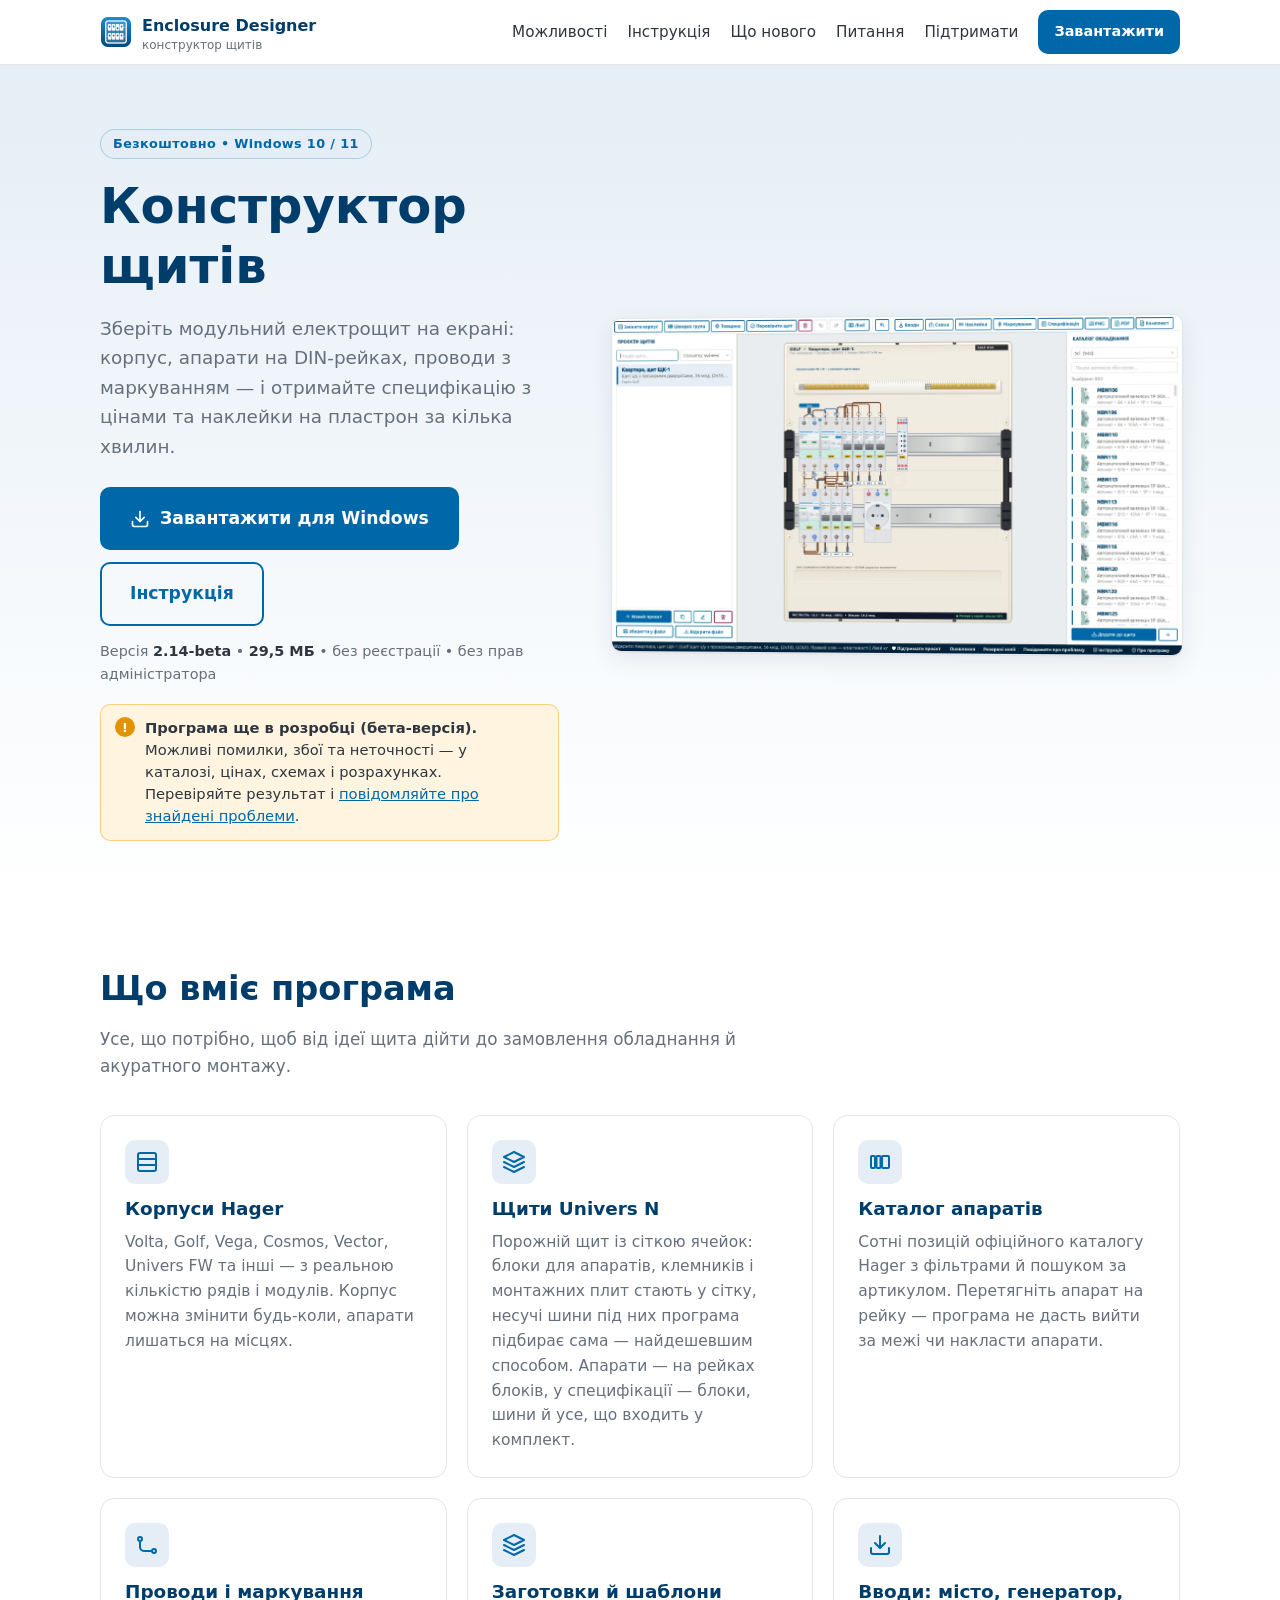
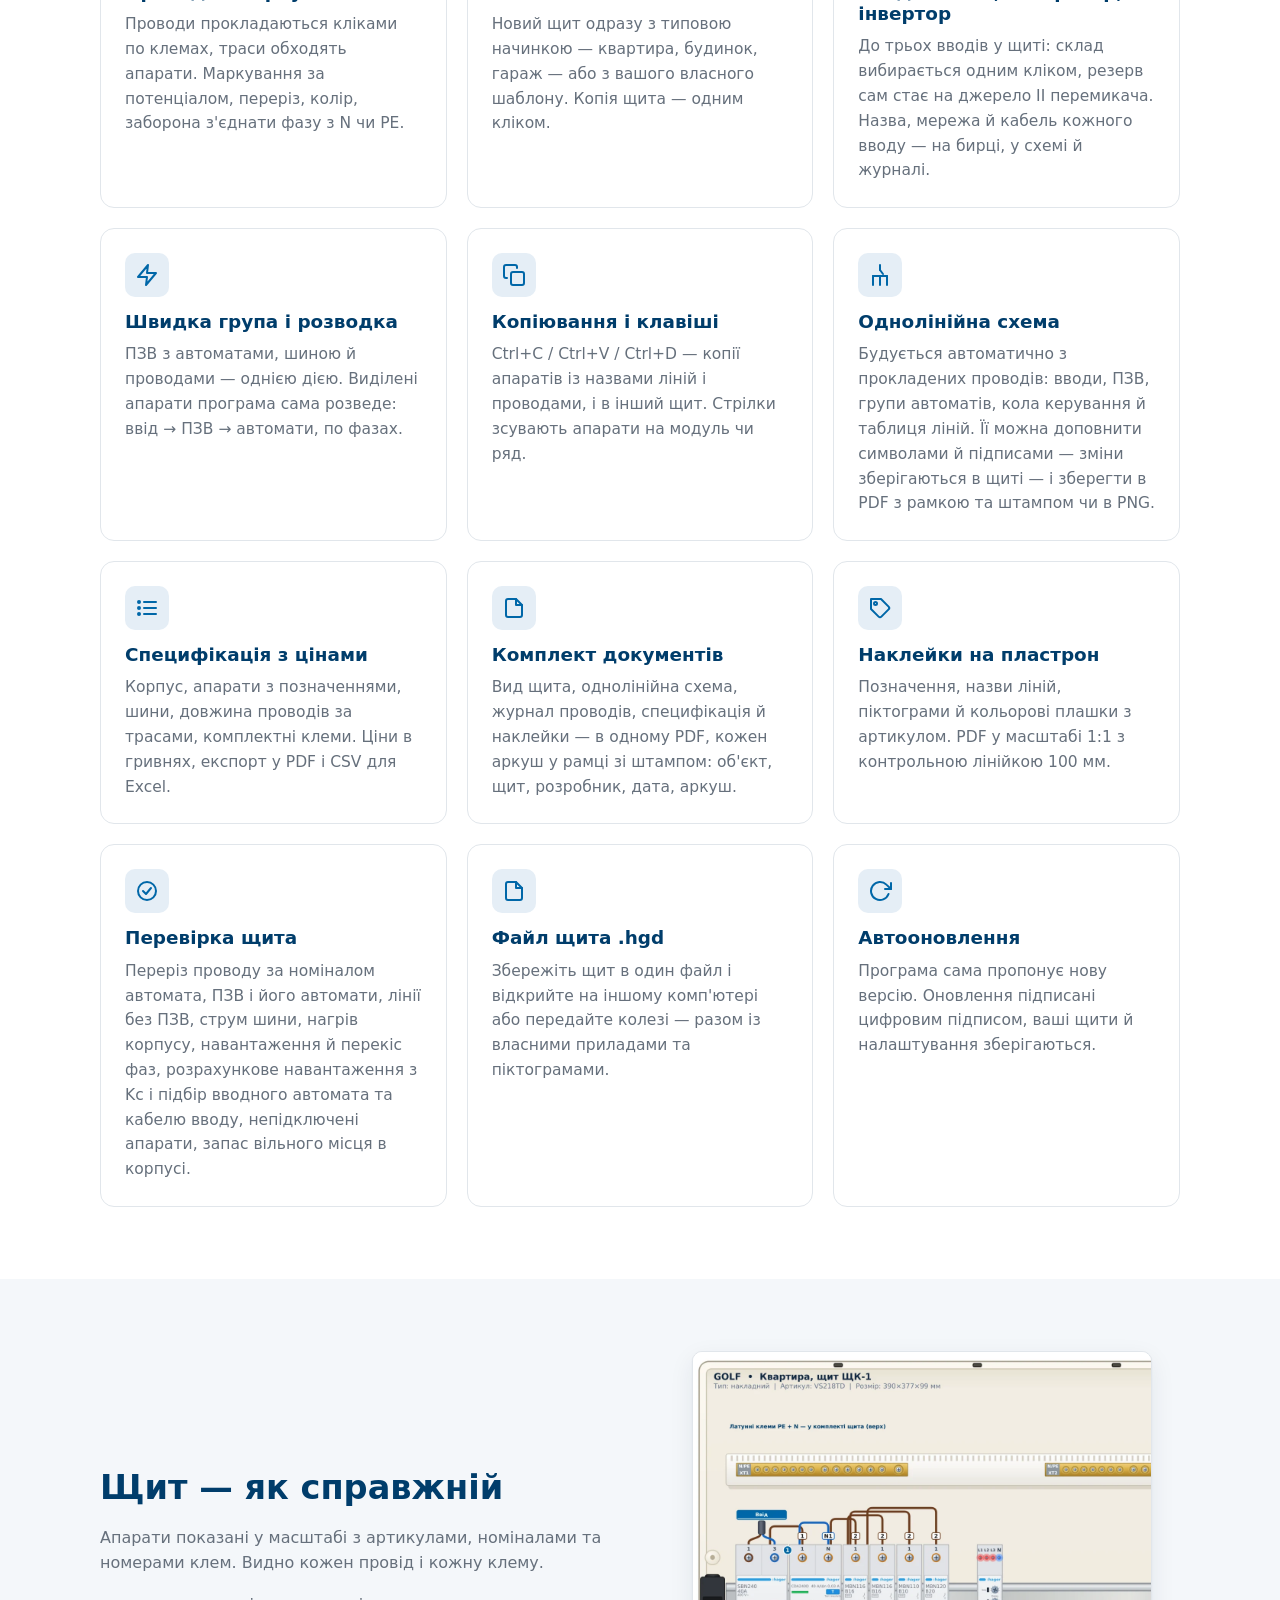
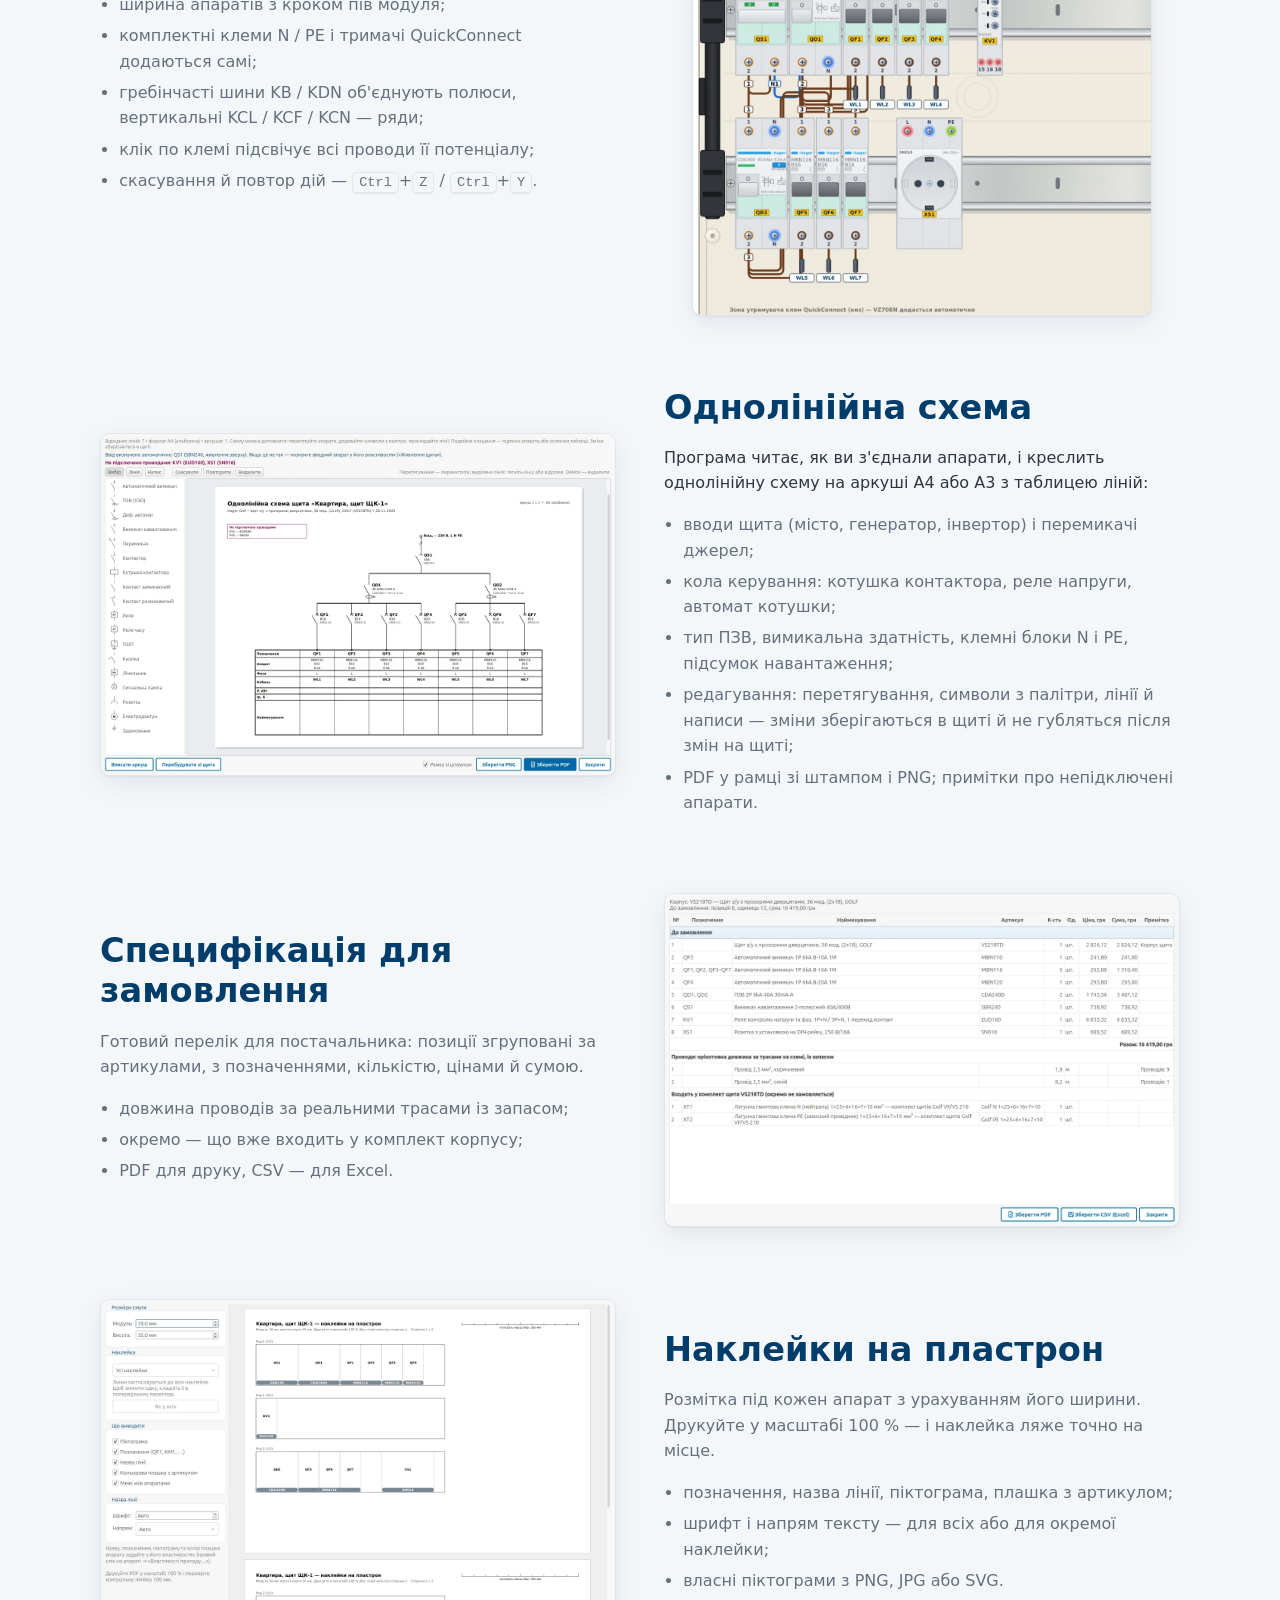
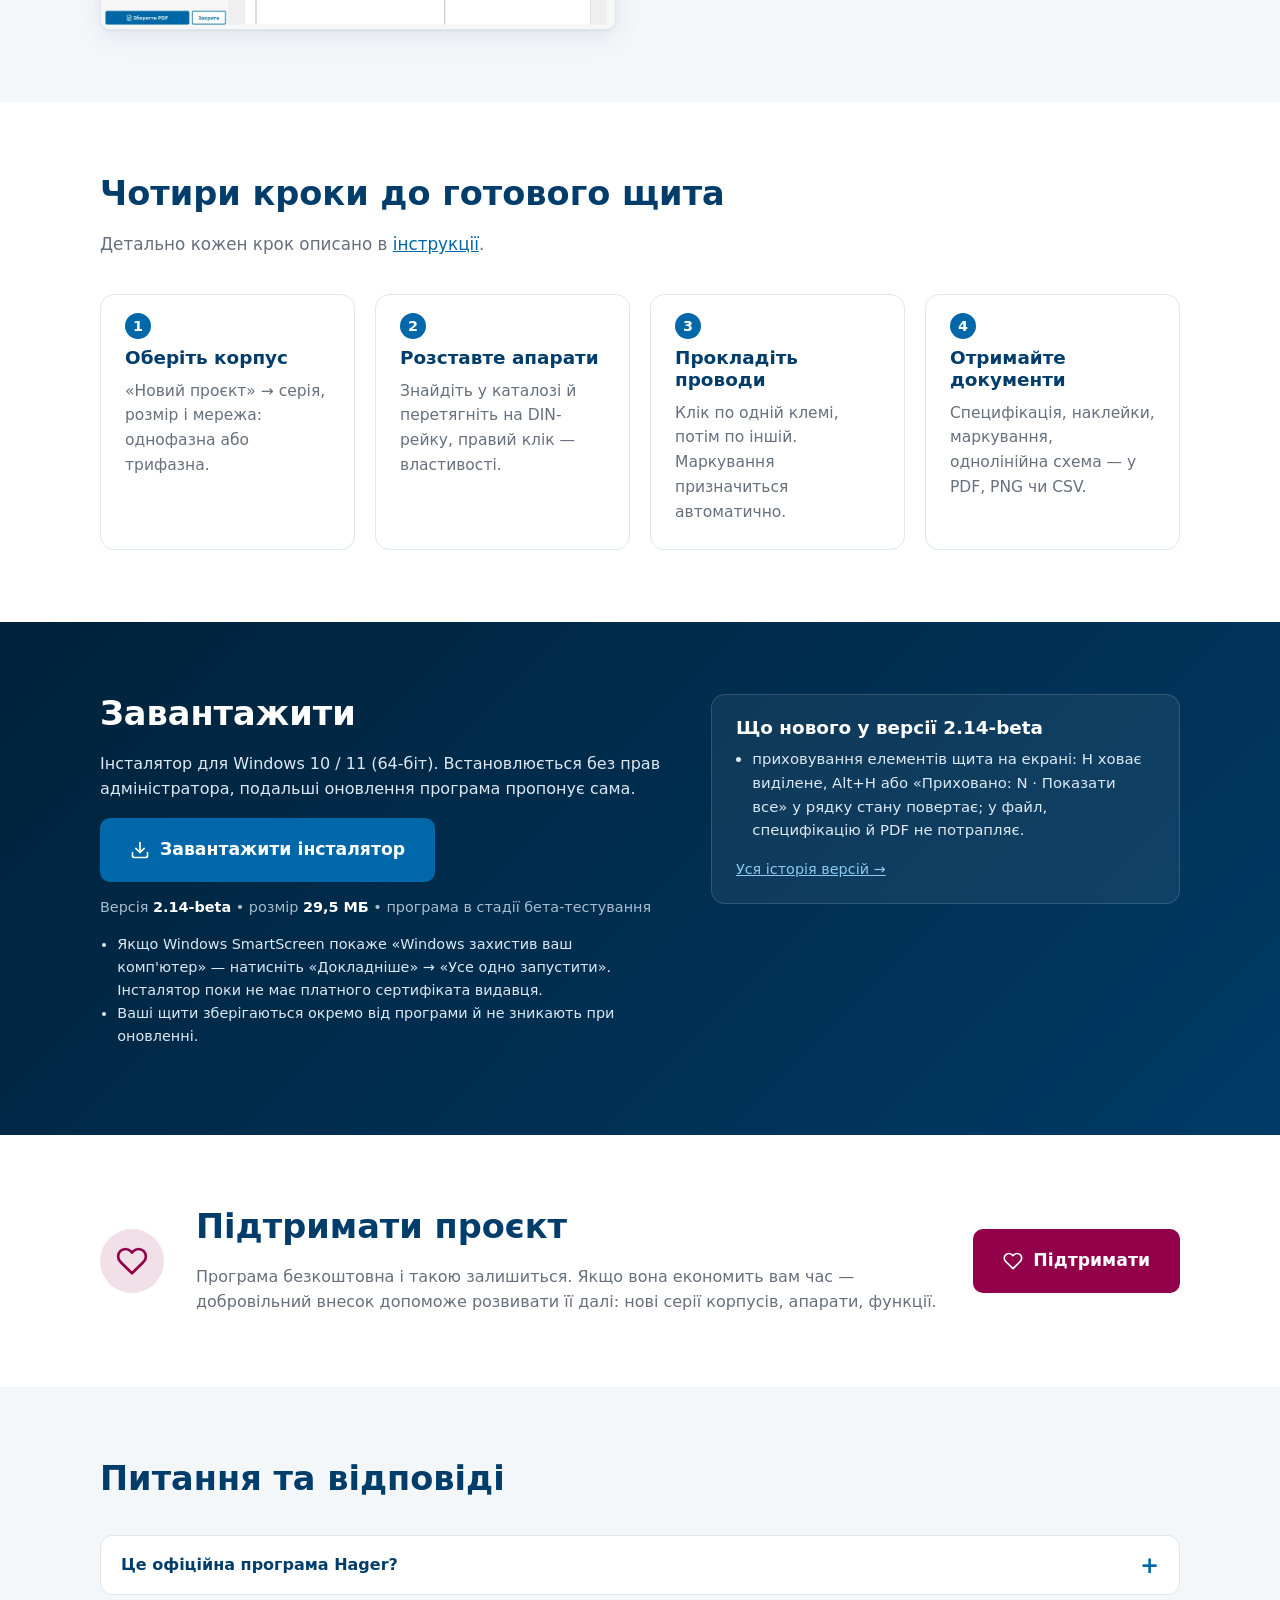
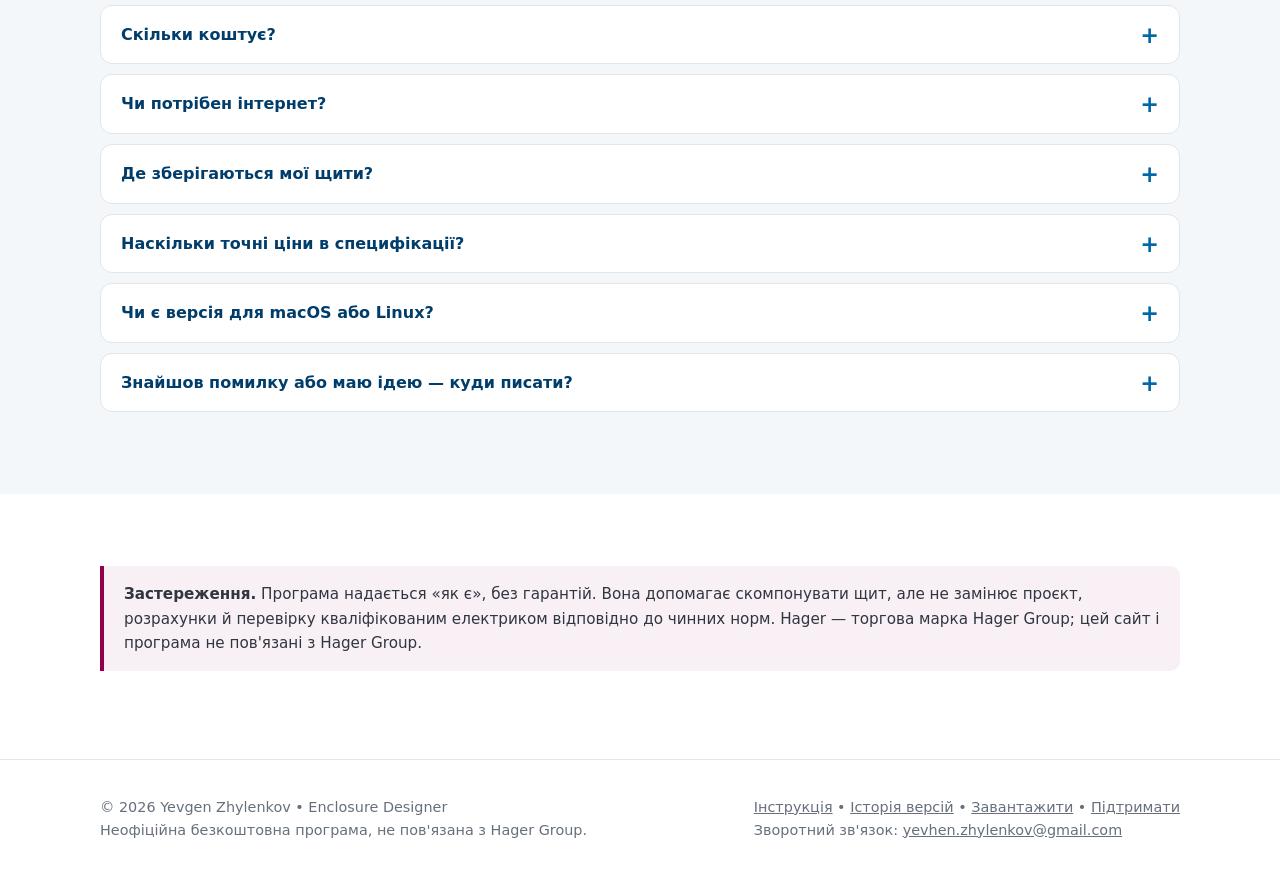
<file: index.html>
<!DOCTYPE html>
<html lang="uk">
<head>
<meta charset="UTF-8">
<meta name="viewport" content="width=device-width, initial-scale=1">
<title>Enclosure Designer — безкоштовний конструктор електрощитів</title>
<meta name="description" content="Безкоштовна програма для Windows: компонування модульних щитів Hager, проводи з маркуванням, специфікація з цінами, наклейки на пластрон, однолінійна схема. Неофіційна, від інженера для інженерів.">
<link rel="canonical" href="https://yevgenzhylenkov.github.io/enclosure-designer-releases/">
<link rel="icon" href="favicon.ico" sizes="any">
<link rel="icon" type="image/png" href="assets/img/icon-64.png">
<link rel="apple-touch-icon" href="assets/img/icon-256.png">
<meta property="og:type" content="website">
<meta property="og:locale" content="uk_UA">
<meta property="og:title" content="Enclosure Designer — безкоштовний конструктор електрощитів">
<meta property="og:description" content="Безкоштовна програма для Windows: компонування модульних щитів Hager, проводи з маркуванням, специфікація з цінами, наклейки на пластрон, однолінійна схема. Неофіційна, від інженера для інженерів.">
<meta property="og:url" content="https://yevgenzhylenkov.github.io/enclosure-designer-releases/">
<meta property="og:image" content="https://yevgenzhylenkov.github.io/enclosure-designer-releases/assets/img/og.png">
<meta name="theme-color" content="#0067a8">
<meta name="google-site-verification" content="0Ppe25AtgiL7wlejbKgXQ68NfMv2QieCdfnxO4yxT3c">
<script type="application/ld+json">{"@context":"https://schema.org","@type":"SoftwareApplication","name":"Enclosure Designer (Конструктор щитів)","description":"Безкоштовна програма для Windows: компонування модульних щитів Hager, проводи з маркуванням, специфікація з цінами, наклейки на пластрон, однолінійна схема. Неофіційна, від інженера для інженерів.","applicationCategory":"DesignApplication","operatingSystem":"Windows 10, Windows 11","inLanguage":"uk","url":"https://yevgenzhylenkov.github.io/enclosure-designer-releases/","image":"https://yevgenzhylenkov.github.io/enclosure-designer-releases/assets/img/og.png","downloadUrl":"https://github.com/YevgenZhylenkov/enclosure-designer-releases/releases/download/v2.14-beta/EnclosureDesigner-Setup-2.14-beta.exe","offers":{"@type":"Offer","price":"0","priceCurrency":"UAH"},"author":{"@type":"Person","name":"Yevgen Zhylenkov"},"softwareVersion":"2.14-beta"}</script>
<link rel="stylesheet" href="assets/style.css?v=74186f28">
</head>
<body>
<header class="topbar">
  <div class="wrap">
    <a class="brand" href="./"><img src="assets/img/icon-64.png" width="32" height="32" alt="">
      <span>Enclosure Designer<small>конструктор щитів</small></span></a>
    <button class="menu-toggle" type="button" aria-label="Меню" aria-expanded="false"
      onclick="var n=document.getElementById('nav');n.classList.toggle('open');this.setAttribute('aria-expanded',n.classList.contains('open'))">☰</button>
    <nav class="nav" id="nav">
      <a href="#features">Можливості</a>
      <a href="guide/">Інструкція</a>
      <a href="changelog/">Що нового</a>
      <a href="#faq">Питання</a>
      <a href="#donate">Підтримати</a>
      <a class="btn small" href="#download">Завантажити</a>
    </nav>
  </div>
</header>
<main>
<section class="hero">
  <div class="wrap">
    <div>
      <div class="badge">Безкоштовно • Windows 10 / 11</div>
      <h1>Конструктор щитів</h1>
      <p class="lead">Зберіть модульний електрощит на екрані: корпус, апарати на DIN-рейках, проводи з маркуванням —
        і отримайте специфікацію з цінами та наклейки на пластрон за кілька хвилин.</p>
      <div class="cta">
        <a class="btn big" href="https://github.com/YevgenZhylenkov/enclosure-designer-releases/releases/download/v2.14-beta/EnclosureDesigner-Setup-2.14-beta.exe"><svg viewBox="0 0 24 24" fill="none" stroke="currentColor" stroke-width="2" stroke-linecap="round" stroke-linejoin="round" aria-hidden="true"><path d="M21 15v4a2 2 0 0 1-2 2H5a2 2 0 0 1-2-2v-4"/><polyline points="7 10 12 15 17 10"/><line x1="12" y1="15" x2="12" y2="3"/></svg>Завантажити для Windows</a>
        <a class="btn big ghost" href="guide/">Інструкція</a>
      </div>
      <p class="meta">
        Версія <b>2.14-beta</b>         • <b>29,5 МБ</b>        • без реєстрації • без прав адміністратора
      </p>
      <p class="beta"><b>Програма ще в розробці (бета-версія).</b> Можливі помилки, збої та неточності — у каталозі,
        цінах, схемах і розрахунках. Перевіряйте результат і <a href="mailto:yevhen.zhylenkov@gmail.com">повідомляйте про
        знайдені проблеми</a>.</p>
    </div>
    <div class="shot"><img src="assets/img/main.webp" width="1600" height="940"
      alt="Головне вікно програми: список щитів, щит Golf з апаратами та проводами, каталог Hager"></div>
  </div>
</section>

<section id="features">
  <div class="wrap">
    <div class="section-head">
      <h2>Що вміє програма</h2>
      <p>Усе, що потрібно, щоб від ідеї щита дійти до замовлення обладнання й акуратного монтажу.</p>
    </div>
    <div class="grid c3">
      <div class="card"><div class="ico"><svg viewBox="0 0 24 24" fill="none" stroke="currentColor" stroke-width="2" stroke-linecap="round" stroke-linejoin="round" aria-hidden="true"><rect x="3" y="3" width="18" height="18" rx="2"/><line x1="3" y1="9" x2="21" y2="9"/><line x1="3" y1="15" x2="21" y2="15"/></svg></div><h3>Корпуси Hager</h3>
        <p>Volta, Golf, Vega, Cosmos, Vector, Univers FW та інші — з реальною кількістю рядів і модулів. Корпус можна змінити будь-коли, апарати лишаться на місцях.</p></div>
      <div class="card"><div class="ico"><svg viewBox="0 0 24 24" fill="none" stroke="currentColor" stroke-width="2" stroke-linecap="round" stroke-linejoin="round" aria-hidden="true"><polygon points="12 2 2 7 12 12 22 7 12 2"/><polyline points="2 17 12 22 22 17"/><polyline points="2 12 12 17 22 12"/></svg></div><h3>Щити Univers N</h3>
        <p>Порожній щит із сіткою ячейок: блоки для апаратів, клемників і монтажних плит стають у сітку, несучі шини під них програма підбирає сама — найдешевшим способом. Апарати — на рейках блоків, у специфікації — блоки, шини й усе, що входить у комплект.</p></div>
      <div class="card"><div class="ico"><svg viewBox="0 0 24 24" fill="none" stroke="currentColor" stroke-width="2" stroke-linecap="round" stroke-linejoin="round" aria-hidden="true"><rect x="3" y="6" width="4" height="12" rx="1"/><rect x="8.5" y="6" width="4" height="12" rx="1"/><rect x="14" y="6" width="7" height="12" rx="1"/></svg></div><h3>Каталог апаратів</h3>
        <p>Сотні позицій офіційного каталогу Hager з фільтрами й пошуком за артикулом. Перетягніть апарат на рейку — програма не дасть вийти за межі чи накласти апарати.</p></div>
      <div class="card"><div class="ico"><svg viewBox="0 0 24 24" fill="none" stroke="currentColor" stroke-width="2" stroke-linecap="round" stroke-linejoin="round" aria-hidden="true"><circle cx="5" cy="6" r="2"/><circle cx="19" cy="18" r="2"/><path d="M5 8v6a4 4 0 0 0 4 4h8"/></svg></div><h3>Проводи і маркування</h3>
        <p>Проводи прокладаються кліками по клемах, траси обходять апарати. Маркування за потенціалом, переріз, колір, заборона з'єднати фазу з N чи PE.</p></div>
      <div class="card"><div class="ico"><svg viewBox="0 0 24 24" fill="none" stroke="currentColor" stroke-width="2" stroke-linecap="round" stroke-linejoin="round" aria-hidden="true"><polygon points="12 2 2 7 12 12 22 7 12 2"/><polyline points="2 17 12 22 22 17"/><polyline points="2 12 12 17 22 12"/></svg></div><h3>Заготовки й шаблони</h3>
        <p>Новий щит одразу з типовою начинкою — квартира, будинок, гараж — або з вашого власного шаблону. Копія щита — одним кліком.</p></div>
      <div class="card"><div class="ico"><svg viewBox="0 0 24 24" fill="none" stroke="currentColor" stroke-width="2" stroke-linecap="round" stroke-linejoin="round" aria-hidden="true"><path d="M21 15v4a2 2 0 0 1-2 2H5a2 2 0 0 1-2-2v-4"/><polyline points="7 10 12 15 17 10"/><line x1="12" y1="15" x2="12" y2="3"/></svg></div><h3>Вводи: місто, генератор, інвертор</h3>
        <p>До трьох вводів у щиті: склад вибирається одним кліком, резерв сам стає на джерело II перемикача. Назва, мережа й кабель кожного вводу — на бирці, у схемі й журналі.</p></div>
      <div class="card"><div class="ico"><svg viewBox="0 0 24 24" fill="none" stroke="currentColor" stroke-width="2" stroke-linecap="round" stroke-linejoin="round" aria-hidden="true"><polygon points="13 2 3 14 12 14 11 22 21 10 12 10 13 2"/></svg></div><h3>Швидка група і розводка</h3>
        <p>ПЗВ з автоматами, шиною й проводами — однією дією. Виділені апарати програма сама розведе: ввід → ПЗВ → автомати, по фазах.</p></div>
      <div class="card"><div class="ico"><svg viewBox="0 0 24 24" fill="none" stroke="currentColor" stroke-width="2" stroke-linecap="round" stroke-linejoin="round" aria-hidden="true"><rect x="9" y="9" width="13" height="13" rx="2"/><path d="M5 15H4a2 2 0 0 1-2-2V4a2 2 0 0 1 2-2h9a2 2 0 0 1 2 2v1"/></svg></div><h3>Копіювання і клавіші</h3>
        <p>Ctrl+C / Ctrl+V / Ctrl+D — копії апаратів із назвами ліній і проводами, і в інший щит. Стрілки зсувають апарати на модуль чи ряд.</p></div>
      <div class="card"><div class="ico"><svg viewBox="0 0 24 24" fill="none" stroke="currentColor" stroke-width="2" stroke-linecap="round" stroke-linejoin="round" aria-hidden="true"><line x1="12" y1="2" x2="12" y2="7"/><line x1="12" y1="7" x2="15" y2="11"/><path d="M5 13h14"/><line x1="5" y1="13" x2="5" y2="22"/><line x1="12" y1="13" x2="12" y2="22"/><line x1="19" y1="13" x2="19" y2="22"/></svg></div><h3>Однолінійна схема</h3>
        <p>Будується автоматично з прокладених проводів: вводи, ПЗВ, групи автоматів, кола керування й таблиця ліній. Її можна доповнити символами й підписами — зміни зберігаються в щиті — і зберегти в PDF з рамкою та штампом чи в PNG.</p></div>
      <div class="card"><div class="ico"><svg viewBox="0 0 24 24" fill="none" stroke="currentColor" stroke-width="2" stroke-linecap="round" stroke-linejoin="round" aria-hidden="true"><line x1="9" y1="6" x2="21" y2="6"/><line x1="9" y1="12" x2="21" y2="12"/><line x1="9" y1="18" x2="21" y2="18"/><circle cx="4" cy="6" r="1"/><circle cx="4" cy="12" r="1"/><circle cx="4" cy="18" r="1"/></svg></div><h3>Специфікація з цінами</h3>
        <p>Корпус, апарати з позначеннями, шини, довжина проводів за трасами, комплектні клеми. Ціни в гривнях, експорт у PDF і CSV для Excel.</p></div>
      <div class="card"><div class="ico"><svg viewBox="0 0 24 24" fill="none" stroke="currentColor" stroke-width="2" stroke-linecap="round" stroke-linejoin="round" aria-hidden="true"><path d="M14 3H6a2 2 0 0 0-2 2v14a2 2 0 0 0 2 2h12a2 2 0 0 0 2-2V9z"/><polyline points="14 3 14 9 20 9"/></svg></div><h3>Комплект документів</h3>
        <p>Вид щита, однолінійна схема, журнал проводів, специфікація й наклейки — в одному PDF, кожен аркуш у рамці зі штампом: об'єкт, щит, розробник, дата, аркуш.</p></div>
      <div class="card"><div class="ico"><svg viewBox="0 0 24 24" fill="none" stroke="currentColor" stroke-width="2" stroke-linecap="round" stroke-linejoin="round" aria-hidden="true"><path d="M20.6 13.4 13.4 20.6a2 2 0 0 1-2.8 0L3 13V3h10l7.6 7.6a2 2 0 0 1 0 2.8z"/><circle cx="7.5" cy="7.5" r="1.5"/></svg></div><h3>Наклейки на пластрон</h3>
        <p>Позначення, назви ліній, піктограми й кольорові плашки з артикулом. PDF у масштабі 1:1 з контрольною лінійкою 100 мм.</p></div>
      <div class="card"><div class="ico"><svg viewBox="0 0 24 24" fill="none" stroke="currentColor" stroke-width="2" stroke-linecap="round" stroke-linejoin="round" aria-hidden="true"><circle cx="12" cy="12" r="9"/><polyline points="8 12 11 15 16 9"/></svg></div><h3>Перевірка щита</h3>
        <p>Переріз проводу за номіналом автомата, ПЗВ і його автомати, лінії без ПЗВ, струм шини, нагрів корпусу, навантаження й перекіс фаз, розрахункове навантаження з Kс і підбір вводного автомата та кабелю вводу, непідключені апарати, запас вільного місця в корпусі.</p></div>
      <div class="card"><div class="ico"><svg viewBox="0 0 24 24" fill="none" stroke="currentColor" stroke-width="2" stroke-linecap="round" stroke-linejoin="round" aria-hidden="true"><path d="M14 3H6a2 2 0 0 0-2 2v14a2 2 0 0 0 2 2h12a2 2 0 0 0 2-2V9z"/><polyline points="14 3 14 9 20 9"/></svg></div><h3>Файл щита .hgd</h3>
        <p>Збережіть щит в один файл і відкрийте на іншому комп'ютері або передайте колезі — разом із власними приладами та піктограмами.</p></div>
      <div class="card"><div class="ico"><svg viewBox="0 0 24 24" fill="none" stroke="currentColor" stroke-width="2" stroke-linecap="round" stroke-linejoin="round" aria-hidden="true"><polyline points="23 4 23 10 17 10"/><path d="M20.5 15a9 9 0 1 1-2.1-9.4L23 10"/></svg></div><h3>Автооновлення</h3>
        <p>Програма сама пропонує нову версію. Оновлення підписані цифровим підписом, ваші щити й налаштування зберігаються.</p></div>
    </div>
  </div>
</section>

<section class="soft" id="screens">
  <div class="wrap">
    <div class="feature">
      <div class="text">
        <h2>Щит — як справжній</h2>
        <p class="muted">Апарати показані у масштабі з артикулами, номіналами та номерами клем. Видно кожен провід і кожну клему.</p>
        <ul>
          <li>ширина апаратів з кроком пів модуля;</li>
          <li>комплектні клеми N / PE і тримачі QuickConnect додаються самі;</li>
          <li>гребінчасті шини KB / KDN об'єднують полюси, вертикальні KCL / KCF / KCN — ряди;</li>
          <li>клік по клемі підсвічує всі проводи її потенціалу;</li>
          <li>скасування й повтор дій — <kbd>Ctrl</kbd>+<kbd>Z</kbd> / <kbd>Ctrl</kbd>+<kbd>Y</kbd>.</li>
        </ul>
      </div>
      <div class="shot tall"><img src="assets/img/board.webp" width="1200" height="1474" loading="lazy"
        alt="Щит Golf на два ряди: вимикач навантаження, ПЗВ, автомати, реле напруги, розетка, проводи з маркуванням"></div>
    </div>
    <div class="feature flip">
      <div class="text">
        <h2>Однолінійна схема</h2>
        <p>Програма читає, як ви з'єднали апарати, і креслить однолінійну схему на аркуші A4 або A3 з таблицею ліній:</p>
        <ul>
          <li>вводи щита (місто, генератор, інвертор) і перемикачі джерел;</li>
          <li>кола керування: котушка контактора, реле напруги, автомат котушки;</li>
          <li>тип ПЗВ, вимикальна здатність, клемні блоки N і PE, підсумок навантаження;</li>
          <li>редагування: перетягування, символи з палітри, лінії й написи — зміни зберігаються в щиті й не губляться після змін на щиті;</li>
          <li>PDF у рамці зі штампом і PNG; примітки про непідключені апарати.</li>
        </ul>
      </div>
      <div class="shot"><img src="assets/img/scheme.webp" width="1360" height="900" loading="lazy"
        alt="Вікно однолінійної схеми з палітрою символів і таблицею відхідних ліній"></div>
    </div>
    <div class="feature">
      <div class="text">
        <h2>Специфікація для замовлення</h2>
        <p class="muted">Готовий перелік для постачальника: позиції згруповані за артикулами, з позначеннями, кількістю, цінами й сумою.</p>
        <ul>
          <li>довжина проводів за реальними трасами із запасом;</li>
          <li>окремо — що вже входить у комплект корпусу;</li>
          <li>PDF для друку, CSV — для Excel.</li>
        </ul>
      </div>
      <div class="shot"><img src="assets/img/spec.webp" width="1240" height="800" loading="lazy"
        alt="Специфікація щита: корпус, автомати, ПЗВ, реле, розетка, проводи, сума в гривнях"></div>
    </div>
    <div class="feature flip">
      <div class="text">
        <h2>Наклейки на пластрон</h2>
        <p class="muted">Розмітка під кожен апарат з урахуванням його ширини. Друкуйте у масштабі 100 % — і наклейка ляже точно на місце.</p>
        <ul>
          <li>позначення, назва лінії, піктограма, плашка з артикулом;</li>
          <li>шрифт і напрям тексту — для всіх або для окремої наклейки;</li>
          <li>власні піктограми з PNG, JPG або SVG.</li>
        </ul>
      </div>
      <div class="shot"><img src="assets/img/labels.webp" width="1280" height="820" loading="lazy"
        alt="Налаштування наклейок і попередній перегляд аркуша з наклейками для кожного ряду"></div>
    </div>
  </div>
</section>

<section id="how">
  <div class="wrap">
    <div class="section-head">
      <h2>Чотири кроки до готового щита</h2>
      <p>Детально кожен крок описано в <a href="guide/">інструкції</a>.</p>
    </div>
    <div class="steps">
      <div class="card"><h3>Оберіть корпус</h3><p>«Новий проєкт» → серія, розмір і мережа: однофазна або трифазна.</p></div>
      <div class="card"><h3>Розставте апарати</h3><p>Знайдіть у каталозі й перетягніть на DIN-рейку, правий клік — властивості.</p></div>
      <div class="card"><h3>Прокладіть проводи</h3><p>Клік по одній клемі, потім по іншій. Маркування призначиться автоматично.</p></div>
      <div class="card"><h3>Отримайте документи</h3><p>Специфікація, наклейки, маркування, однолінійна схема — у PDF, PNG чи CSV.</p></div>
    </div>
  </div>
</section>

<section class="download" id="download">
  <div class="wrap">
    <div>
      <h2>Завантажити</h2>
      <p>Інсталятор для Windows 10 / 11 (64-біт). Встановлюється без прав адміністратора, подальші оновлення програма
        пропонує сама.</p>
      <div class="cta">
        <a class="btn big" href="https://github.com/YevgenZhylenkov/enclosure-designer-releases/releases/download/v2.14-beta/EnclosureDesigner-Setup-2.14-beta.exe"><svg viewBox="0 0 24 24" fill="none" stroke="currentColor" stroke-width="2" stroke-linecap="round" stroke-linejoin="round" aria-hidden="true"><path d="M21 15v4a2 2 0 0 1-2 2H5a2 2 0 0 1-2-2v-4"/><polyline points="7 10 12 15 17 10"/><line x1="12" y1="15" x2="12" y2="3"/></svg>Завантажити інсталятор</a>
      </div>
      <p class="meta">
        Версія <b>2.14-beta</b>         • розмір <b>29,5 МБ</b>        • програма в стадії бета-тестування
      </p>
      <ul class="small">
        <li>Якщо Windows SmartScreen покаже «Windows захистив ваш комп'ютер» — натисніть «Докладніше» → «Усе одно запустити».
          Інсталятор поки не має платного сертифіката видавця.</li>
        <li>Ваші щити зберігаються окремо від програми й не зникають при оновленні.</li>
      </ul>
    </div>
        <div class="notes">
      <h3>Що нового у версії 2.14-beta</h3>
      <ul><li>приховування елементів щита на екрані: H ховає виділене, Alt+H або «Приховано: N · Показати все» у рядку стану повертає; у файл, специфікацію й PDF не потрапляє.</li></ul>      <p class="small" style="margin:1em 0 0"><a href="changelog/" style="color:#8cc8f0">Уся історія версій →</a></p>
    </div>
      </div>
</section>

<section class="donate" id="donate">
  <div class="wrap">
    <div class="heart"><svg viewBox="0 0 24 24" fill="none" stroke="currentColor" stroke-width="2" stroke-linecap="round" stroke-linejoin="round" aria-hidden="true"><path d="M20.8 4.6a5.5 5.5 0 0 0-7.8 0L12 5.7l-1-1.1a5.5 5.5 0 0 0-7.8 7.8l1 1.1L12 21.2l7.8-7.7 1-1.1a5.5 5.5 0 0 0 0-7.8z"/></svg></div>
    <div>
      <h2>Підтримати проєкт</h2>
      <p class="muted" style="margin:0">Програма безкоштовна і такою залишиться. Якщо вона економить вам час — добровільний
        внесок допоможе розвивати її далі: нові серії корпусів, апарати, функції.</p>
    </div>
    <a class="btn big berry" href="https://donatello.to/enclosure_designer" target="_blank" rel="noopener"><svg viewBox="0 0 24 24" fill="none" stroke="currentColor" stroke-width="2" stroke-linecap="round" stroke-linejoin="round" aria-hidden="true"><path d="M20.8 4.6a5.5 5.5 0 0 0-7.8 0L12 5.7l-1-1.1a5.5 5.5 0 0 0-7.8 7.8l1 1.1L12 21.2l7.8-7.7 1-1.1a5.5 5.5 0 0 0 0-7.8z"/></svg>Підтримати</a>
  </div>
</section>

<section class="soft" id="faq">
  <div class="wrap">
    <div class="section-head"><h2>Питання та відповіді</h2></div>
    <details><summary>Це офіційна програма Hager?</summary><div>Ні. Програму створив незалежний розробник; вона не є продуктом
      Hager Group і не підтримується нею. Назви й артикули обладнання використано лише для зручності підбору.</div></details>
    <details><summary>Скільки коштує?</summary><div>Нічого. Програма безкоштовна, без реклами й обмежень. За бажанням можна
      <a href="https://donatello.to/enclosure_designer" target="_blank" rel="noopener">підтримати розробку</a>.</div></details>
    <details><summary>Чи потрібен інтернет?</summary><div>Ні, програма працює повністю офлайн. Інтернет потрібен лише для
      перевірки оновлень і надсилання анонімної статистики запусків (версія програми, версія Windows, мова системи;
      без проєктів і особистих даних) — якщо інтернету немає, програма просто пропустить це.</div></details>
    <details><summary>Де зберігаються мої щити?</summary><div>У базі на вашому комп'ютері: папка
      <code>%USERPROFILE%\.enclosure_designer</code>. Програма щодня й перед кожним оновленням робить резервну копію бази,
      повернутися до неї — кнопка «Резервні копії» → «Відновити базу з копії…». Щоб перенести щит на інший комп'ютер — «Зберегти у файл» (.hgd).</div></details>
    <details><summary>Наскільки точні ціни в специфікації?</summary><div>Ціни взято з каталогу на момент виходу версії —
      це орієнтир. Перед замовленням уточнюйте актуальні ціни в постачальника.</div></details>
    <details><summary>Чи є версія для macOS або Linux?</summary><div>Поки лише Windows 10 / 11.</div></details>
    <details><summary>Знайшов помилку або маю ідею — куди писати?</summary><div>На
      <a href="mailto:yevhen.zhylenkov@gmail.com">yevhen.zhylenkov@gmail.com</a>. Добре, якщо до листа додасте файл щита .hgd і знімок
      екрана. При збоях програма сама пише журнал <code>crash.log</code> у папку «Документи\Enclosure Designer» — його теж варто додати.</div></details>
  </div>
</section>

<section>
  <div class="wrap">
    <p class="notice"><b>Застереження.</b> Програма надається «як є», без гарантій. Вона допомагає скомпонувати щит, але не
      замінює проєкт, розрахунки й перевірку кваліфікованим електриком відповідно до чинних норм. Hager — торгова марка
      Hager Group; цей сайт і програма не пов'язані з Hager Group.</p>
  </div>
</section>
</main>
<footer>
  <div class="wrap">
    <div>© 2026 Yevgen Zhylenkov • Enclosure Designer<br>
      Неофіційна безкоштовна програма, не пов'язана з Hager Group.</div>
    <div>
      <a href="guide/">Інструкція</a> •
      <a href="changelog/">Історія версій</a> •
      <a href="https://github.com/YevgenZhylenkov/enclosure-designer-releases/releases/download/v2.14-beta/EnclosureDesigner-Setup-2.14-beta.exe">Завантажити</a> •
      <a href="https://donatello.to/enclosure_designer" target="_blank" rel="noopener">Підтримати</a><br>
      Зворотний зв'язок: <a href="mailto:yevhen.zhylenkov@gmail.com">yevhen.zhylenkov@gmail.com</a>
    </div>
  </div>
</footer>
</body>
</html>
</file>
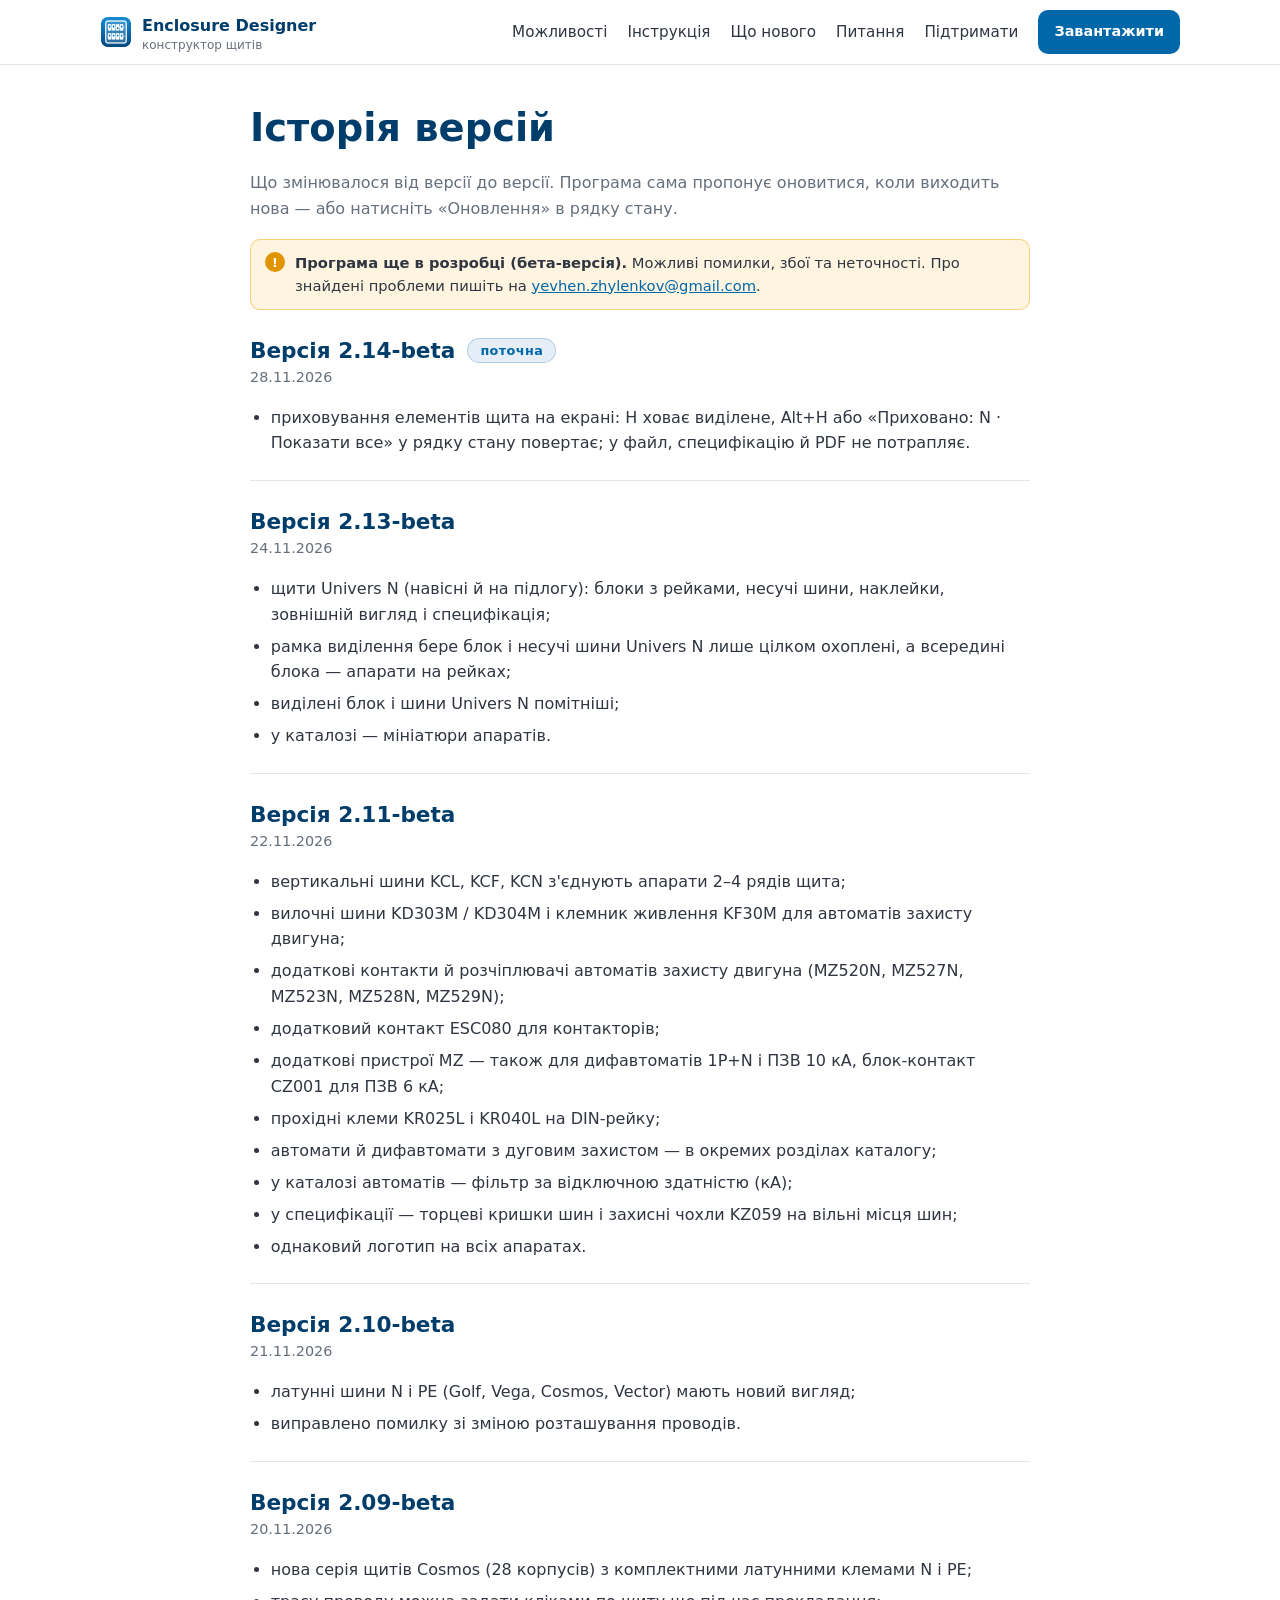
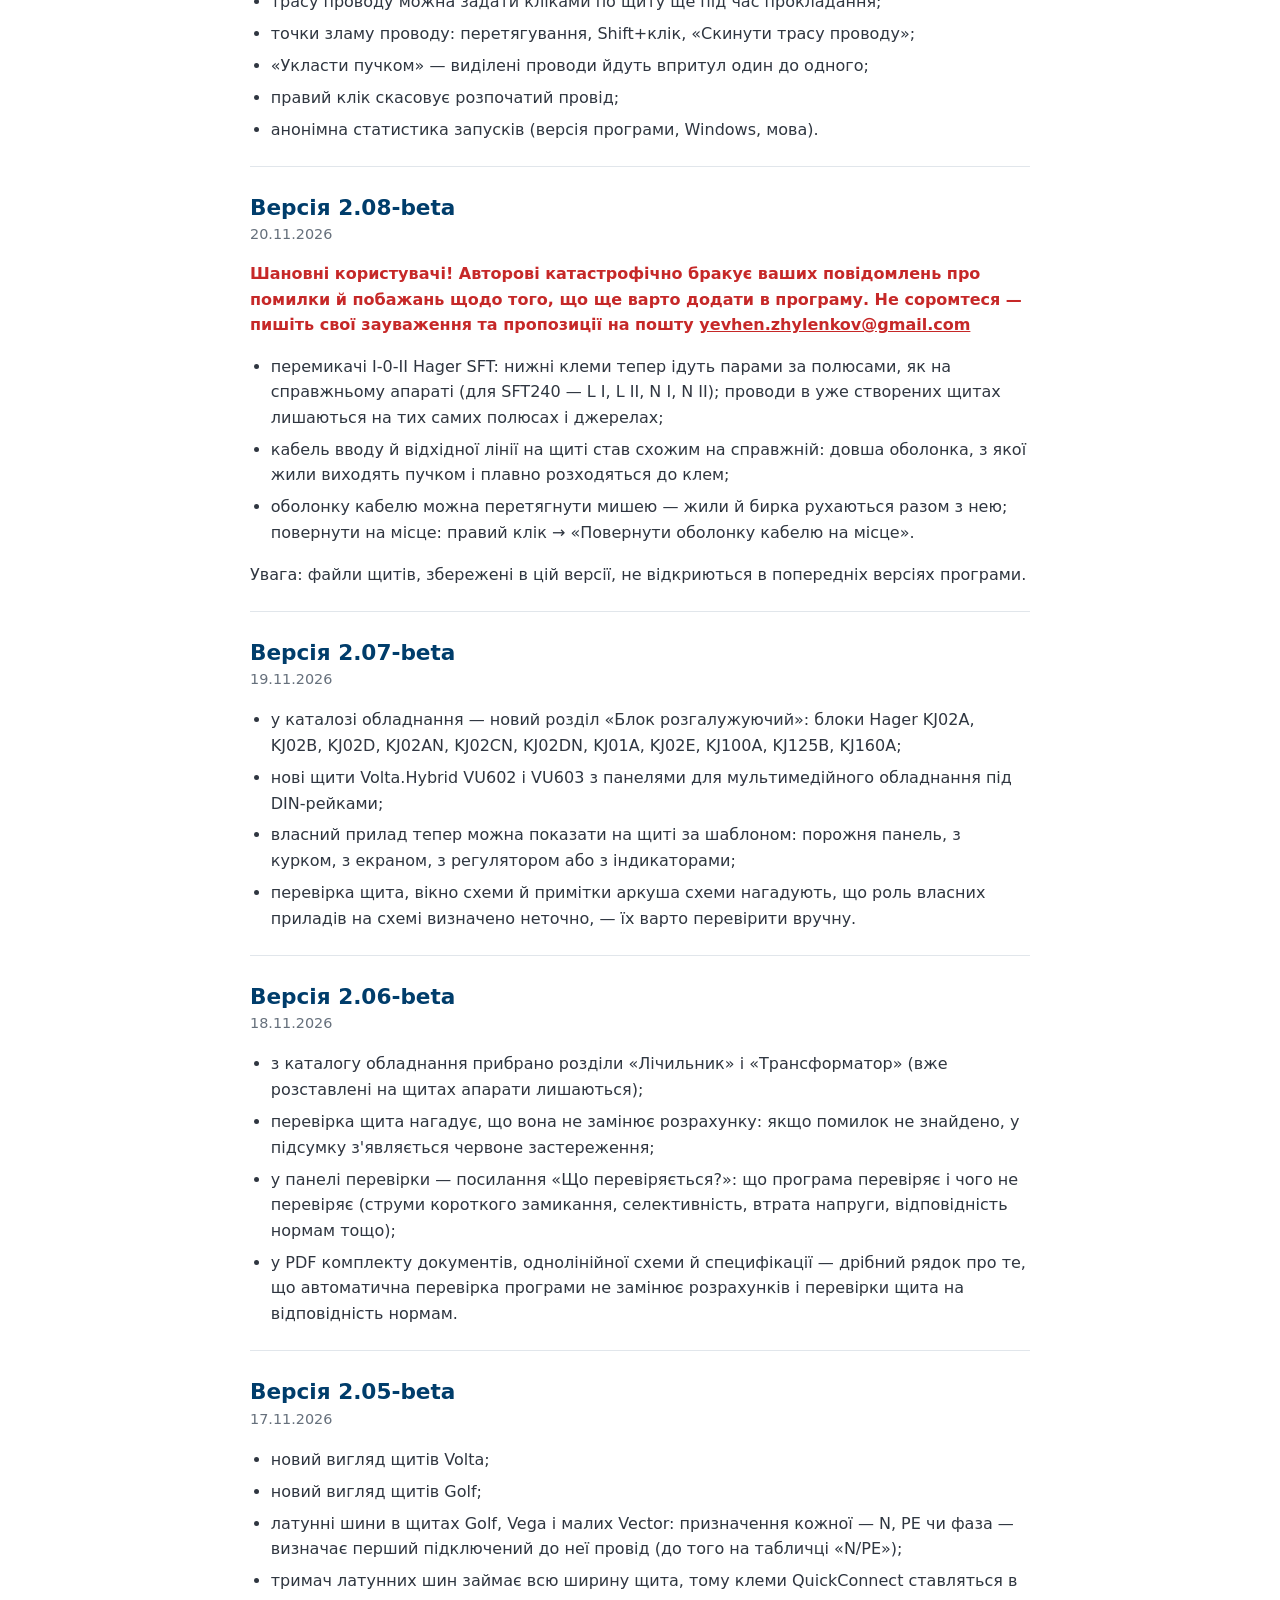
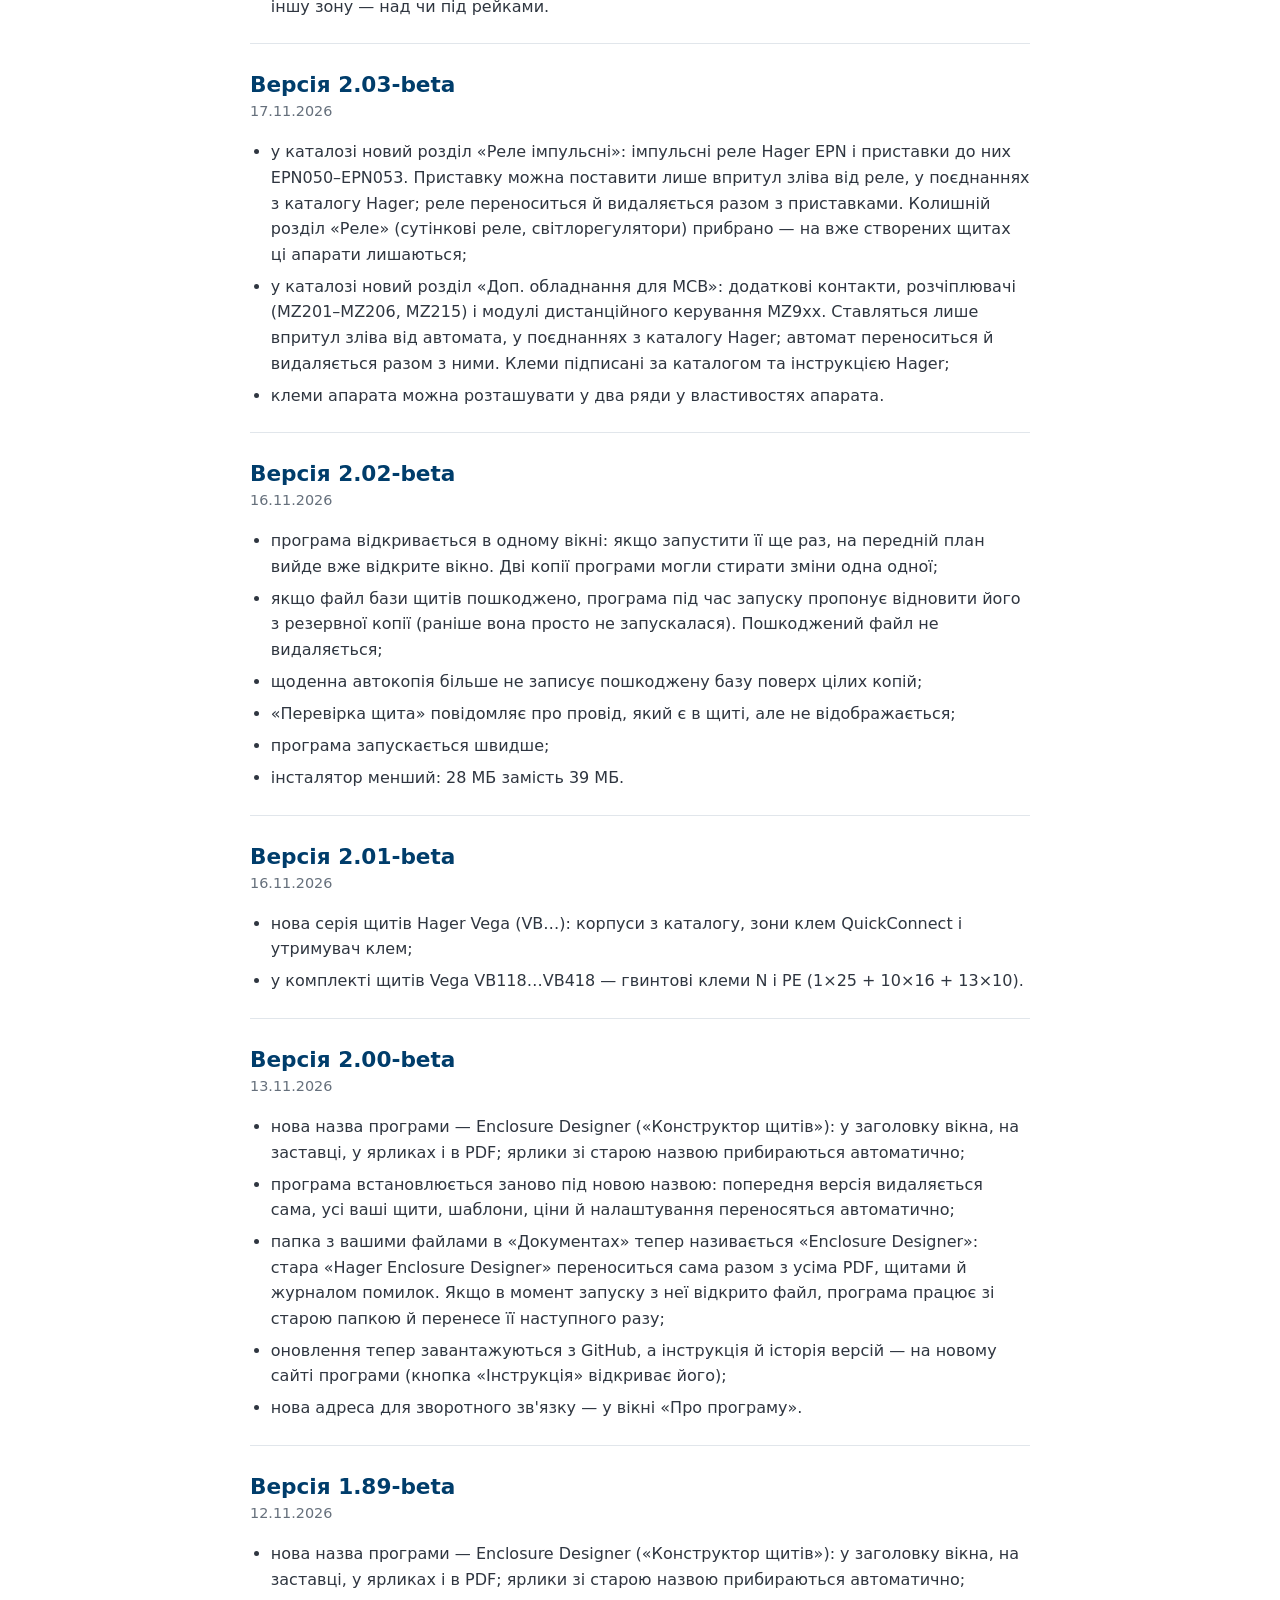
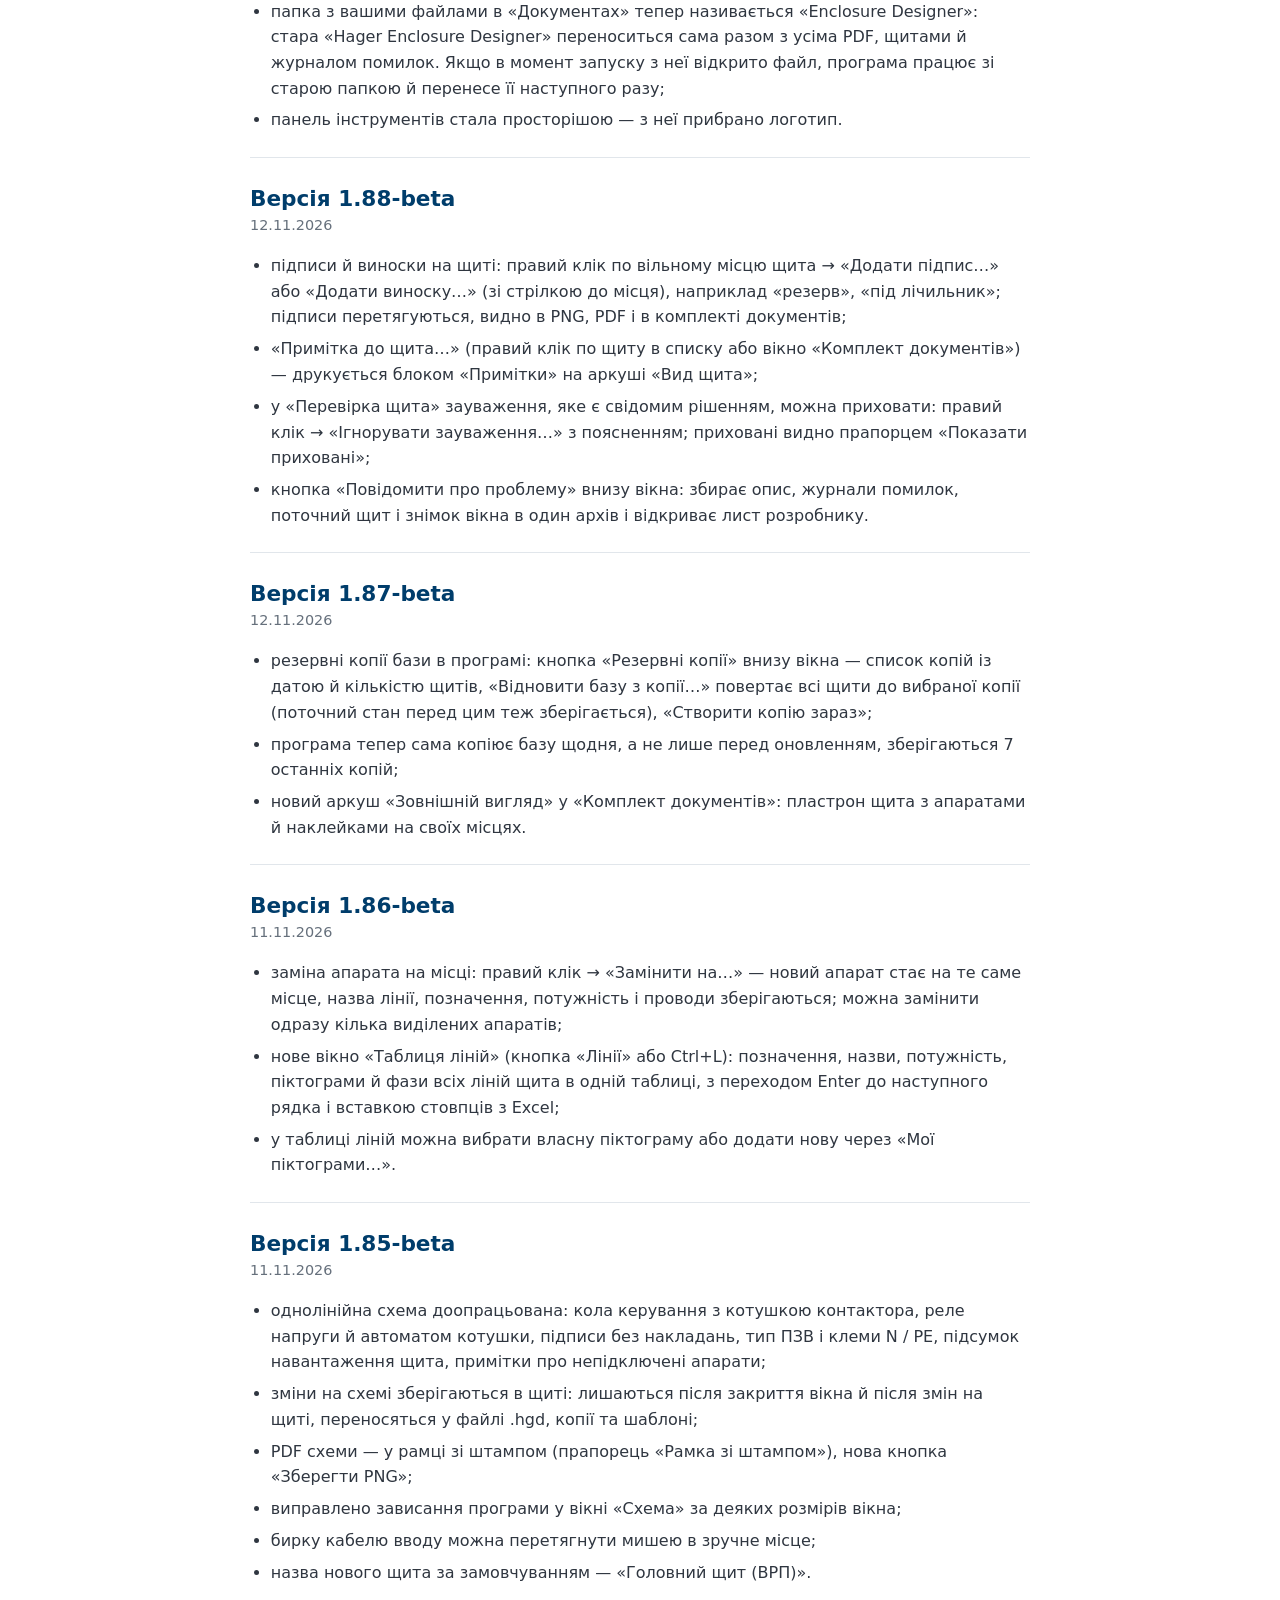
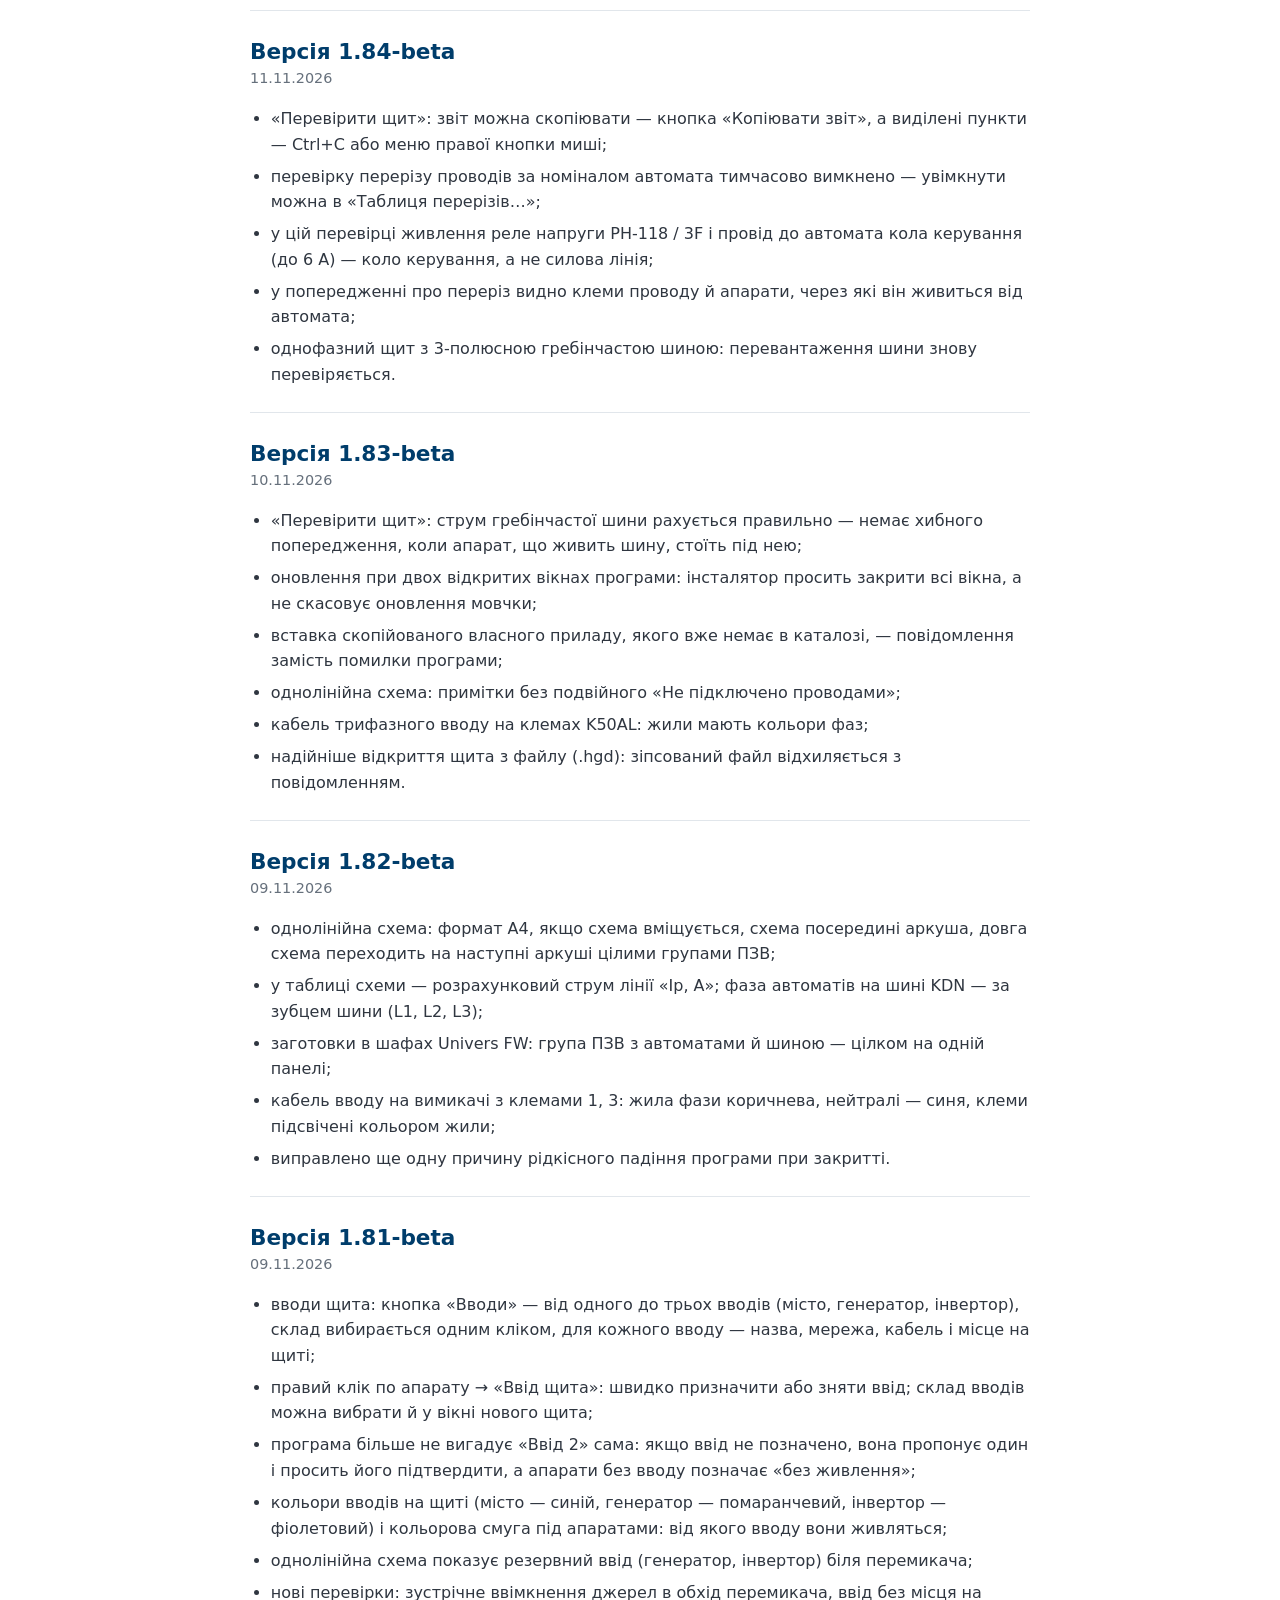
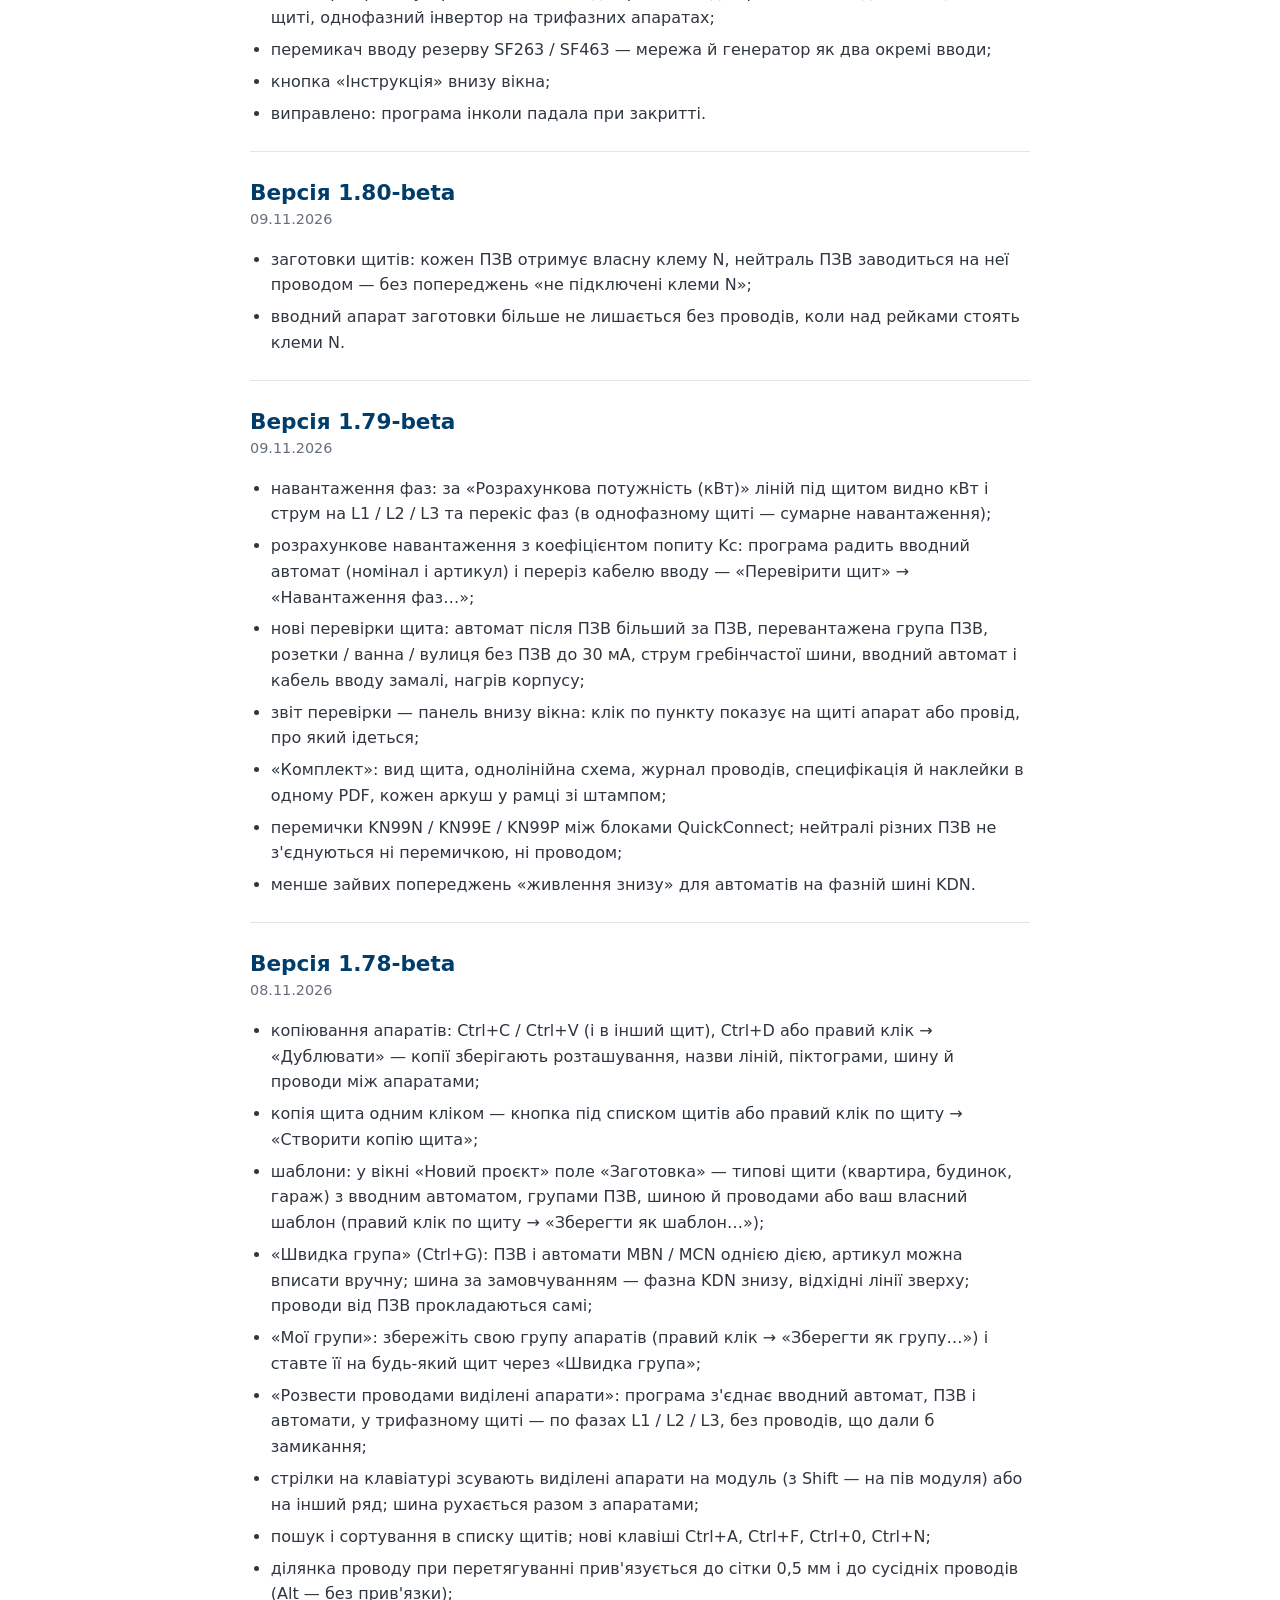
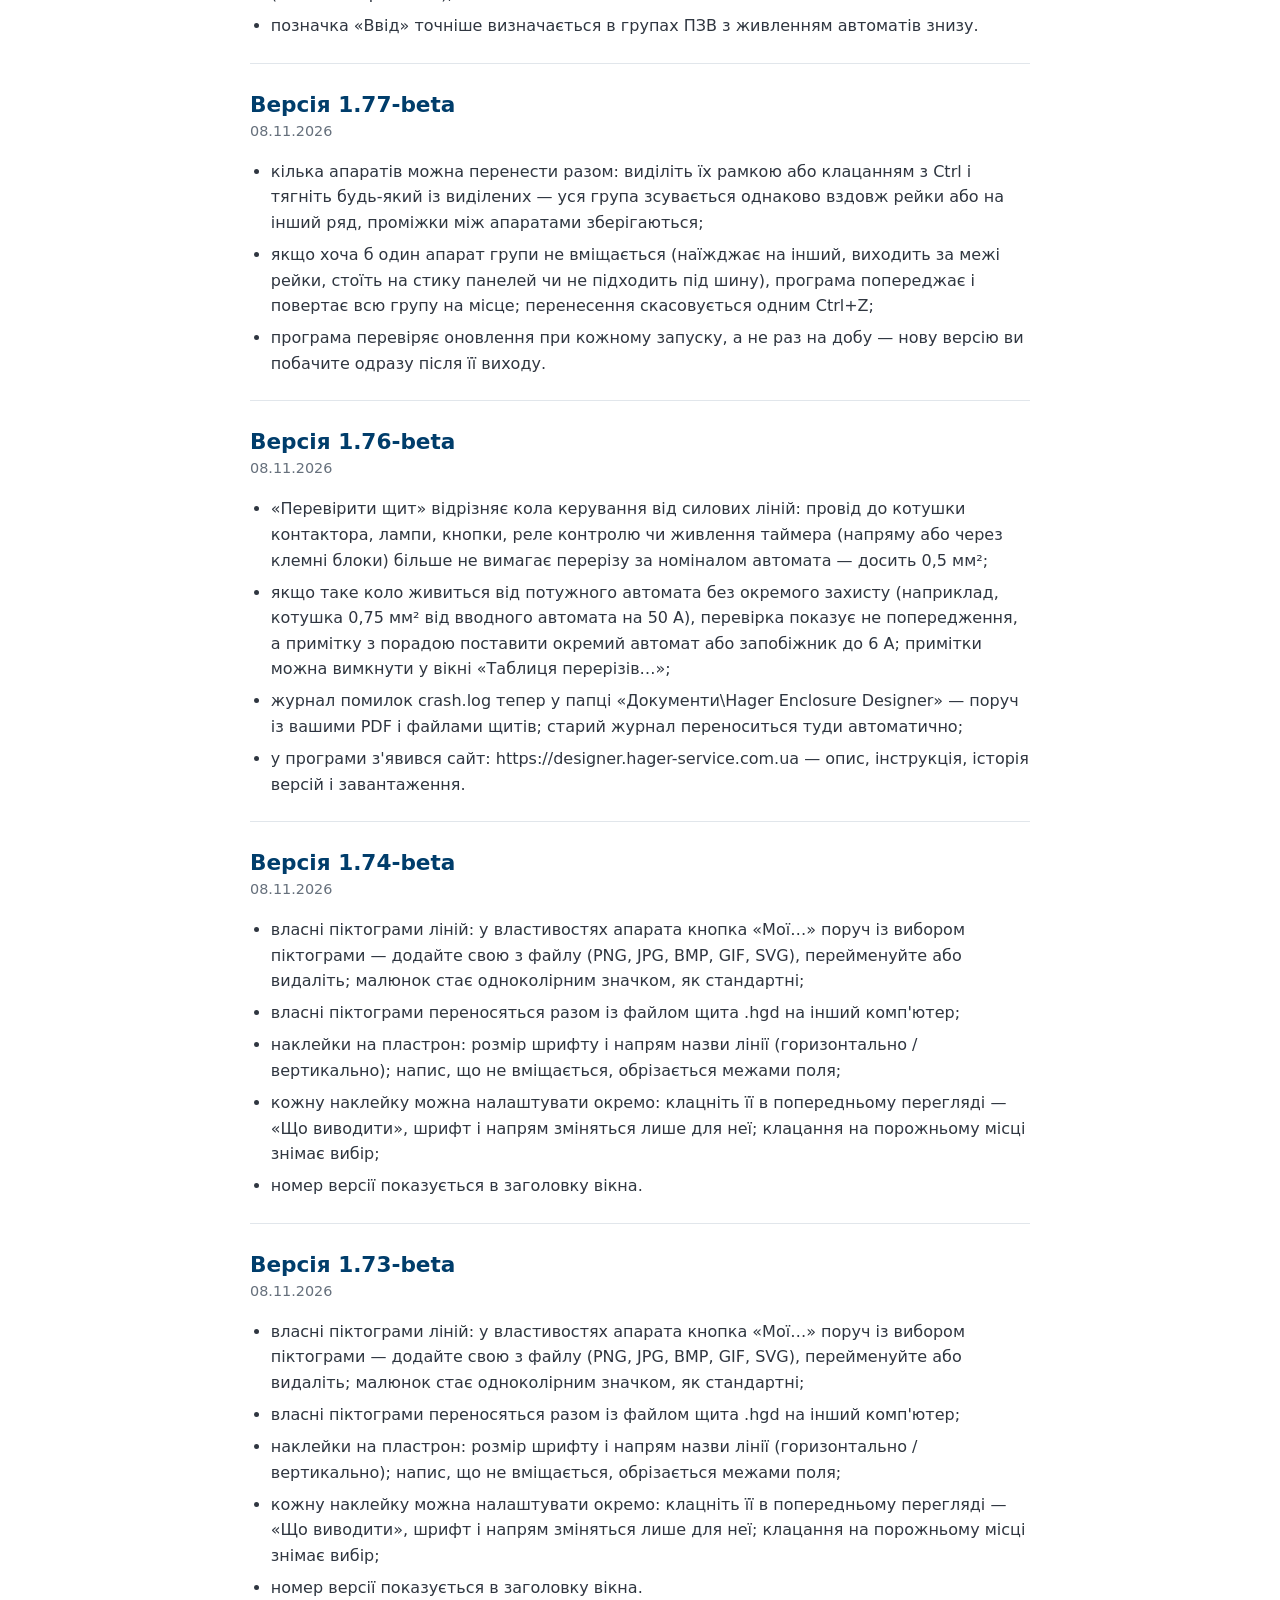
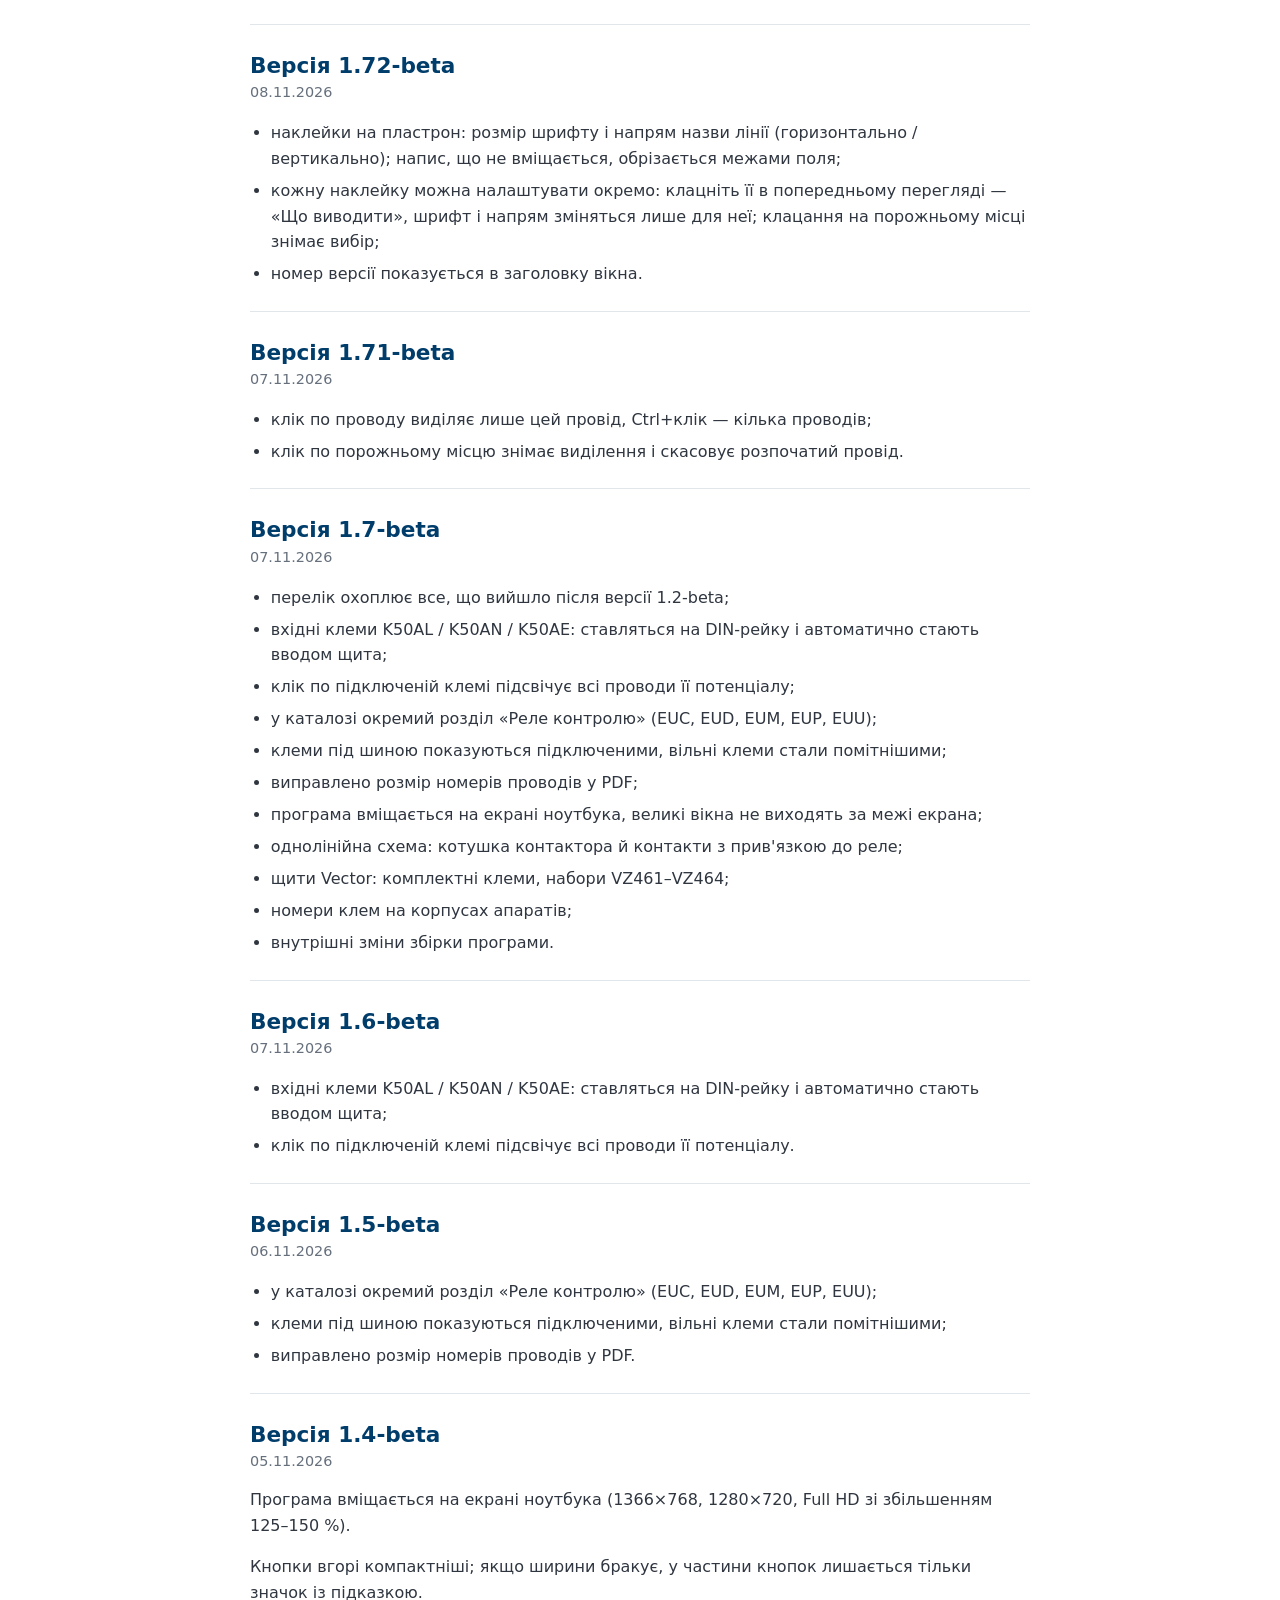
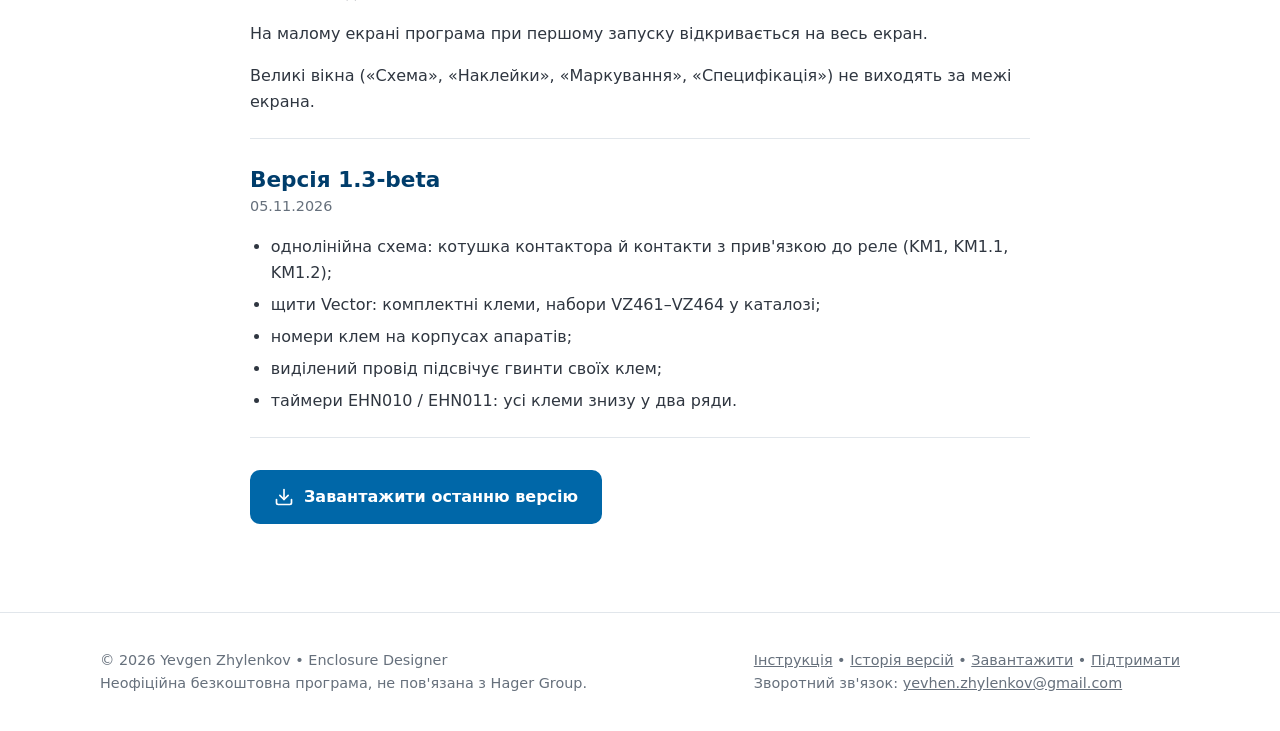
<file: changelog/index.html>
<!DOCTYPE html>
<html lang="uk">
<head>
<meta charset="UTF-8">
<meta name="viewport" content="width=device-width, initial-scale=1">
<title>Історія версій — Enclosure Designer</title>
<meta name="description" content="Що змінювалося в програмі «Конструктор щитів» (Enclosure Designer) від версії до версії.">
<link rel="canonical" href="https://yevgenzhylenkov.github.io/enclosure-designer-releases/changelog/">
<link rel="icon" href="../favicon.ico" sizes="any">
<link rel="icon" type="image/png" href="../assets/img/icon-64.png">
<link rel="apple-touch-icon" href="../assets/img/icon-256.png">
<meta property="og:type" content="website">
<meta property="og:locale" content="uk_UA">
<meta property="og:title" content="Історія версій — Enclosure Designer">
<meta property="og:description" content="Що змінювалося в програмі «Конструктор щитів» (Enclosure Designer) від версії до версії.">
<meta property="og:url" content="https://yevgenzhylenkov.github.io/enclosure-designer-releases/changelog/">
<meta property="og:image" content="https://yevgenzhylenkov.github.io/enclosure-designer-releases/assets/img/og.png">
<meta name="theme-color" content="#0067a8">
<meta name="google-site-verification" content="0Ppe25AtgiL7wlejbKgXQ68NfMv2QieCdfnxO4yxT3c">
<link rel="stylesheet" href="../assets/style.css?v=74186f28">
</head>
<body>
<header class="topbar">
  <div class="wrap">
    <a class="brand" href="../"><img src="../assets/img/icon-64.png" width="32" height="32" alt="">
      <span>Enclosure Designer<small>конструктор щитів</small></span></a>
    <button class="menu-toggle" type="button" aria-label="Меню" aria-expanded="false"
      onclick="var n=document.getElementById('nav');n.classList.toggle('open');this.setAttribute('aria-expanded',n.classList.contains('open'))">☰</button>
    <nav class="nav" id="nav">
      <a href="../#features">Можливості</a>
      <a href="../guide/">Інструкція</a>
      <a href="../changelog/" aria-current="page">Що нового</a>
      <a href="../#faq">Питання</a>
      <a href="../#donate">Підтримати</a>
      <a class="btn small" href="../#download">Завантажити</a>
    </nav>
  </div>
</header>
<main class="wrap changelog">
  <h1>Історія версій</h1>
  <p class="muted">Що змінювалося від версії до версії. Програма сама пропонує оновитися, коли виходить нова —
    або натисніть «Оновлення» в рядку стану.</p>
  <p class="beta"><b>Програма ще в розробці (бета-версія).</b> Можливі помилки, збої та неточності.
    Про знайдені проблеми пишіть на <a href="mailto:yevhen.zhylenkov@gmail.com">yevhen.zhylenkov@gmail.com</a>.</p>
    <section class="release" id="v2.14-beta">
    <h2>Версія 2.14-beta <span class="badge">поточна</span></h2>
    <p class="muted small">28.11.2026</p>
    <ul><li>приховування елементів щита на екрані: H ховає виділене, Alt+H або «Приховано: N · Показати все» у рядку стану повертає; у файл, специфікацію й PDF не потрапляє.</li></ul>  </section>
    <section class="release" id="v2.13-beta">
    <h2>Версія 2.13-beta</h2>
    <p class="muted small">24.11.2026</p>
    <ul><li>щити Univers N (навісні й на підлогу): блоки з рейками, несучі шини, наклейки, зовнішній вигляд і специфікація;</li><li>рамка виділення бере блок і несучі шини Univers N лише цілком охоплені, а всередині блока — апарати на рейках;</li><li>виділені блок і шини Univers N помітніші;</li><li>у каталозі — мініатюри апаратів.</li></ul>  </section>
    <section class="release" id="v2.11-beta">
    <h2>Версія 2.11-beta</h2>
    <p class="muted small">22.11.2026</p>
    <ul><li>вертикальні шини KCL, KCF, KCN з&#039;єднують апарати 2–4 рядів щита;</li><li>вилочні шини KD303M / KD304M і клемник живлення KF30M для автоматів захисту двигуна;</li><li>додаткові контакти й розчіплювачі автоматів захисту двигуна (MZ520N, MZ527N, MZ523N, MZ528N, MZ529N);</li><li>додатковий контакт ESC080 для контакторів;</li><li>додаткові пристрої MZ — також для дифавтоматів 1P+N і ПЗВ 10 кА, блок-контакт CZ001 для ПЗВ 6 кА;</li><li>прохідні клеми KR025L і KR040L на DIN-рейку;</li><li>автомати й дифавтомати з дуговим захистом — в окремих розділах каталогу;</li><li>у каталозі автоматів — фільтр за відключною здатністю (кА);</li><li>у специфікації — торцеві кришки шин і захисні чохли KZ059 на вільні місця шин;</li><li>однаковий логотип на всіх апаратах.</li></ul>  </section>
    <section class="release" id="v2.10-beta">
    <h2>Версія 2.10-beta</h2>
    <p class="muted small">21.11.2026</p>
    <ul><li>латунні шини N і PE (Golf, Vega, Cosmos, Vector) мають новий вигляд;</li><li>виправлено помилку зі зміною розташування проводів.</li></ul>  </section>
    <section class="release" id="v2.09-beta">
    <h2>Версія 2.09-beta</h2>
    <p class="muted small">20.11.2026</p>
    <ul><li>нова серія щитів Cosmos (28 корпусів) з комплектними латунними клемами N і PE;</li><li>трасу проводу можна задати кліками по щиту ще під час прокладання;</li><li>точки зламу проводу: перетягування, Shift+клік, «Скинути трасу проводу»;</li><li>«Укласти пучком» — виділені проводи йдуть впритул один до одного;</li><li>правий клік скасовує розпочатий провід;</li><li>анонімна статистика запусків (версія програми, Windows, мова).</li></ul>  </section>
    <section class="release" id="v2.08-beta">
    <h2>Версія 2.08-beta</h2>
    <p class="muted small">20.11.2026</p>
    <p class="appeal">Шановні користувачі! Авторові катастрофічно бракує ваших повідомлень про помилки й побажань щодо того, що ще варто додати в програму. Не соромтеся — пишіть свої зауваження та пропозиції на пошту <a href="mailto:yevhen.zhylenkov@gmail.com">yevhen.zhylenkov@gmail.com</a></p><ul><li>перемикачі I-0-II Hager SFT: нижні клеми тепер ідуть парами за полюсами, як на справжньому апараті (для SFT240 — L I, L II, N I, N II); проводи в уже створених щитах лишаються на тих самих полюсах і джерелах;</li><li>кабель вводу й відхідної лінії на щиті став схожим на справжній: довша оболонка, з якої жили виходять пучком і плавно розходяться до клем;</li><li>оболонку кабелю можна перетягнути мишею — жили й бирка рухаються разом з нею; повернути на місце: правий клік → «Повернути оболонку кабелю на місце».</li></ul><p>Увага: файли щитів, збережені в цій версії, не відкриються в попередніх версіях програми.</p>  </section>
    <section class="release" id="v2.07-beta">
    <h2>Версія 2.07-beta</h2>
    <p class="muted small">19.11.2026</p>
    <ul><li>у каталозі обладнання — новий розділ «Блок розгалужуючий»: блоки Hager KJ02A, KJ02B, KJ02D, KJ02AN, KJ02CN, KJ02DN, KJ01A, KJ02E, KJ100A, KJ125B, KJ160A;</li><li>нові щити Volta.Hybrid VU602 і VU603 з панелями для мультимедійного обладнання під DIN-рейками;</li><li>власний прилад тепер можна показати на щиті за шаблоном: порожня панель, з курком, з екраном, з регулятором або з індикаторами;</li><li>перевірка щита, вікно схеми й примітки аркуша схеми нагадують, що роль власних приладів на схемі визначено неточно, — їх варто перевірити вручну.</li></ul>  </section>
    <section class="release" id="v2.06-beta">
    <h2>Версія 2.06-beta</h2>
    <p class="muted small">18.11.2026</p>
    <ul><li>з каталогу обладнання прибрано розділи «Лічильник» і «Трансформатор» (вже розставлені на щитах апарати лишаються);</li><li>перевірка щита нагадує, що вона не замінює розрахунку: якщо помилок не знайдено, у підсумку з&#039;являється червоне застереження;</li><li>у панелі перевірки — посилання «Що перевіряється?»: що програма перевіряє і чого не перевіряє (струми короткого замикання, селективність, втрата напруги, відповідність нормам тощо);</li><li>у PDF комплекту документів, однолінійної схеми й специфікації — дрібний рядок про те, що автоматична перевірка програми не замінює розрахунків і перевірки щита на відповідність нормам.</li></ul>  </section>
    <section class="release" id="v2.05-beta">
    <h2>Версія 2.05-beta</h2>
    <p class="muted small">17.11.2026</p>
    <ul><li>новий вигляд щитів Volta;</li><li>новий вигляд щитів Golf;</li><li>латунні шини в щитах Golf, Vega і малих Vector: призначення кожної — N, PE чи фаза — визначає перший підключений до неї провід (до того на табличці «N/PE»);</li><li>тримач латунних шин займає всю ширину щита, тому клеми QuickConnect ставляться в іншу зону — над чи під рейками.</li></ul>  </section>
    <section class="release" id="v2.03-beta">
    <h2>Версія 2.03-beta</h2>
    <p class="muted small">17.11.2026</p>
    <ul><li>у каталозі новий розділ «Реле імпульсні»: імпульсні реле Hager EPN і приставки до них EPN050–EPN053. Приставку можна поставити лише впритул зліва від реле, у поєднаннях з каталогу Hager; реле переноситься й видаляється разом з приставками. Колишній розділ «Реле» (сутінкові реле, світлорегулятори) прибрано — на вже створених щитах ці апарати лишаються;</li><li>у каталозі новий розділ «Доп. обладнання для MCB»: додаткові контакти, розчіплювачі (MZ201–MZ206, MZ215) і модулі дистанційного керування MZ9xx. Ставляться лише впритул зліва від автомата, у поєднаннях з каталогу Hager; автомат переноситься й видаляється разом з ними. Клеми підписані за каталогом та інструкцією Hager;</li><li>клеми апарата можна розташувати у два ряди у властивостях апарата.</li></ul>  </section>
    <section class="release" id="v2.02-beta">
    <h2>Версія 2.02-beta</h2>
    <p class="muted small">16.11.2026</p>
    <ul><li>програма відкривається в одному вікні: якщо запустити її ще раз, на передній план вийде вже відкрите вікно. Дві копії програми могли стирати зміни одна одної;</li><li>якщо файл бази щитів пошкоджено, програма під час запуску пропонує відновити його з резервної копії (раніше вона просто не запускалася). Пошкоджений файл не видаляється;</li><li>щоденна автокопія більше не записує пошкоджену базу поверх цілих копій;</li><li>«Перевірка щита» повідомляє про провід, який є в щиті, але не відображається;</li><li>програма запускається швидше;</li><li>інсталятор менший: 28 МБ замість 39 МБ.</li></ul>  </section>
    <section class="release" id="v2.01-beta">
    <h2>Версія 2.01-beta</h2>
    <p class="muted small">16.11.2026</p>
    <ul><li>нова серія щитів Hager Vega (VB…): корпуси з каталогу, зони клем QuickConnect і утримувач клем;</li><li>у комплекті щитів Vega VB118…VB418 — гвинтові клеми N і PE (1×25 + 10×16 + 13×10).</li></ul>  </section>
    <section class="release" id="v2.00-beta">
    <h2>Версія 2.00-beta</h2>
    <p class="muted small">13.11.2026</p>
    <ul><li>нова назва програми — Enclosure Designer («Конструктор щитів»): у заголовку вікна, на заставці, у ярликах і в PDF; ярлики зі старою назвою прибираються автоматично;</li><li>програма встановлюється заново під новою назвою: попередня версія видаляється сама, усі ваші щити, шаблони, ціни й налаштування переносяться автоматично;</li><li>папка з вашими файлами в «Документах» тепер називається «Enclosure Designer»: стара «Hager Enclosure Designer» переноситься сама разом з усіма PDF, щитами й журналом помилок. Якщо в момент запуску з неї відкрито файл, програма працює зі старою папкою й перенесе її наступного разу;</li><li>оновлення тепер завантажуються з GitHub, а інструкція й історія версій — на новому сайті програми (кнопка «Інструкція» відкриває його);</li><li>нова адреса для зворотного зв&#039;язку — у вікні «Про програму».</li></ul>  </section>
    <section class="release" id="v1.89-beta">
    <h2>Версія 1.89-beta</h2>
    <p class="muted small">12.11.2026</p>
    <ul><li>нова назва програми — Enclosure Designer («Конструктор щитів»): у заголовку вікна, на заставці, у ярликах і в PDF; ярлики зі старою назвою прибираються автоматично;</li><li>папка з вашими файлами в «Документах» тепер називається «Enclosure Designer»: стара «Hager Enclosure Designer» переноситься сама разом з усіма PDF, щитами й журналом помилок. Якщо в момент запуску з неї відкрито файл, програма працює зі старою папкою й перенесе її наступного разу;</li><li>панель інструментів стала просторішою — з неї прибрано логотип.</li></ul>  </section>
    <section class="release" id="v1.88-beta">
    <h2>Версія 1.88-beta</h2>
    <p class="muted small">12.11.2026</p>
    <ul><li>підписи й виноски на щиті: правий клік по вільному місцю щита → «Додати підпис…» або «Додати виноску…» (зі стрілкою до місця), наприклад «резерв», «під лічильник»; підписи перетягуються, видно в PNG, PDF і в комплекті документів;</li><li>«Примітка до щита…» (правий клік по щиту в списку або вікно «Комплект документів») — друкується блоком «Примітки» на аркуші «Вид щита»;</li><li>у «Перевірка щита» зауваження, яке є свідомим рішенням, можна приховати: правий клік → «Ігнорувати зауваження…» з поясненням; приховані видно прапорцем «Показати приховані»;</li><li>кнопка «Повідомити про проблему» внизу вікна: збирає опис, журнали помилок, поточний щит і знімок вікна в один архів і відкриває лист розробнику.</li></ul>  </section>
    <section class="release" id="v1.87-beta">
    <h2>Версія 1.87-beta</h2>
    <p class="muted small">12.11.2026</p>
    <ul><li>резервні копії бази в програмі: кнопка «Резервні копії» внизу вікна — список копій із датою й кількістю щитів, «Відновити базу з копії…» повертає всі щити до вибраної копії (поточний стан перед цим теж зберігається), «Створити копію зараз»;</li><li>програма тепер сама копіює базу щодня, а не лише перед оновленням, зберігаються 7 останніх копій;</li><li>новий аркуш «Зовнішній вигляд» у «Комплект документів»: пластрон щита з апаратами й наклейками на своїх місцях.</li></ul>  </section>
    <section class="release" id="v1.86-beta">
    <h2>Версія 1.86-beta</h2>
    <p class="muted small">11.11.2026</p>
    <ul><li>заміна апарата на місці: правий клік → «Замінити на…» — новий апарат стає на те саме місце, назва лінії, позначення, потужність і проводи зберігаються; можна замінити одразу кілька виділених апаратів;</li><li>нове вікно «Таблиця ліній» (кнопка «Лінії» або Ctrl+L): позначення, назви, потужність, піктограми й фази всіх ліній щита в одній таблиці, з переходом Enter до наступного рядка і вставкою стовпців з Excel;</li><li>у таблиці ліній можна вибрати власну піктограму або додати нову через «Мої піктограми…».</li></ul>  </section>
    <section class="release" id="v1.85-beta">
    <h2>Версія 1.85-beta</h2>
    <p class="muted small">11.11.2026</p>
    <ul><li>однолінійна схема доопрацьована: кола керування з котушкою контактора, реле напруги й автоматом котушки, підписи без накладань, тип ПЗВ і клеми N / PE, підсумок навантаження щита, примітки про непідключені апарати;</li><li>зміни на схемі зберігаються в щиті: лишаються після закриття вікна й після змін на щиті, переносяться у файлі .hgd, копії та шаблоні;</li><li>PDF схеми — у рамці зі штампом (прапорець «Рамка зі штампом»), нова кнопка «Зберегти PNG»;</li><li>виправлено зависання програми у вікні «Схема» за деяких розмірів вікна;</li><li>бирку кабелю вводу можна перетягнути мишею в зручне місце;</li><li>назва нового щита за замовчуванням — «Головний щит (ВРП)».</li></ul>  </section>
    <section class="release" id="v1.84-beta">
    <h2>Версія 1.84-beta</h2>
    <p class="muted small">11.11.2026</p>
    <ul><li>«Перевірити щит»: звіт можна скопіювати — кнопка «Копіювати звіт», а виділені пункти — Ctrl+C або меню правої кнопки миші;</li><li>перевірку перерізу проводів за номіналом автомата тимчасово вимкнено — увімкнути можна в «Таблиця перерізів…»;</li><li>у цій перевірці живлення реле напруги РН-118 / 3F і провід до автомата кола керування (до 6 A) — коло керування, а не силова лінія;</li><li>у попередженні про переріз видно клеми проводу й апарати, через які він живиться від автомата;</li><li>однофазний щит з 3-полюсною гребінчастою шиною: перевантаження шини знову перевіряється.</li></ul>  </section>
    <section class="release" id="v1.83-beta">
    <h2>Версія 1.83-beta</h2>
    <p class="muted small">10.11.2026</p>
    <ul><li>«Перевірити щит»: струм гребінчастої шини рахується правильно — немає хибного попередження, коли апарат, що живить шину, стоїть під нею;</li><li>оновлення при двох відкритих вікнах програми: інсталятор просить закрити всі вікна, а не скасовує оновлення мовчки;</li><li>вставка скопійованого власного приладу, якого вже немає в каталозі, — повідомлення замість помилки програми;</li><li>однолінійна схема: примітки без подвійного «Не підключено проводами»;</li><li>кабель трифазного вводу на клемах K50AL: жили мають кольори фаз;</li><li>надійніше відкриття щита з файлу (.hgd): зіпсований файл відхиляється з повідомленням.</li></ul>  </section>
    <section class="release" id="v1.82-beta">
    <h2>Версія 1.82-beta</h2>
    <p class="muted small">09.11.2026</p>
    <ul><li>однолінійна схема: формат A4, якщо схема вміщується, схема посередині аркуша, довга схема переходить на наступні аркуші цілими групами ПЗВ;</li><li>у таблиці схеми — розрахунковий струм лінії «Iр, А»; фаза автоматів на шині KDN — за зубцем шини (L1, L2, L3);</li><li>заготовки в шафах Univers FW: група ПЗВ з автоматами й шиною — цілком на одній панелі;</li><li>кабель вводу на вимикачі з клемами 1, 3: жила фази коричнева, нейтралі — синя, клеми підсвічені кольором жили;</li><li>виправлено ще одну причину рідкісного падіння програми при закритті.</li></ul>  </section>
    <section class="release" id="v1.81-beta">
    <h2>Версія 1.81-beta</h2>
    <p class="muted small">09.11.2026</p>
    <ul><li>вводи щита: кнопка «Вводи» — від одного до трьох вводів (місто, генератор, інвертор), склад вибирається одним кліком, для кожного вводу — назва, мережа, кабель і місце на щиті;</li><li>правий клік по апарату → «Ввід щита»: швидко призначити або зняти ввід; склад вводів можна вибрати й у вікні нового щита;</li><li>програма більше не вигадує «Ввід 2» сама: якщо ввід не позначено, вона пропонує один і просить його підтвердити, а апарати без вводу позначає «без живлення»;</li><li>кольори вводів на щиті (місто — синій, генератор — помаранчевий, інвертор — фіолетовий) і кольорова смуга під апаратами: від якого вводу вони живляться;</li><li>однолінійна схема показує резервний ввід (генератор, інвертор) біля перемикача;</li><li>нові перевірки: зустрічне ввімкнення джерел в обхід перемикача, ввід без місця на щиті, однофазний інвертор на трифазних апаратах;</li><li>перемикач вводу резерву SF263 / SF463 — мережа й генератор як два окремі вводи;</li><li>кнопка «Інструкція» внизу вікна;</li><li>виправлено: програма інколи падала при закритті.</li></ul>  </section>
    <section class="release" id="v1.80-beta">
    <h2>Версія 1.80-beta</h2>
    <p class="muted small">09.11.2026</p>
    <ul><li>заготовки щитів: кожен ПЗВ отримує власну клему N, нейтраль ПЗВ заводиться на неї проводом — без попереджень «не підключені клеми N»;</li><li>вводний апарат заготовки більше не лишається без проводів, коли над рейками стоять клеми N.</li></ul>  </section>
    <section class="release" id="v1.79-beta">
    <h2>Версія 1.79-beta</h2>
    <p class="muted small">09.11.2026</p>
    <ul><li>навантаження фаз: за «Розрахункова потужність (кВт)» ліній під щитом видно кВт і струм на L1 / L2 / L3 та перекіс фаз (в однофазному щиті — сумарне навантаження);</li><li>розрахункове навантаження з коефіцієнтом попиту Kс: програма радить вводний автомат (номінал і артикул) і переріз кабелю вводу — «Перевірити щит» → «Навантаження фаз…»;</li><li>нові перевірки щита: автомат після ПЗВ більший за ПЗВ, перевантажена група ПЗВ, розетки / ванна / вулиця без ПЗВ до 30 мА, струм гребінчастої шини, вводний автомат і кабель вводу замалі, нагрів корпусу;</li><li>звіт перевірки — панель внизу вікна: клік по пункту показує на щиті апарат або провід, про який ідеться;</li><li>«Комплект»: вид щита, однолінійна схема, журнал проводів, специфікація й наклейки в одному PDF, кожен аркуш у рамці зі штампом;</li><li>перемички KN99N / KN99E / KN99P між блоками QuickConnect; нейтралі різних ПЗВ не з&#039;єднуються ні перемичкою, ні проводом;</li><li>менше зайвих попереджень «живлення знизу» для автоматів на фазній шині KDN.</li></ul>  </section>
    <section class="release" id="v1.78-beta">
    <h2>Версія 1.78-beta</h2>
    <p class="muted small">08.11.2026</p>
    <ul><li>копіювання апаратів: Ctrl+C / Ctrl+V (і в інший щит), Ctrl+D або правий клік → «Дублювати» — копії зберігають розташування, назви ліній, піктограми, шину й проводи між апаратами;</li><li>копія щита одним кліком — кнопка під списком щитів або правий клік по щиту → «Створити копію щита»;</li><li>шаблони: у вікні «Новий проєкт» поле «Заготовка» — типові щити (квартира, будинок, гараж) з вводним автоматом, групами ПЗВ, шиною й проводами або ваш власний шаблон (правий клік по щиту → «Зберегти як шаблон…»);</li><li>«Швидка група» (Ctrl+G): ПЗВ і автомати MBN / MCN однією дією, артикул можна вписати вручну; шина за замовчуванням — фазна KDN знизу, відхідні лінії зверху; проводи від ПЗВ прокладаються самі;</li><li>«Мої групи»: збережіть свою групу апаратів (правий клік → «Зберегти як групу…») і ставте її на будь-який щит через «Швидка група»;</li><li>«Розвести проводами виділені апарати»: програма з&#039;єднає вводний автомат, ПЗВ і автомати, у трифазному щиті — по фазах L1 / L2 / L3, без проводів, що дали б замикання;</li><li>стрілки на клавіатурі зсувають виділені апарати на модуль (з Shift — на пів модуля) або на інший ряд; шина рухається разом з апаратами;</li><li>пошук і сортування в списку щитів; нові клавіші Ctrl+A, Ctrl+F, Ctrl+0, Ctrl+N;</li><li>ділянка проводу при перетягуванні прив&#039;язується до сітки 0,5 мм і до сусідніх проводів (Alt — без прив&#039;язки);</li><li>позначка «Ввід» точніше визначається в групах ПЗВ з живленням автоматів знизу.</li></ul>  </section>
    <section class="release" id="v1.77-beta">
    <h2>Версія 1.77-beta</h2>
    <p class="muted small">08.11.2026</p>
    <ul><li>кілька апаратів можна перенести разом: виділіть їх рамкою або клацанням з Ctrl і тягніть будь-який із виділених — уся група зсувається однаково вздовж рейки або на інший ряд, проміжки між апаратами зберігаються;</li><li>якщо хоча б один апарат групи не вміщається (наїжджає на інший, виходить за межі рейки, стоїть на стику панелей чи не підходить під шину), програма попереджає і повертає всю групу на місце; перенесення скасовується одним Ctrl+Z;</li><li>програма перевіряє оновлення при кожному запуску, а не раз на добу — нову версію ви побачите одразу після її виходу.</li></ul>  </section>
    <section class="release" id="v1.76-beta">
    <h2>Версія 1.76-beta</h2>
    <p class="muted small">08.11.2026</p>
    <ul><li>«Перевірити щит» відрізняє кола керування від силових ліній: провід до котушки контактора, лампи, кнопки, реле контролю чи живлення таймера (напряму або через клемні блоки) більше не вимагає перерізу за номіналом автомата — досить 0,5 мм²;</li><li>якщо таке коло живиться від потужного автомата без окремого захисту (наприклад, котушка 0,75 мм² від вводного автомата на 50 A), перевірка показує не попередження, а примітку з порадою поставити окремий автомат або запобіжник до 6 A; примітки можна вимкнути у вікні «Таблиця перерізів…»;</li><li>журнал помилок crash.log тепер у папці «Документи\Hager Enclosure Designer» — поруч із вашими PDF і файлами щитів; старий журнал переноситься туди автоматично;</li><li>у програми з&#039;явився сайт: https://designer.hager-service.com.ua — опис, інструкція, історія версій і завантаження.</li></ul>  </section>
    <section class="release" id="v1.74-beta">
    <h2>Версія 1.74-beta</h2>
    <p class="muted small">08.11.2026</p>
    <ul><li>власні піктограми ліній: у властивостях апарата кнопка «Мої…» поруч із вибором піктограми — додайте свою з файлу (PNG, JPG, BMP, GIF, SVG), перейменуйте або видаліть; малюнок стає одноколірним значком, як стандартні;</li><li>власні піктограми переносяться разом із файлом щита .hgd на інший комп&#039;ютер;</li><li>наклейки на пластрон: розмір шрифту і напрям назви лінії (горизонтально / вертикально); напис, що не вміщається, обрізається межами поля;</li><li>кожну наклейку можна налаштувати окремо: клацніть її в попередньому перегляді — «Що виводити», шрифт і напрям зміняться лише для неї; клацання на порожньому місці знімає вибір;</li><li>номер версії показується в заголовку вікна.</li></ul>  </section>
    <section class="release" id="v1.73-beta">
    <h2>Версія 1.73-beta</h2>
    <p class="muted small">08.11.2026</p>
    <ul><li>власні піктограми ліній: у властивостях апарата кнопка «Мої…» поруч із вибором піктограми — додайте свою з файлу (PNG, JPG, BMP, GIF, SVG), перейменуйте або видаліть; малюнок стає одноколірним значком, як стандартні;</li><li>власні піктограми переносяться разом із файлом щита .hgd на інший комп&#039;ютер;</li><li>наклейки на пластрон: розмір шрифту і напрям назви лінії (горизонтально / вертикально); напис, що не вміщається, обрізається межами поля;</li><li>кожну наклейку можна налаштувати окремо: клацніть її в попередньому перегляді — «Що виводити», шрифт і напрям зміняться лише для неї; клацання на порожньому місці знімає вибір;</li><li>номер версії показується в заголовку вікна.</li></ul>  </section>
    <section class="release" id="v1.72-beta">
    <h2>Версія 1.72-beta</h2>
    <p class="muted small">08.11.2026</p>
    <ul><li>наклейки на пластрон: розмір шрифту і напрям назви лінії (горизонтально / вертикально); напис, що не вміщається, обрізається межами поля;</li><li>кожну наклейку можна налаштувати окремо: клацніть її в попередньому перегляді — «Що виводити», шрифт і напрям зміняться лише для неї; клацання на порожньому місці знімає вибір;</li><li>номер версії показується в заголовку вікна.</li></ul>  </section>
    <section class="release" id="v1.71-beta">
    <h2>Версія 1.71-beta</h2>
    <p class="muted small">07.11.2026</p>
    <ul><li>клік по проводу виділяє лише цей провід, Ctrl+клік — кілька проводів;</li><li>клік по порожньому місцю знімає виділення і скасовує розпочатий провід.</li></ul>  </section>
    <section class="release" id="v1.7-beta">
    <h2>Версія 1.7-beta</h2>
    <p class="muted small">07.11.2026</p>
    <ul><li>перелік охоплює все, що вийшло після версії 1.2-beta;</li><li>вхідні клеми K50AL / K50AN / K50AE: ставляться на DIN-рейку і автоматично стають вводом щита;</li><li>клік по підключеній клемі підсвічує всі проводи її потенціалу;</li><li>у каталозі окремий розділ «Реле контролю» (EUC, EUD, EUM, EUP, EUU);</li><li>клеми під шиною показуються підключеними, вільні клеми стали помітнішими;</li><li>виправлено розмір номерів проводів у PDF;</li><li>програма вміщається на екрані ноутбука, великі вікна не виходять за межі екрана;</li><li>однолінійна схема: котушка контактора й контакти з прив&#039;язкою до реле;</li><li>щити Vector: комплектні клеми, набори VZ461–VZ464;</li><li>номери клем на корпусах апаратів;</li><li>внутрішні зміни збірки програми.</li></ul>  </section>
    <section class="release" id="v1.6-beta">
    <h2>Версія 1.6-beta</h2>
    <p class="muted small">07.11.2026</p>
    <ul><li>вхідні клеми K50AL / K50AN / K50AE: ставляться на DIN-рейку і автоматично стають вводом щита;</li><li>клік по підключеній клемі підсвічує всі проводи її потенціалу.</li></ul>  </section>
    <section class="release" id="v1.5-beta">
    <h2>Версія 1.5-beta</h2>
    <p class="muted small">06.11.2026</p>
    <ul><li>у каталозі окремий розділ «Реле контролю» (EUC, EUD, EUM, EUP, EUU);</li><li>клеми під шиною показуються підключеними, вільні клеми стали помітнішими;</li><li>виправлено розмір номерів проводів у PDF.</li></ul>  </section>
    <section class="release" id="v1.4-beta">
    <h2>Версія 1.4-beta</h2>
    <p class="muted small">05.11.2026</p>
    <p>Програма вміщається на екрані ноутбука (1366×768, 1280×720, Full HD зі збільшенням 125–150 %).</p><p>Кнопки вгорі компактніші; якщо ширини бракує, у частини кнопок лишається тільки значок із підказкою.</p><p>На малому екрані програма при першому запуску відкривається на весь екран.</p><p>Великі вікна («Схема», «Наклейки», «Маркування», «Специфікація») не виходять за межі екрана.</p>  </section>
    <section class="release" id="v1.3-beta">
    <h2>Версія 1.3-beta</h2>
    <p class="muted small">05.11.2026</p>
    <ul><li>однолінійна схема: котушка контактора й контакти з прив&#039;язкою до реле (KM1, KM1.1, KM1.2);</li><li>щити Vector: комплектні клеми, набори VZ461–VZ464 у каталозі;</li><li>номери клем на корпусах апаратів;</li><li>виділений провід підсвічує гвинти своїх клем;</li><li>таймери EHN010 / EHN011: усі клеми знизу у два ряди.</li></ul>  </section>
    <p><a class="btn" href="https://github.com/YevgenZhylenkov/enclosure-designer-releases/releases/download/v2.14-beta/EnclosureDesigner-Setup-2.14-beta.exe"><svg viewBox="0 0 24 24" fill="none" stroke="currentColor" stroke-width="2" stroke-linecap="round" stroke-linejoin="round" aria-hidden="true"><path d="M21 15v4a2 2 0 0 1-2 2H5a2 2 0 0 1-2-2v-4"/><polyline points="7 10 12 15 17 10"/><line x1="12" y1="15" x2="12" y2="3"/></svg>Завантажити останню версію</a></p>
</main>
<footer>
  <div class="wrap">
    <div>© 2026 Yevgen Zhylenkov • Enclosure Designer<br>
      Неофіційна безкоштовна програма, не пов'язана з Hager Group.</div>
    <div>
      <a href="../guide/">Інструкція</a> •
      <a href="../changelog/">Історія версій</a> •
      <a href="https://github.com/YevgenZhylenkov/enclosure-designer-releases/releases/download/v2.14-beta/EnclosureDesigner-Setup-2.14-beta.exe">Завантажити</a> •
      <a href="https://donatello.to/enclosure_designer" target="_blank" rel="noopener">Підтримати</a><br>
      Зворотний зв'язок: <a href="mailto:yevhen.zhylenkov@gmail.com">yevhen.zhylenkov@gmail.com</a>
    </div>
  </div>
</footer>
</body>
</html>
</file>
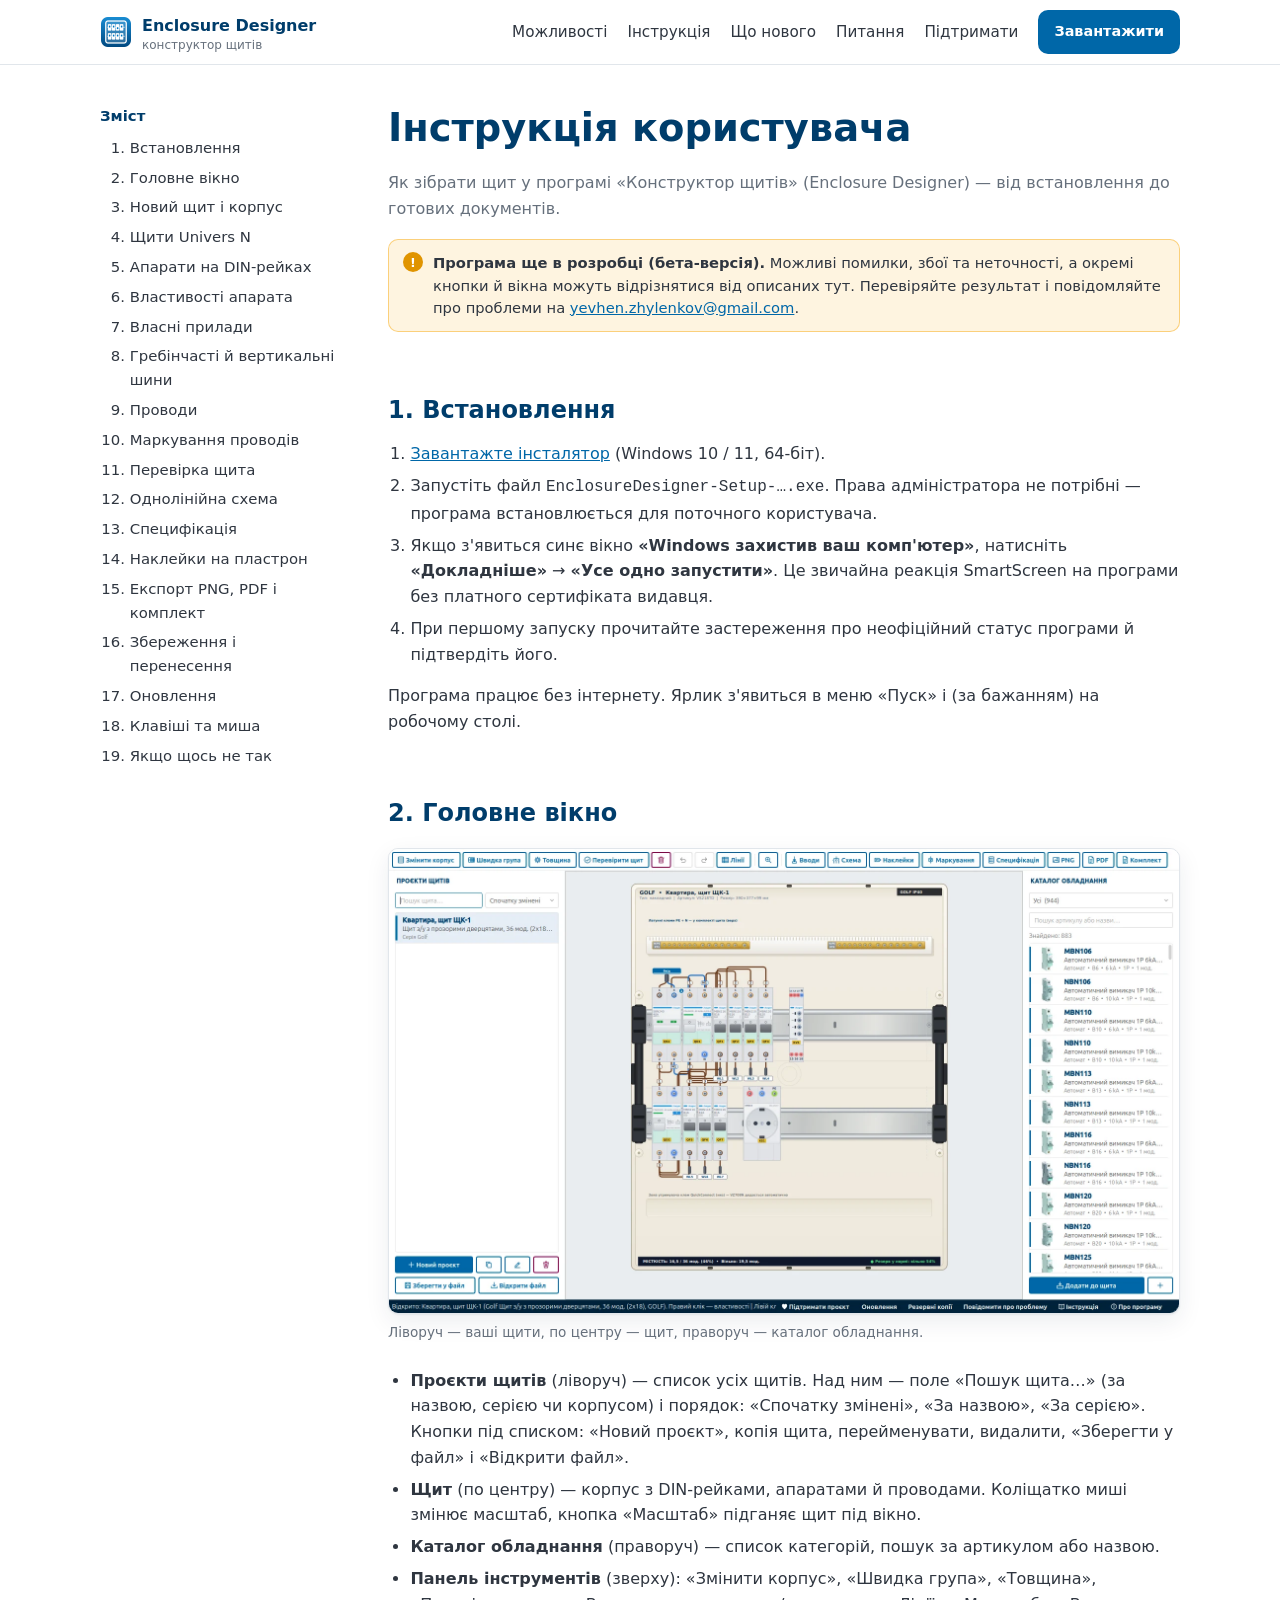
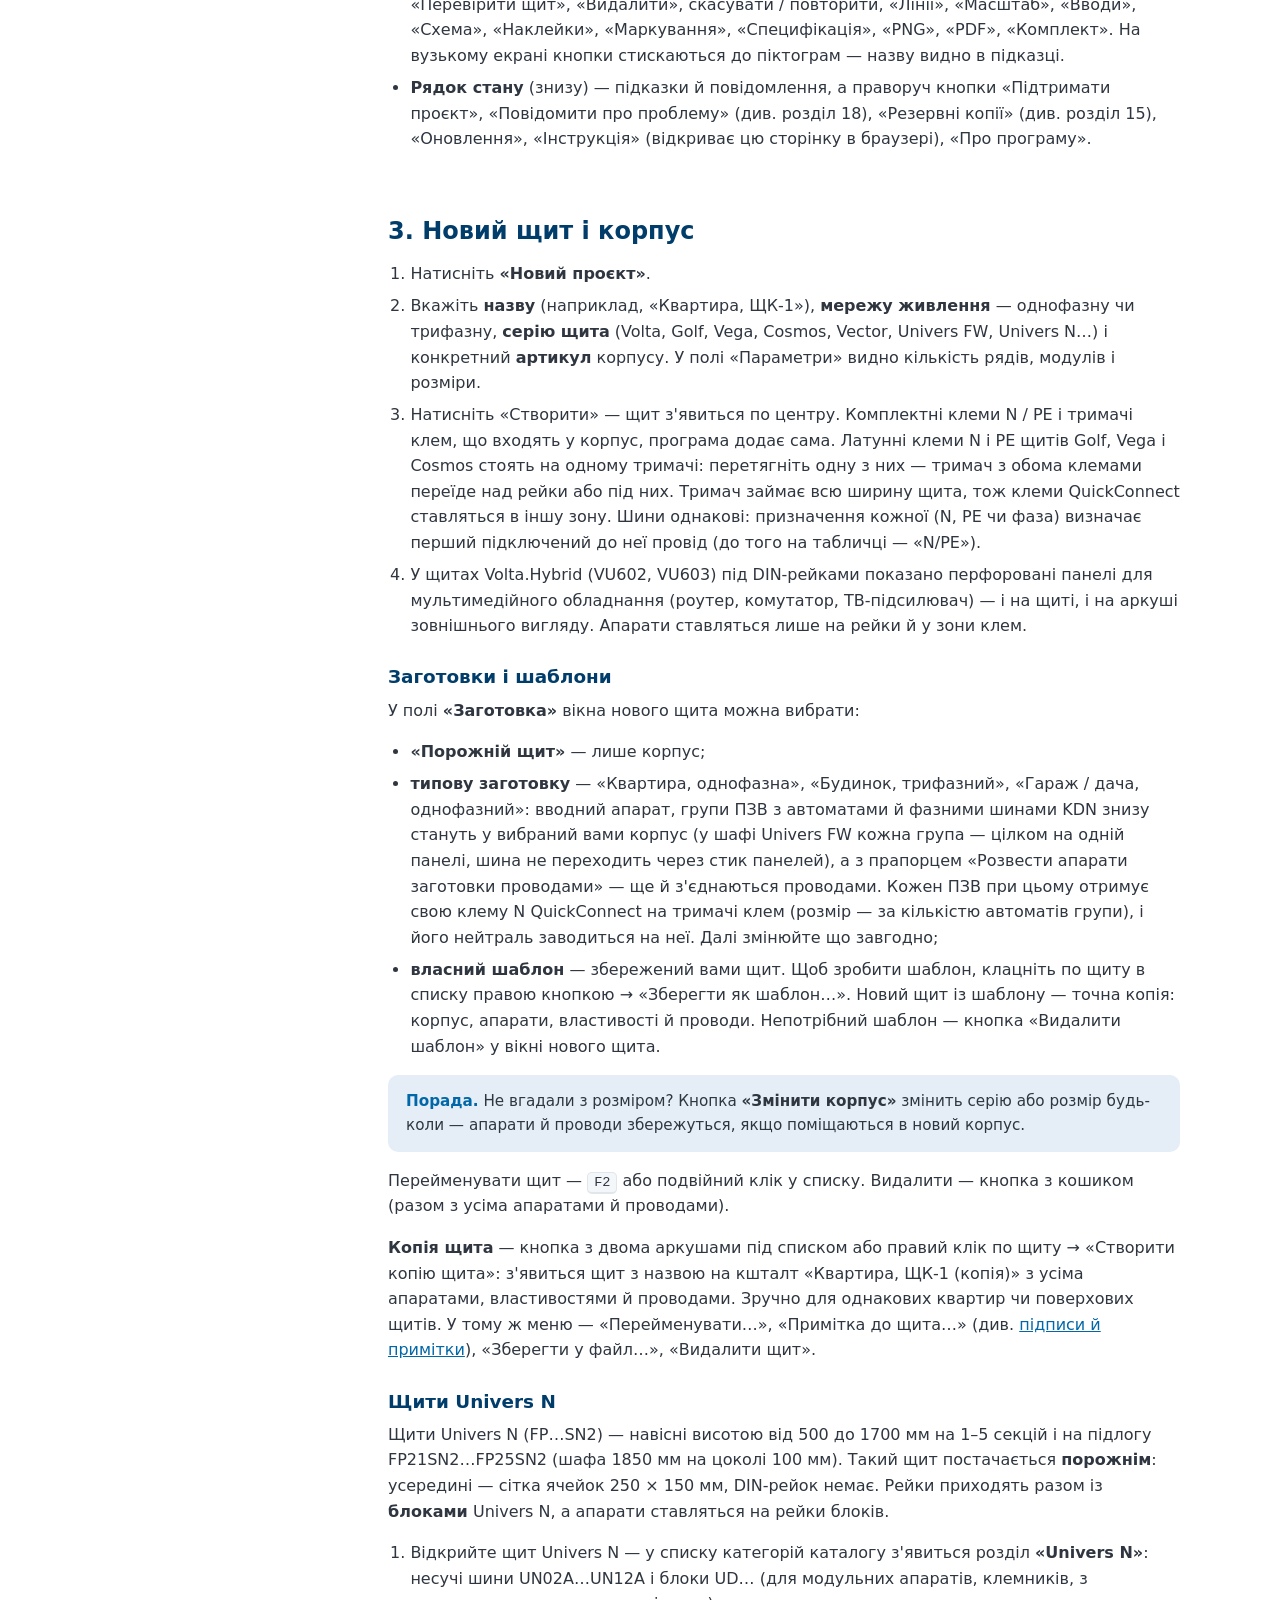
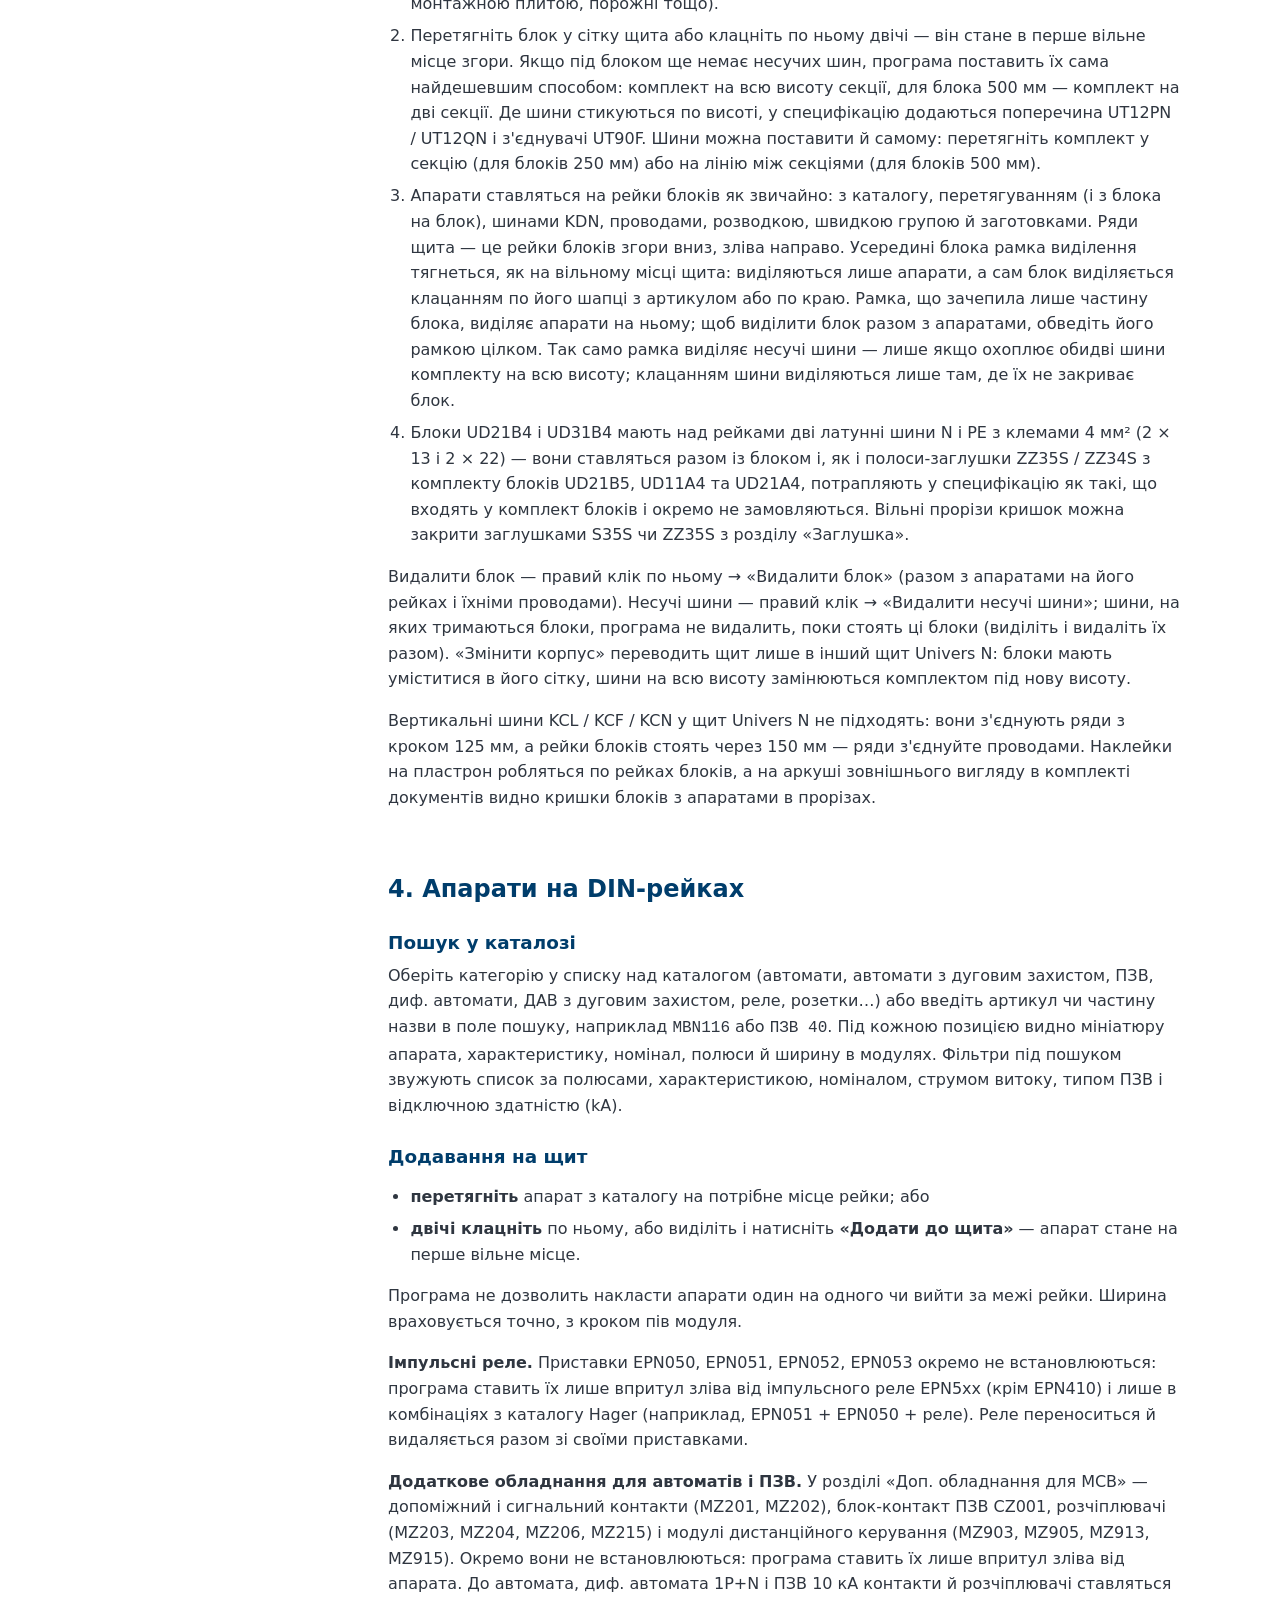
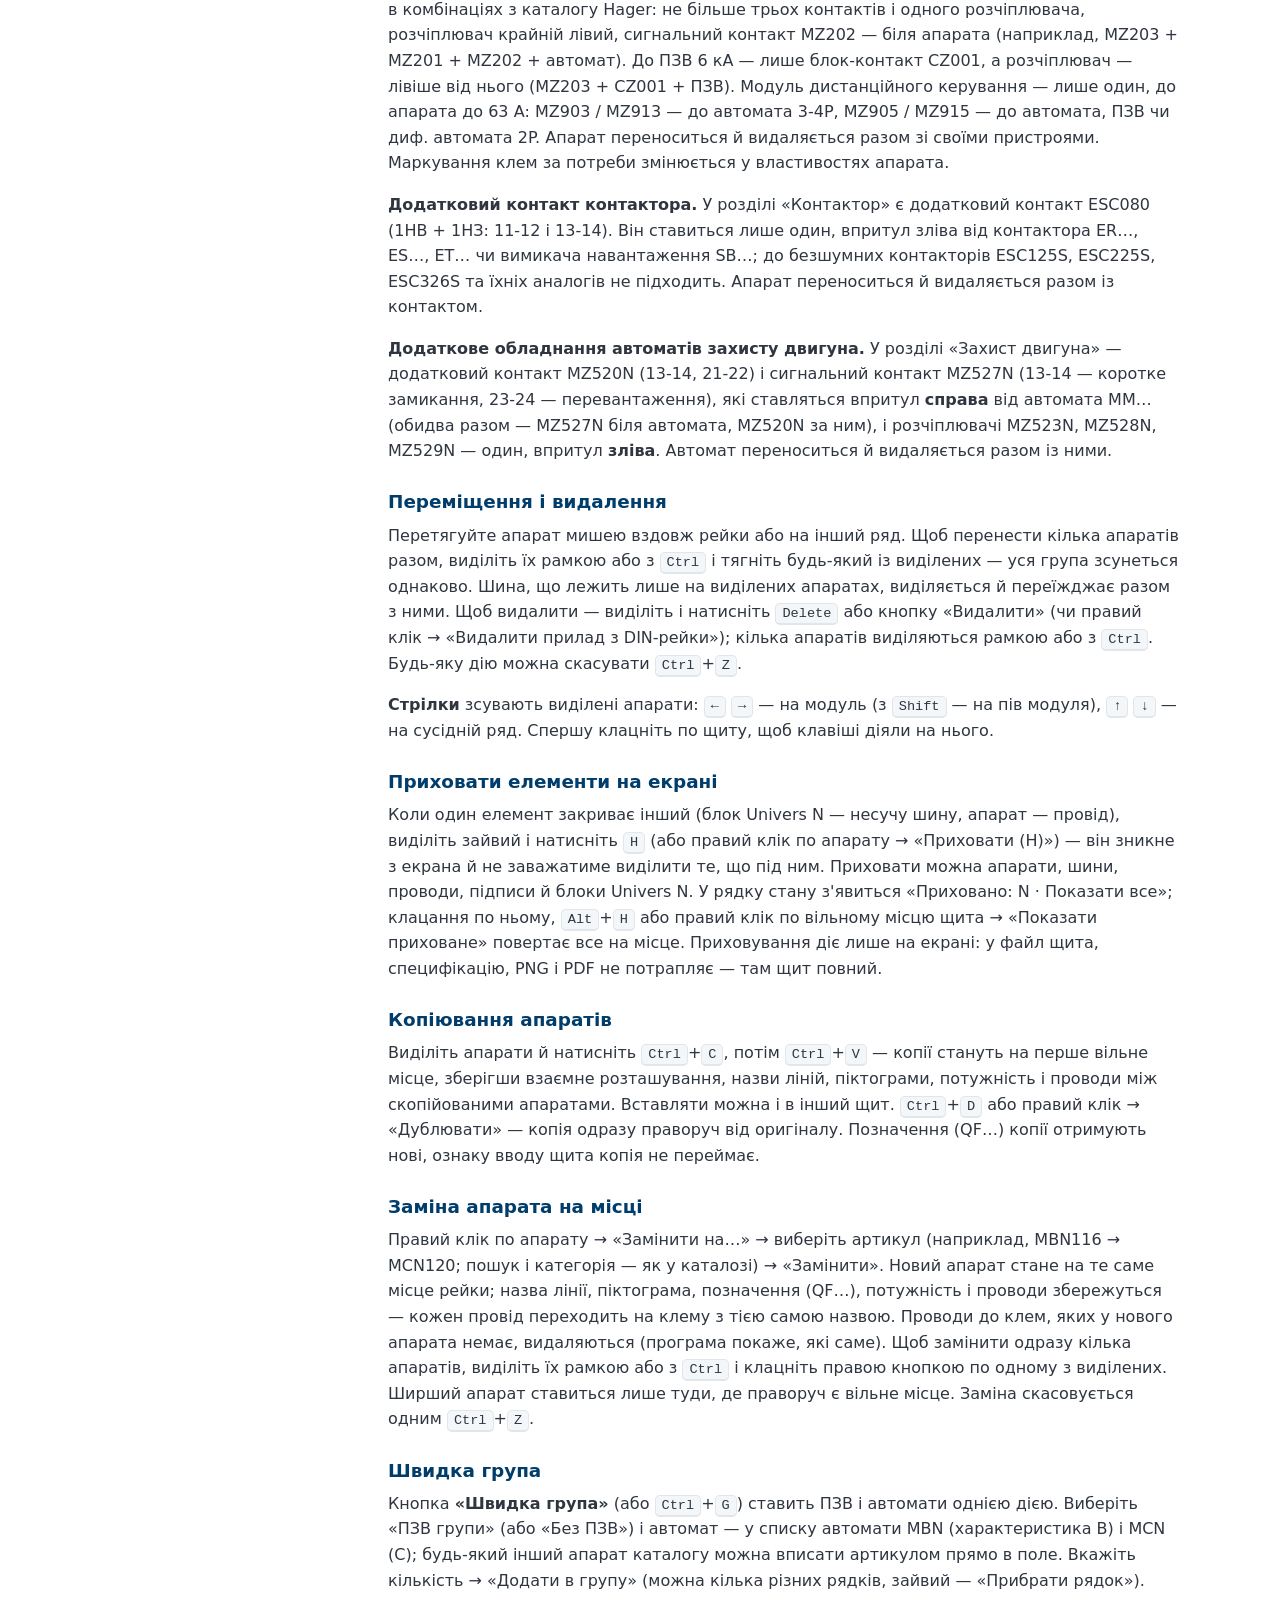
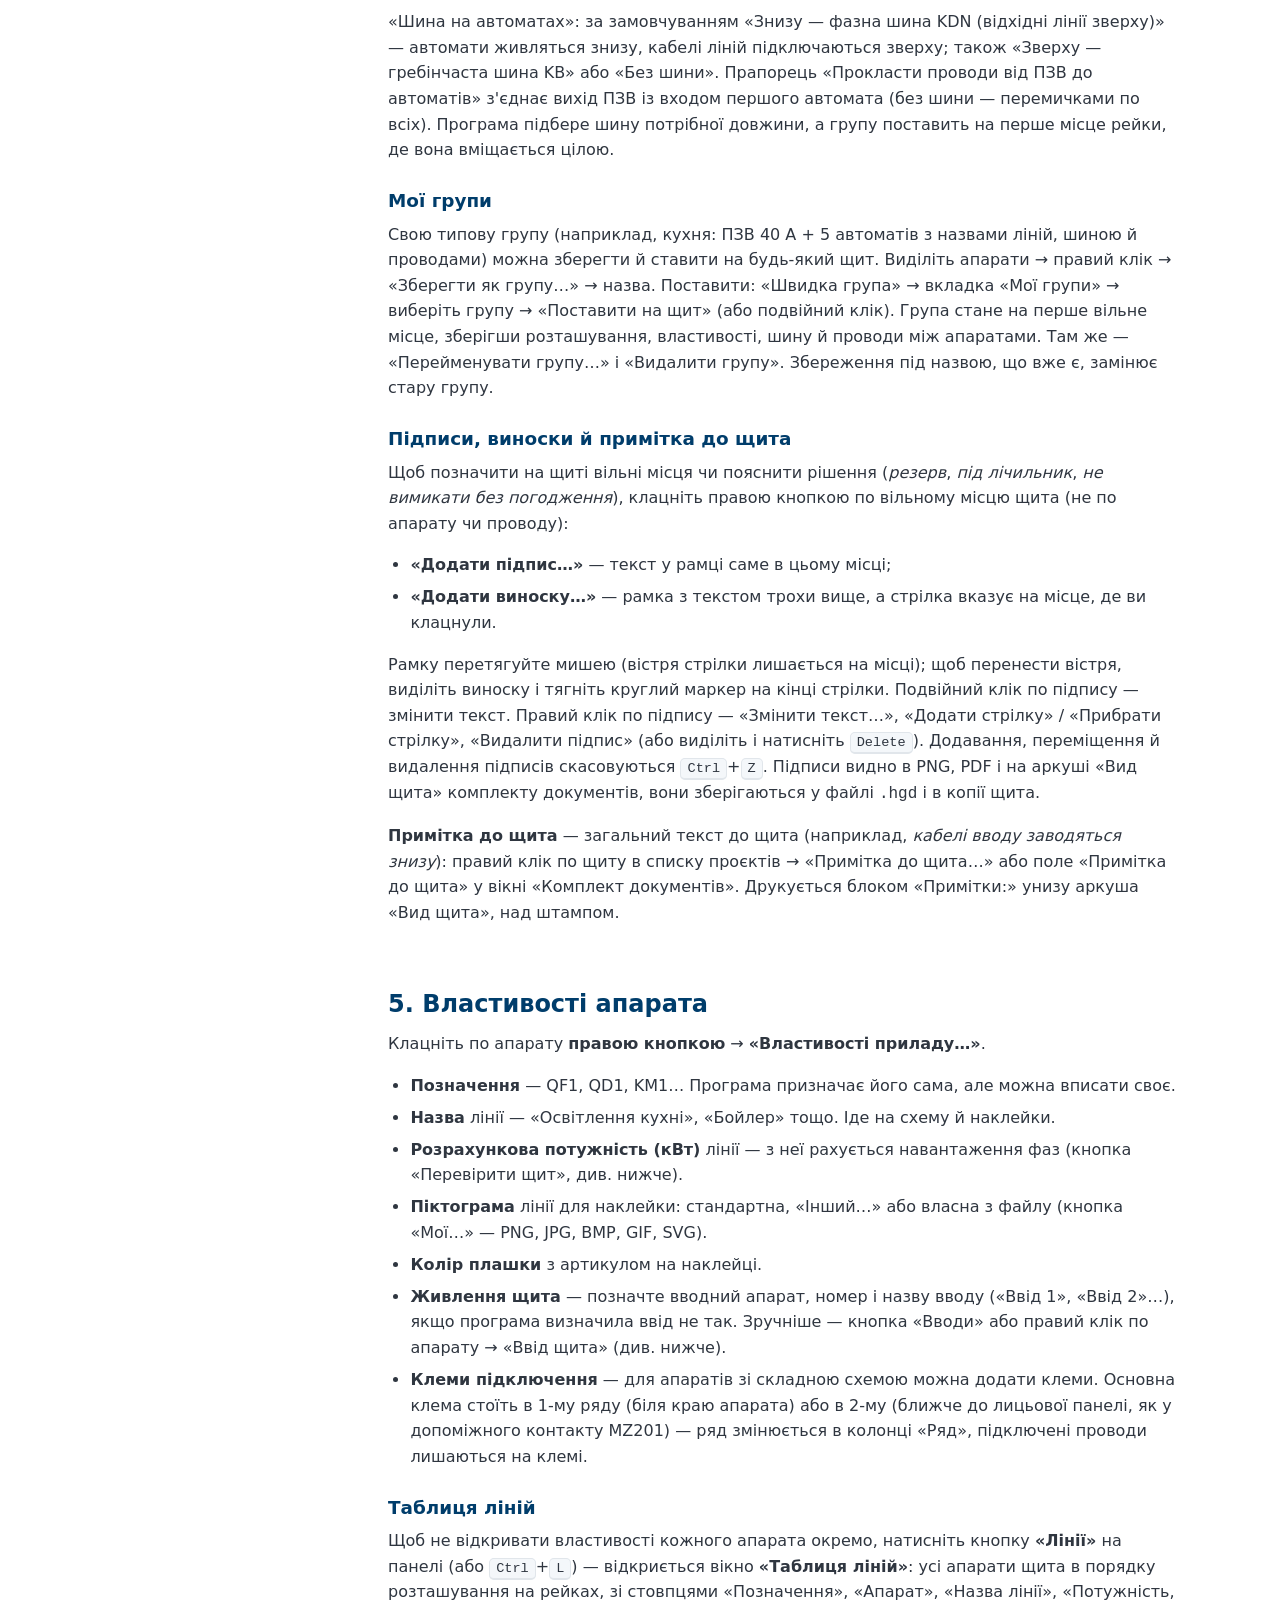
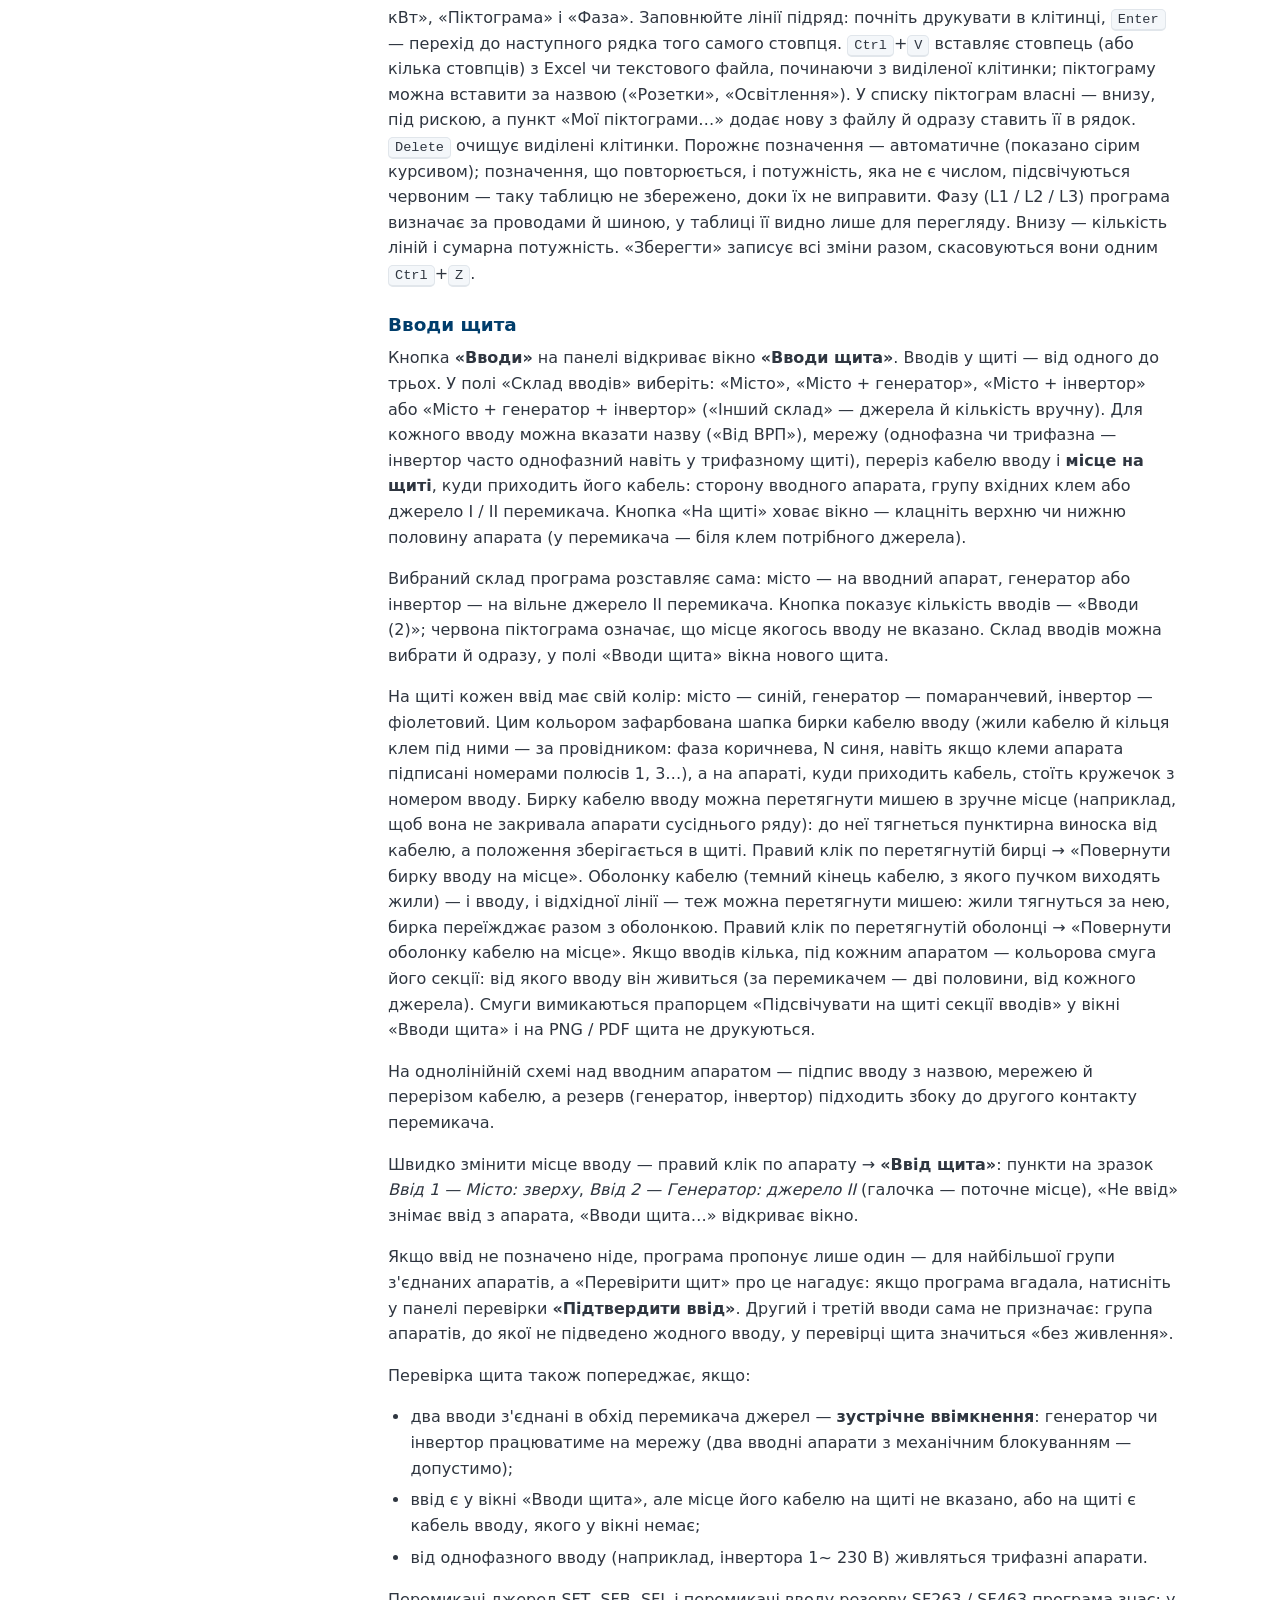
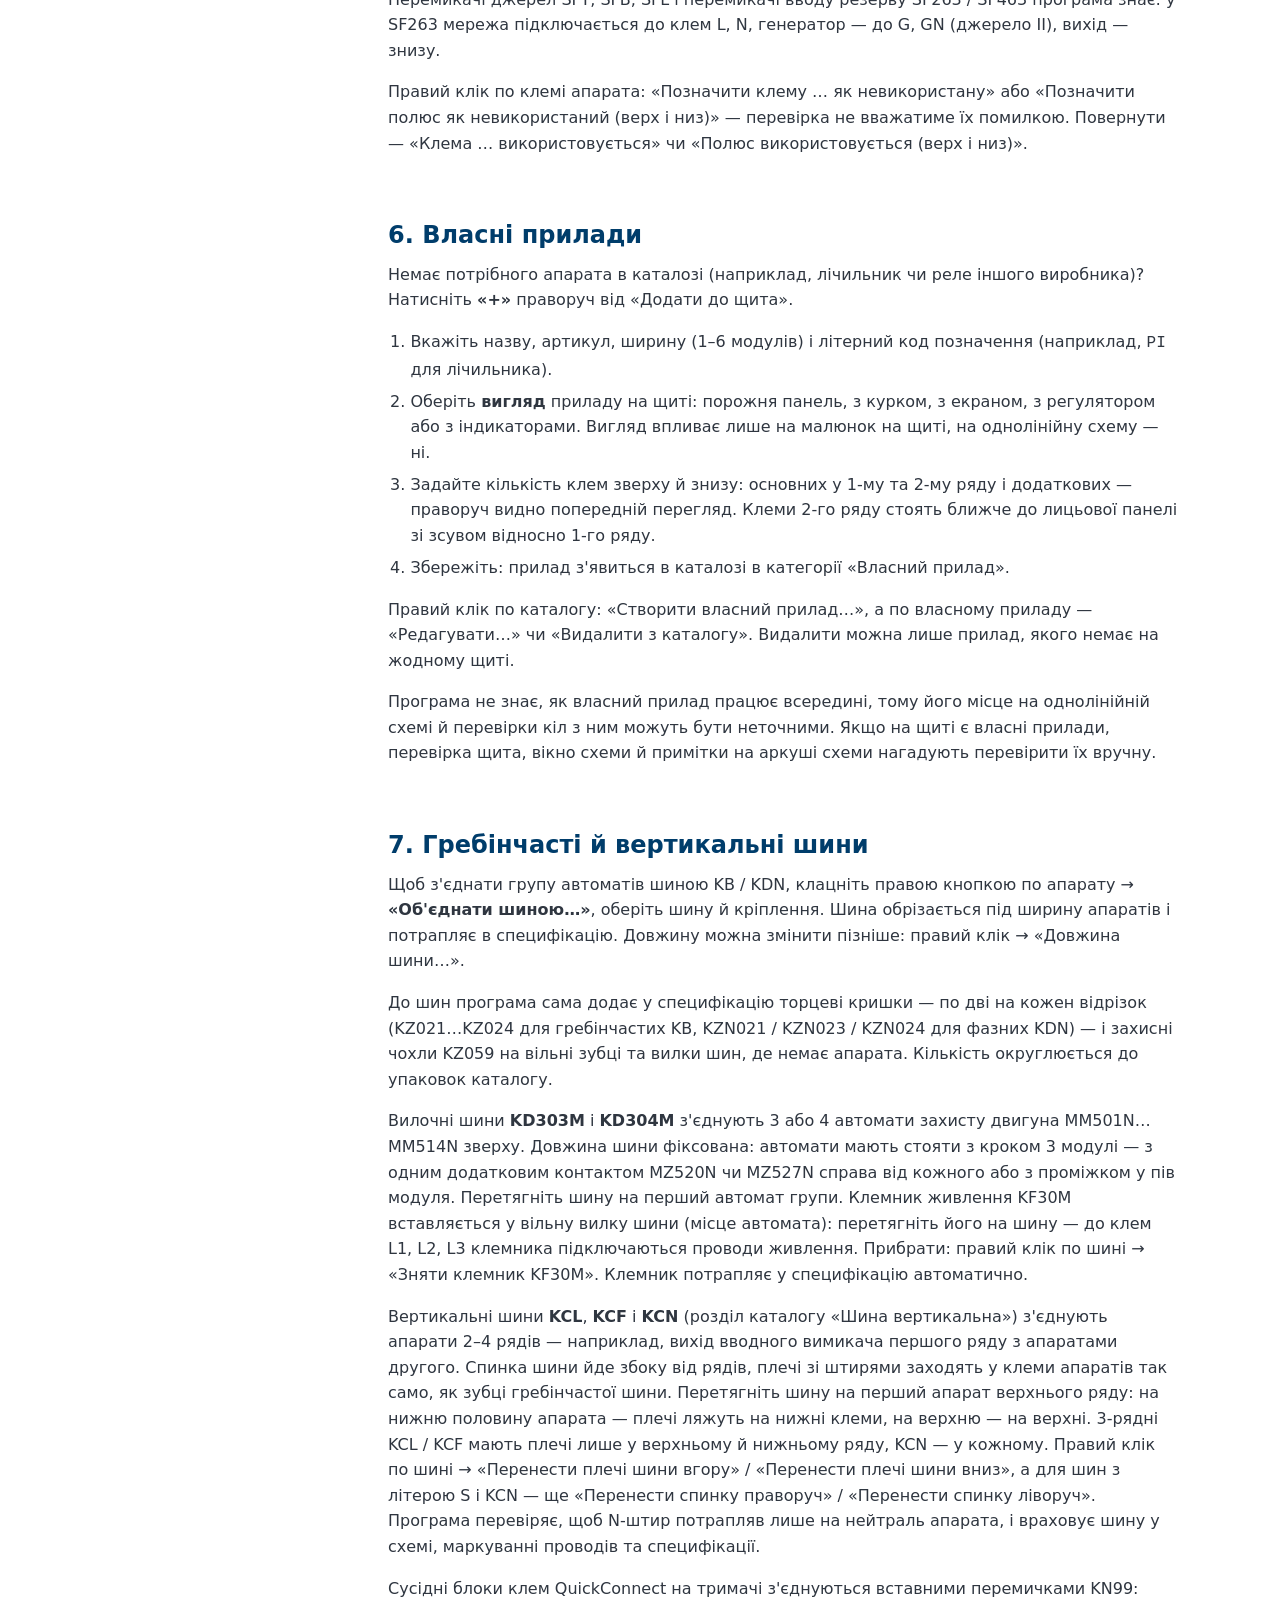
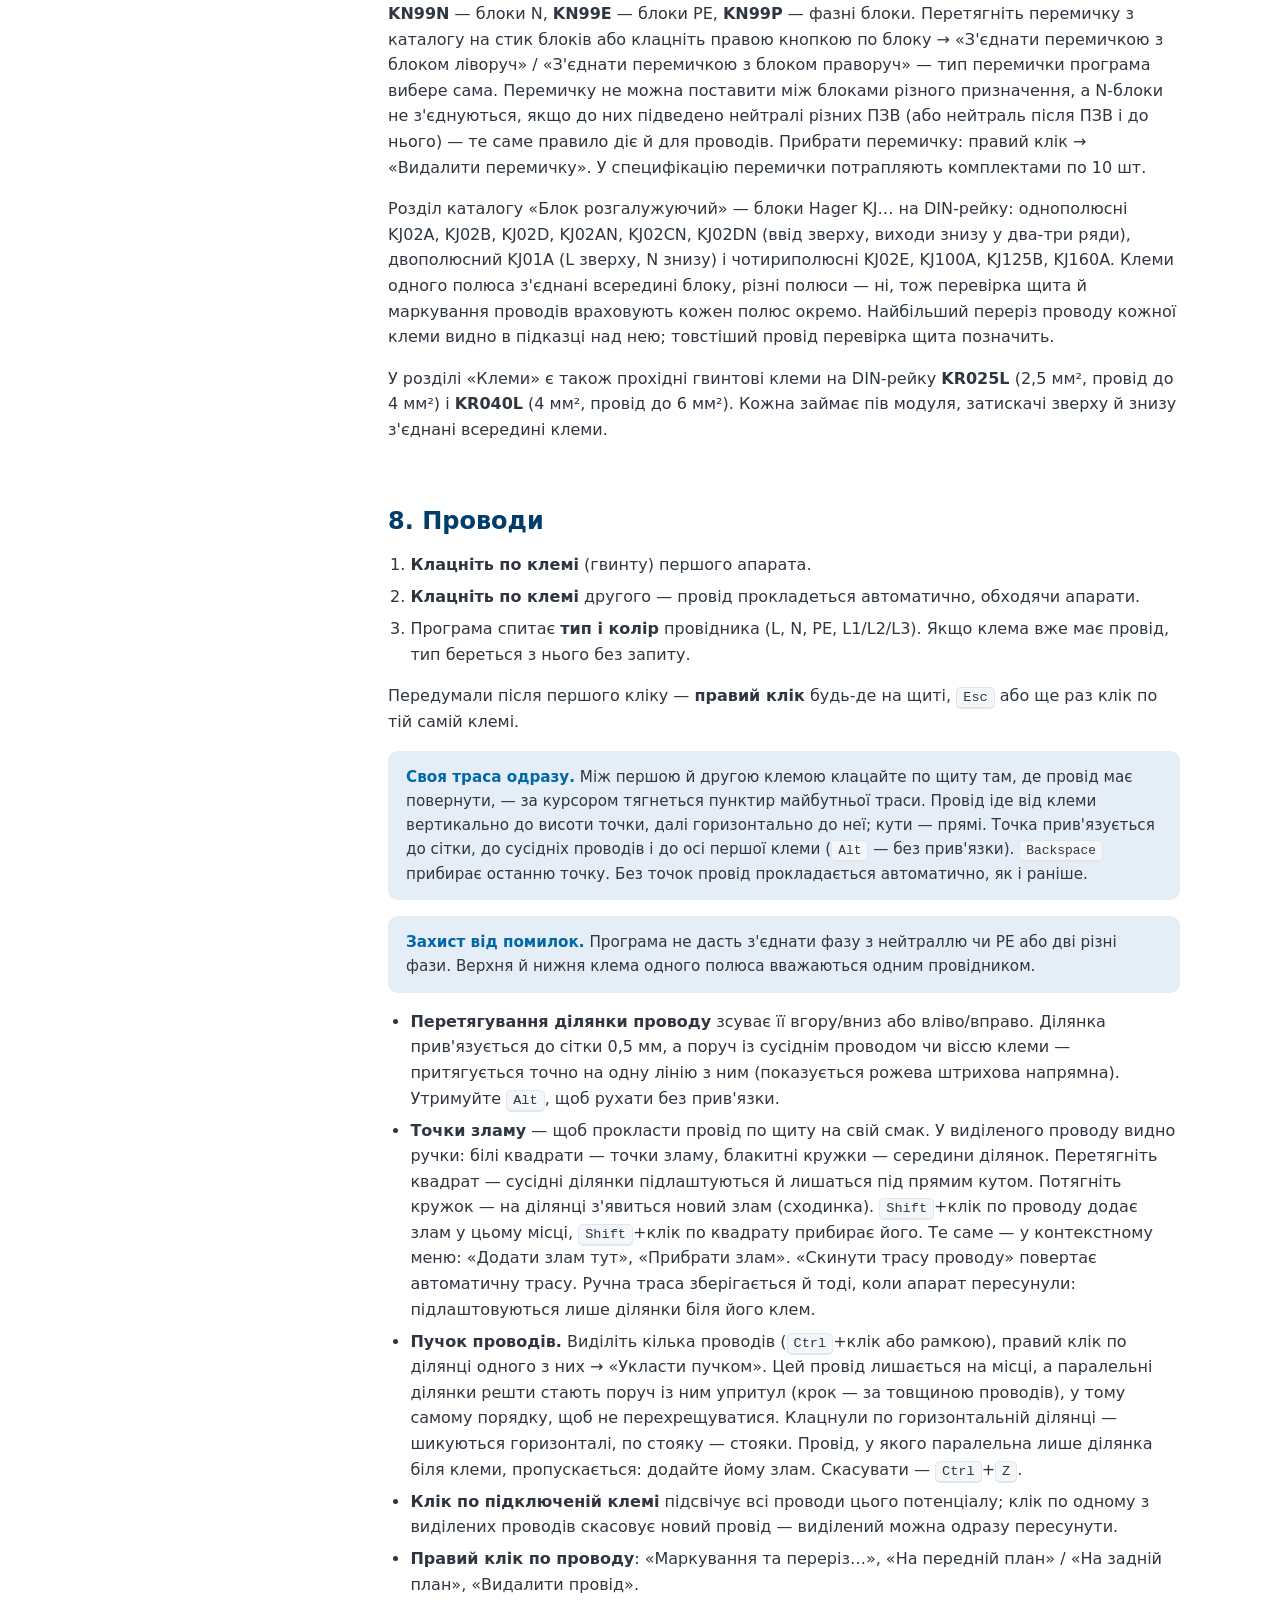
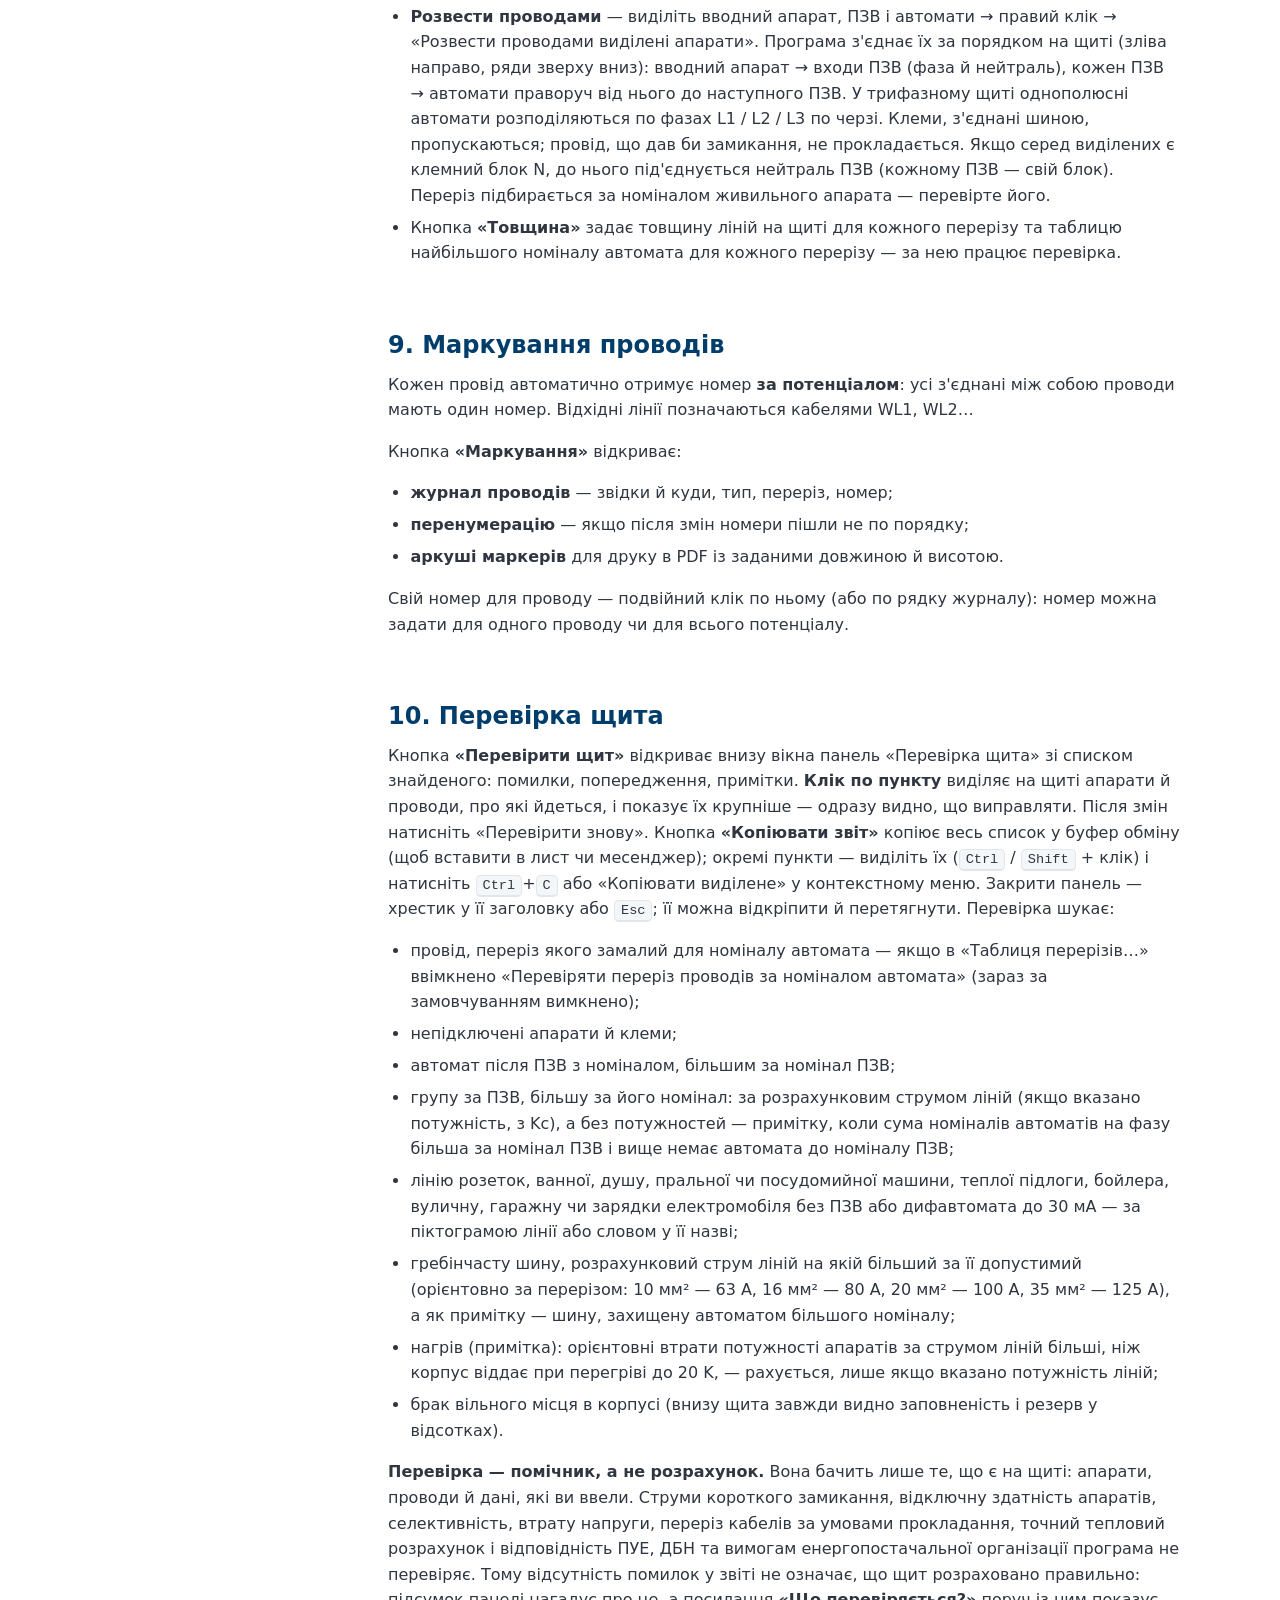
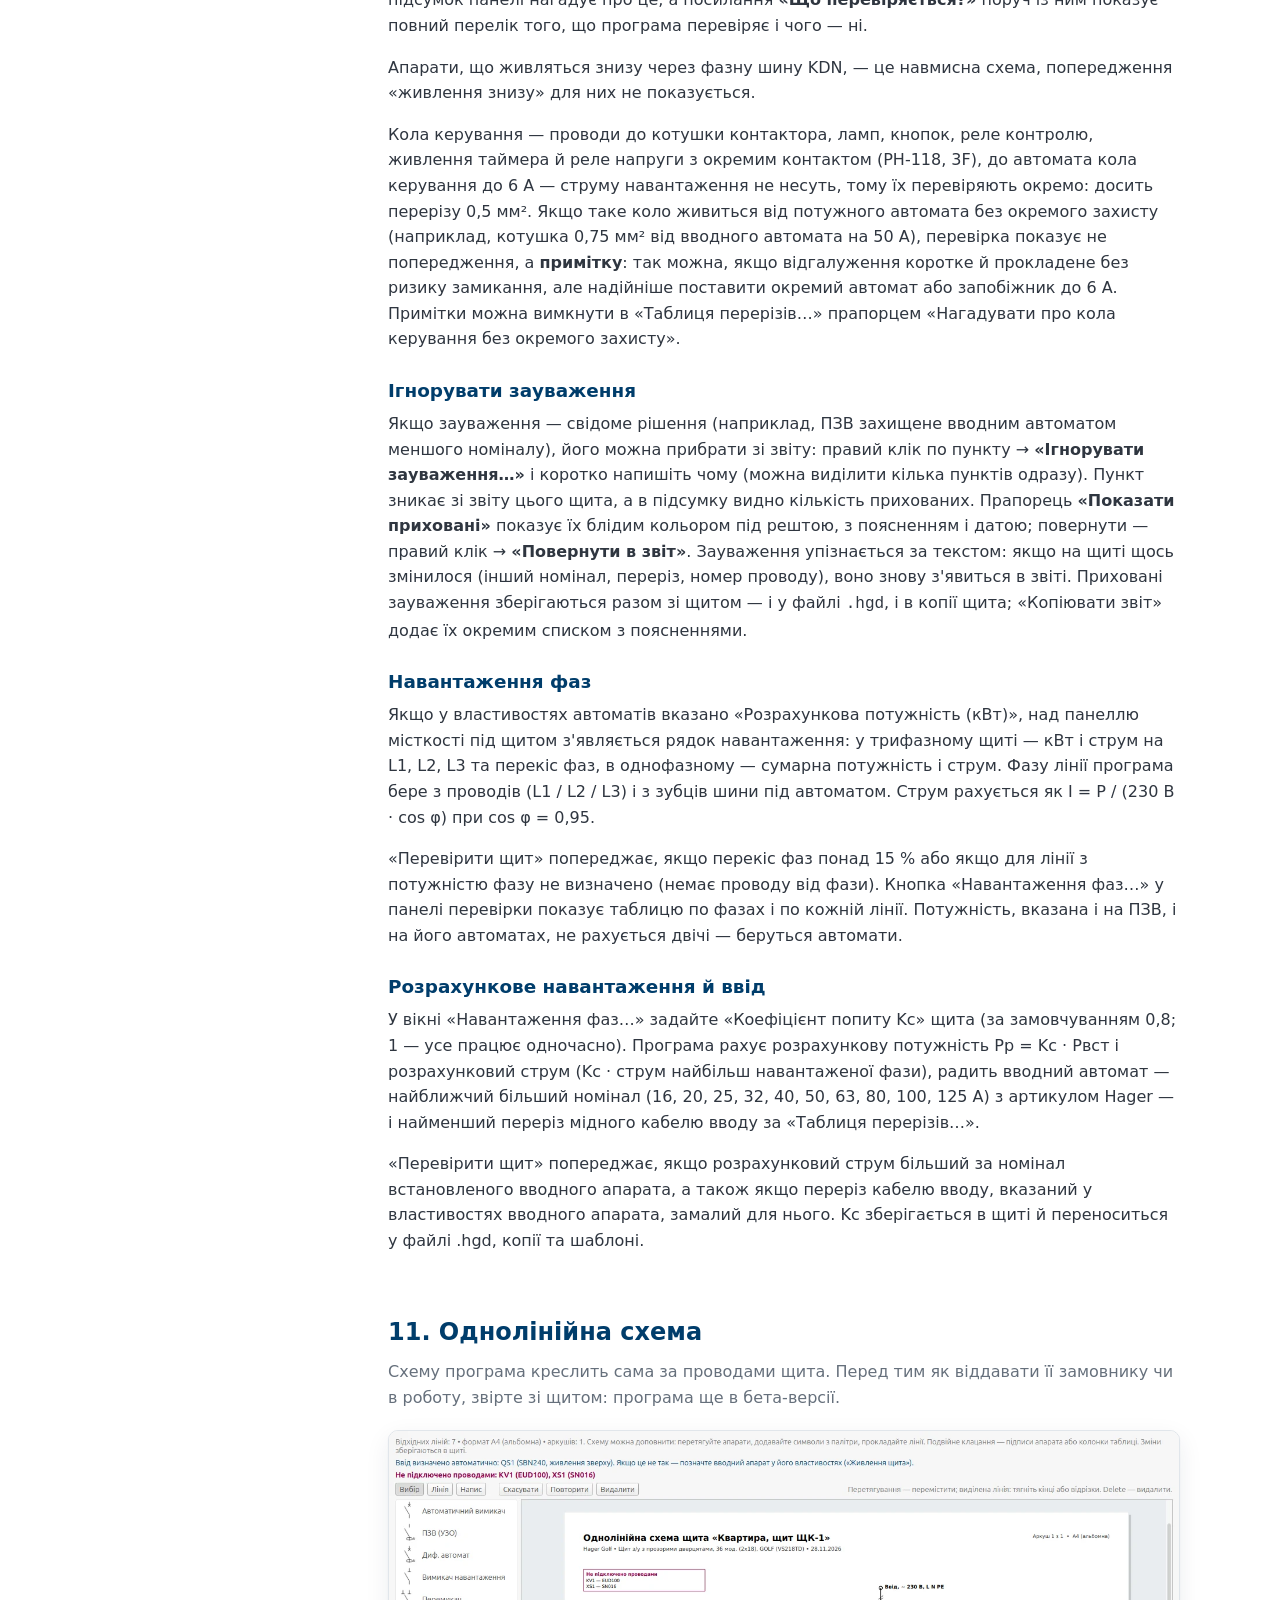
<file: guide/index.html>
<!DOCTYPE html>
<html lang="uk">
<head>
<meta charset="UTF-8">
<meta name="viewport" content="width=device-width, initial-scale=1">
<title>Інструкція — Enclosure Designer</title>
<meta name="description" content="Покрокова інструкція: встановлення, створення щита, апарати й проводи, маркування, однолінійна схема, специфікація, наклейки, перенесення щита на інший комп&#039;ютер.">
<link rel="canonical" href="https://yevgenzhylenkov.github.io/enclosure-designer-releases/guide/">
<link rel="icon" href="../favicon.ico" sizes="any">
<link rel="icon" type="image/png" href="../assets/img/icon-64.png">
<link rel="apple-touch-icon" href="../assets/img/icon-256.png">
<meta property="og:type" content="website">
<meta property="og:locale" content="uk_UA">
<meta property="og:title" content="Інструкція — Enclosure Designer">
<meta property="og:description" content="Покрокова інструкція: встановлення, створення щита, апарати й проводи, маркування, однолінійна схема, специфікація, наклейки, перенесення щита на інший комп&#039;ютер.">
<meta property="og:url" content="https://yevgenzhylenkov.github.io/enclosure-designer-releases/guide/">
<meta property="og:image" content="https://yevgenzhylenkov.github.io/enclosure-designer-releases/assets/img/og.png">
<meta name="theme-color" content="#0067a8">
<meta name="google-site-verification" content="0Ppe25AtgiL7wlejbKgXQ68NfMv2QieCdfnxO4yxT3c">
<link rel="stylesheet" href="../assets/style.css?v=74186f28">
</head>
<body>
<header class="topbar">
  <div class="wrap">
    <a class="brand" href="../"><img src="../assets/img/icon-64.png" width="32" height="32" alt="">
      <span>Enclosure Designer<small>конструктор щитів</small></span></a>
    <button class="menu-toggle" type="button" aria-label="Меню" aria-expanded="false"
      onclick="var n=document.getElementById('nav');n.classList.toggle('open');this.setAttribute('aria-expanded',n.classList.contains('open'))">☰</button>
    <nav class="nav" id="nav">
      <a href="../#features">Можливості</a>
      <a href="../guide/" aria-current="page">Інструкція</a>
      <a href="../changelog/">Що нового</a>
      <a href="../#faq">Питання</a>
      <a href="../#donate">Підтримати</a>
      <a class="btn small" href="../#download">Завантажити</a>
    </nav>
  </div>
</header>
<main class="wrap doc">
  <aside class="toc">
    <strong>Зміст</strong>
    <ol>
      <li><a href="#install">Встановлення</a></li>
      <li><a href="#window">Головне вікно</a></li>
      <li><a href="#project">Новий щит і корпус</a></li>
      <li><a href="#universn">Щити Univers N</a></li>
      <li><a href="#devices">Апарати на DIN-рейках</a></li>
      <li><a href="#properties">Властивості апарата</a></li>
      <li><a href="#custom">Власні прилади</a></li>
      <li><a href="#busbar">Гребінчасті й вертикальні шини</a></li>
      <li><a href="#wires">Проводи</a></li>
      <li><a href="#marking">Маркування проводів</a></li>
      <li><a href="#check">Перевірка щита</a></li>
      <li><a href="#scheme">Однолінійна схема</a></li>
      <li><a href="#spec">Специфікація</a></li>
      <li><a href="#labels">Наклейки на пластрон</a></li>
      <li><a href="#export">Експорт PNG, PDF і комплект</a></li>
      <li><a href="#files">Збереження і перенесення</a></li>
      <li><a href="#updates">Оновлення</a></li>
      <li><a href="#keys">Клавіші та миша</a></li>
      <li><a href="#help">Якщо щось не так</a></li>
    </ol>
  </aside>

  <article class="article">
    <h1>Інструкція користувача</h1>
    <p class="muted">Як зібрати щит у програмі «Конструктор щитів» (Enclosure Designer) — від встановлення до
      готових документів.</p>
    <p class="beta"><b>Програма ще в розробці (бета-версія).</b> Можливі помилки, збої та неточності, а окремі
      кнопки й вікна можуть відрізнятися від описаних тут. Перевіряйте результат і повідомляйте про проблеми на
      <a href="mailto:yevhen.zhylenkov@gmail.com">yevhen.zhylenkov@gmail.com</a>.</p>

    <h2 id="install">1. Встановлення</h2>
    <ol>
      <li><a href="https://github.com/YevgenZhylenkov/enclosure-designer-releases/releases/download/v2.14-beta/EnclosureDesigner-Setup-2.14-beta.exe">Завантажте інсталятор</a> (Windows 10 / 11, 64-біт).</li>
      <li>Запустіть файл <code>EnclosureDesigner-Setup-….exe</code>. Права адміністратора не потрібні — програма
        встановлюється для поточного користувача.</li>
      <li>Якщо з'явиться синє вікно <b>«Windows захистив ваш комп'ютер»</b>, натисніть <b>«Докладніше»</b> →
        <b>«Усе одно запустити»</b>. Це звичайна реакція SmartScreen на програми без платного сертифіката видавця.</li>
      <li>При першому запуску прочитайте застереження про неофіційний статус програми й підтвердіть його.</li>
    </ol>
    <p>Програма працює без інтернету. Ярлик з'явиться в меню «Пуск» і (за бажанням) на робочому столі.</p>

    <h2 id="window">2. Головне вікно</h2>
    <figure>
      <div class="shot"><img src="../assets/img/main.webp" width="1600" height="940" loading="lazy" alt="Головне вікно програми"></div>
      <figcaption>Ліворуч — ваші щити, по центру — щит, праворуч — каталог обладнання.</figcaption>
    </figure>
    <ul>
      <li><b>Проєкти щитів</b> (ліворуч) — список усіх щитів. Над ним — поле «Пошук щита…» (за назвою, серією чи
        корпусом) і порядок: «Спочатку змінені», «За назвою», «За серією». Кнопки під списком: «Новий проєкт»,
        копія щита, перейменувати, видалити, «Зберегти у файл» і «Відкрити файл».</li>
      <li><b>Щит</b> (по центру) — корпус з DIN-рейками, апаратами й проводами. Коліщатко миші змінює масштаб,
        кнопка «Масштаб» підганяє щит під вікно.</li>
      <li><b>Каталог обладнання</b> (праворуч) — список категорій, пошук за артикулом або назвою.</li>
      <li><b>Панель інструментів</b> (зверху): «Змінити корпус», «Швидка група», «Товщина», «Перевірити щит», «Видалити»,
        скасувати / повторити, «Лінії», «Масштаб», «Вводи», «Схема», «Наклейки», «Маркування», «Специфікація», «PNG», «PDF», «Комплект».
        На вузькому екрані кнопки стискаються до піктограм — назву видно в підказці.</li>
      <li><b>Рядок стану</b> (знизу) — підказки й повідомлення, а праворуч кнопки «Підтримати проєкт», «Повідомити про проблему» (див. розділ 18), «Резервні копії» (див. розділ 15),
        «Оновлення», «Інструкція» (відкриває цю сторінку в браузері), «Про програму».</li>
    </ul>

    <h2 id="project">3. Новий щит і корпус</h2>
    <ol>
      <li>Натисніть <b>«Новий проєкт»</b>.</li>
      <li>Вкажіть <b>назву</b> (наприклад, «Квартира, ЩК-1»), <b>мережу живлення</b> — однофазну чи трифазну,
        <b>серію щита</b> (Volta, Golf, Vega, Cosmos, Vector, Univers FW, Univers N…) і конкретний <b>артикул</b> корпусу. У полі «Параметри»
        видно кількість рядів, модулів і розміри.</li>
      <li>Натисніть «Створити» — щит з'явиться по центру. Комплектні клеми N / PE і тримачі клем, що входять у корпус,
        програма додає сама. Латунні клеми N і PE щитів Golf, Vega і Cosmos стоять на одному тримачі: перетягніть одну з них —
        тримач з обома клемами переїде над рейки або під них. Тримач займає всю ширину щита, тож клеми
        QuickConnect ставляться в іншу зону. Шини однакові: призначення кожної (N, PE чи фаза) визначає перший підключений до неї провід
        (до того на табличці — «N/PE»).</li>
      <li>У щитах Volta.Hybrid (VU602, VU603) під DIN-рейками показано перфоровані панелі для мультимедійного обладнання
        (роутер, комутатор, ТВ-підсилювач) — і на щиті, і на аркуші зовнішнього вигляду. Апарати ставляться лише на рейки
        й у зони клем.</li>
    </ol>
    <h3>Заготовки і шаблони</h3>
    <p>У полі <b>«Заготовка»</b> вікна нового щита можна вибрати:</p>
    <ul>
      <li><b>«Порожній щит»</b> — лише корпус;</li>
      <li><b>типову заготовку</b> — «Квартира, однофазна», «Будинок, трифазний», «Гараж / дача, однофазний»: вводний
        апарат, групи ПЗВ з автоматами й фазними шинами KDN знизу стануть у вибраний вами корпус (у шафі Univers FW кожна
        група — цілком на одній панелі, шина не переходить через стик панелей), а з прапорцем «Розвести апарати заготовки
        проводами» — ще й з'єднаються проводами. Кожен ПЗВ при цьому отримує свою клему N QuickConnect на тримачі
        клем (розмір — за кількістю автоматів групи), і його нейтраль заводиться на неї. Далі змінюйте що завгодно;</li>
      <li><b>власний шаблон</b> — збережений вами щит. Щоб зробити шаблон, клацніть по щиту в списку правою кнопкою →
        «Зберегти як шаблон…». Новий щит із шаблону — точна копія: корпус, апарати, властивості й проводи. Непотрібний
        шаблон — кнопка «Видалити шаблон» у вікні нового щита.</li>
    </ul>
    <div class="tip"><b>Порада.</b> Не вгадали з розміром? Кнопка <b>«Змінити корпус»</b> змінить серію або розмір
      будь-коли — апарати й проводи збережуться, якщо поміщаються в новий корпус.</div>
    <p>Перейменувати щит — <kbd>F2</kbd> або подвійний клік у списку. Видалити — кнопка з кошиком (разом з усіма
      апаратами й проводами).</p>
    <p><b>Копія щита</b> — кнопка з двома аркушами під списком або правий клік по щиту → «Створити копію щита»: з'явиться
      щит з назвою на кшталт «Квартира, ЩК-1 (копія)» з усіма апаратами, властивостями й проводами. Зручно для однакових квартир чи поверхових щитів.
      У тому ж меню — «Перейменувати…», «Примітка до щита…» (див. <a href="#notes">підписи й примітки</a>),
      «Зберегти у файл…», «Видалити щит».</p>

    <h3 id="universn">Щити Univers N</h3>
    <p>Щити Univers N (FP…SN2) — навісні висотою від 500 до 1700 мм на 1–5 секцій і на підлогу FP21SN2…FP25SN2
      (шафа 1850 мм на цоколі 100 мм). Такий щит постачається <b>порожнім</b>: усередині — сітка ячейок 250 × 150 мм,
      DIN-рейок немає. Рейки приходять разом із <b>блоками</b> Univers N, а апарати ставляться на рейки блоків.</p>
    <ol>
      <li>Відкрийте щит Univers N — у списку категорій каталогу з'явиться розділ <b>«Univers N»</b>: несучі шини
        UN02A…UN12A і блоки UD… (для модульних апаратів, клемників, з монтажною плитою, порожні тощо).</li>
      <li>Перетягніть блок у сітку щита або клацніть по ньому двічі — він стане в перше вільне місце згори.
        Якщо під блоком ще немає несучих шин, програма поставить їх сама найдешевшим способом: комплект на всю
        висоту секції, для блока 500 мм — комплект на дві секції. Де шини стикуються по висоті, у специфікацію
        додаються поперечина UT12PN / UT12QN і з'єднувачі UT90F. Шини можна поставити й самому: перетягніть
        комплект у секцію (для блоків 250 мм) або на лінію між секціями (для блоків 500 мм).</li>
      <li>Апарати ставляться на рейки блоків як звичайно: з каталогу, перетягуванням (і з блока на блок), шинами KDN,
        проводами, розводкою, швидкою групою й заготовками. Ряди щита — це рейки блоків згори вниз, зліва направо.
        Усередині блока рамка виділення тягнеться, як на вільному місці щита: виділяються лише апарати, а сам блок
        виділяється клацанням по його шапці з артикулом або по краю. Рамка, що зачепила лише частину блока,
        виділяє апарати на ньому; щоб виділити блок разом з апаратами, обведіть його рамкою цілком. Так само
        рамка виділяє несучі шини — лише якщо охоплює обидві шини комплекту на всю висоту; клацанням шини
        виділяються лише там, де їх не закриває блок.</li>
      <li>Блоки UD21B4 і UD31B4 мають над рейками дві латунні шини N і PE з клемами 4 мм² (2 × 13 і 2 × 22) — вони
        ставляться разом із блоком і, як і полоси-заглушки ZZ35S / ZZ34S з комплекту блоків UD21B5, UD11A4 та UD21A4,
        потрапляють у специфікацію як такі, що входять у комплект блоків і окремо не замовляються. Вільні прорізи кришок
        можна закрити заглушками S35S чи ZZ35S з розділу «Заглушка».</li>
    </ol>
    <p>Видалити блок — правий клік по ньому → «Видалити блок» (разом з апаратами на його рейках і їхніми проводами).
      Несучі шини — правий клік → «Видалити несучі шини»; шини, на яких тримаються блоки, програма не видалить,
      поки стоять ці блоки (виділіть і видаліть їх разом). «Змінити корпус» переводить щит лише в інший щит Univers N:
      блоки мають уміститися в його сітку, шини на всю висоту замінюються комплектом під нову висоту.</p>
    <p>Вертикальні шини KCL / KCF / KCN у щит Univers N не підходять: вони з'єднують ряди з кроком 125 мм, а рейки
      блоків стоять через 150 мм — ряди з'єднуйте проводами. Наклейки на пластрон робляться по рейках блоків, а на
      аркуші зовнішнього вигляду в комплекті документів видно кришки блоків з апаратами в прорізах.</p>

    <h2 id="devices">4. Апарати на DIN-рейках</h2>
    <h3>Пошук у каталозі</h3>
    <p>Оберіть категорію у списку над каталогом (автомати, автомати з дуговим захистом, ПЗВ, диф. автомати, ДАВ з дуговим захистом, реле, розетки…) або введіть
      артикул чи частину назви в поле пошуку, наприклад <code>MBN116</code> або <code>ПЗВ 40</code>. Під кожною
      позицією видно мініатюру апарата, характеристику, номінал, полюси й ширину в модулях. Фільтри під пошуком звужують список
      за полюсами, характеристикою, номіналом, струмом витоку, типом ПЗВ і відключною здатністю (kA).</p>
    <h3>Додавання на щит</h3>
    <ul>
      <li><b>перетягніть</b> апарат з каталогу на потрібне місце рейки; або</li>
      <li><b>двічі клацніть</b> по ньому, або виділіть і натисніть <b>«Додати до щита»</b> — апарат стане на перше
        вільне місце.</li>
    </ul>
    <p>Програма не дозволить накласти апарати один на одного чи вийти за межі рейки. Ширина враховується точно,
      з кроком пів модуля.</p>
    <p><b>Імпульсні реле.</b> Приставки EPN050, EPN051, EPN052, EPN053 окремо не встановлюються: програма ставить
      їх лише впритул зліва від імпульсного реле EPN5xx (крім EPN410) і лише в комбінаціях з каталогу Hager
      (наприклад, EPN051 + EPN050 + реле). Реле переноситься й видаляється разом зі своїми приставками.</p>
    <p><b>Додаткове обладнання для автоматів і ПЗВ.</b> У розділі «Доп. обладнання для MCB» — допоміжний і сигнальний
      контакти (MZ201, MZ202), блок-контакт ПЗВ CZ001, розчіплювачі (MZ203, MZ204, MZ206, MZ215) і модулі
      дистанційного керування (MZ903, MZ905, MZ913, MZ915). Окремо вони не встановлюються: програма ставить їх лише
      впритул зліва від апарата. До автомата, диф. автомата 1P+N і ПЗВ 10 кА контакти й розчіплювачі ставляться
      в комбінаціях з каталогу Hager: не більше трьох контактів і одного розчіплювача, розчіплювач крайній лівий,
      сигнальний контакт MZ202 — біля апарата (наприклад, MZ203 + MZ201 + MZ202 + автомат). До ПЗВ 6 кА — лише
      блок-контакт CZ001, а розчіплювач — лівіше від нього (MZ203 + CZ001 + ПЗВ). Модуль дистанційного керування — лише один, до апарата до 63 А:
      MZ903 / MZ913 — до автомата 3-4P, MZ905 / MZ915 — до автомата, ПЗВ чи диф. автомата 2P.
      Апарат переноситься й видаляється разом зі своїми пристроями. Маркування клем за потреби змінюється
      у властивостях апарата.</p>
    <p><b>Додатковий контакт контактора.</b> У розділі «Контактор» є додатковий контакт ESC080 (1НВ + 1НЗ:
      11-12 і 13-14). Він ставиться лише один, впритул зліва від контактора ER…, ES…, ET… чи вимикача навантаження
      SB…; до безшумних контакторів ESC125S, ESC225S, ESC326S та їхніх аналогів не підходить. Апарат переноситься
      й видаляється разом із контактом.</p>
    <p><b>Додаткове обладнання автоматів захисту двигуна.</b> У розділі «Захист двигуна» — додатковий контакт
      MZ520N (13-14, 21-22) і сигнальний контакт MZ527N (13-14 — коротке замикання, 23-24 — перевантаження), які
      ставляться впритул <b>справа</b> від автомата MM… (обидва разом — MZ527N біля автомата, MZ520N за ним), і
      розчіплювачі MZ523N, MZ528N, MZ529N — один, впритул <b>зліва</b>. Автомат переноситься й видаляється разом
      із ними.</p>
    <h3>Переміщення і видалення</h3>
    <p>Перетягуйте апарат мишею вздовж рейки або на інший ряд. Щоб перенести кілька апаратів разом, виділіть їх рамкою
      або з <kbd>Ctrl</kbd> і тягніть будь-який із виділених — уся група зсунеться однаково. Шина, що лежить лише на виділених апаратах, виділяється й переїжджає разом з ними. Щоб видалити — виділіть і натисніть <kbd>Delete</kbd>
      або кнопку «Видалити» (чи правий клік → «Видалити прилад з DIN-рейки»); кілька апаратів виділяються рамкою або з <kbd>Ctrl</kbd>. Будь-яку дію можна скасувати
      <kbd>Ctrl</kbd>+<kbd>Z</kbd>.</p>
    <p><b>Стрілки</b> зсувають виділені апарати: <kbd>←</kbd> <kbd>→</kbd> — на модуль (з <kbd>Shift</kbd> — на пів
      модуля), <kbd>↑</kbd> <kbd>↓</kbd> — на сусідній ряд. Спершу клацніть по щиту, щоб клавіші діяли на нього.</p>
    <h3 id="hide">Приховати елементи на екрані</h3>
    <p>Коли один елемент закриває інший (блок Univers N — несучу шину, апарат — провід), виділіть зайвий і натисніть
      <kbd>H</kbd> (або правий клік по апарату → «Приховати (H)») — він зникне з екрана й не заважатиме виділити те, що під ним.
      Приховати можна апарати, шини, проводи, підписи й блоки Univers N. У рядку стану з'явиться «Приховано: N · Показати все»;
      клацання по ньому, <kbd>Alt</kbd>+<kbd>H</kbd> або правий клік по вільному місцю щита → «Показати приховане» повертає
      все на місце. Приховування діє лише на екрані: у файл щита, специфікацію, PNG і PDF не потрапляє — там щит повний.</p>
    <h3>Копіювання апаратів</h3>
    <p>Виділіть апарати й натисніть <kbd>Ctrl</kbd>+<kbd>C</kbd>, потім <kbd>Ctrl</kbd>+<kbd>V</kbd> — копії стануть на перше
      вільне місце, зберігши взаємне розташування, назви ліній, піктограми, потужність і проводи між скопійованими
      апаратами. Вставляти можна і в інший щит. <kbd>Ctrl</kbd>+<kbd>D</kbd> або правий клік → «Дублювати» — копія
      одразу праворуч від оригіналу. Позначення (QF…) копії отримують нові, ознаку вводу щита копія не переймає.</p>
    <h3>Заміна апарата на місці</h3>
    <p>Правий клік по апарату → «Замінити на…» → виберіть артикул (наприклад, MBN116 → MCN120; пошук і категорія —
      як у каталозі) → «Замінити». Новий апарат стане на те саме місце рейки; назва лінії, піктограма, позначення (QF…),
      потужність і проводи збережуться — кожен провід переходить на клему з тією самою назвою. Проводи до клем, яких у
      нового апарата немає, видаляються (програма покаже, які саме). Щоб замінити одразу кілька апаратів, виділіть їх
      рамкою або з <kbd>Ctrl</kbd> і клацніть правою кнопкою по одному з виділених. Ширший апарат ставиться лише туди,
      де праворуч є вільне місце. Заміна скасовується одним <kbd>Ctrl</kbd>+<kbd>Z</kbd>.</p>
    <h3>Швидка група</h3>
    <p>Кнопка <b>«Швидка група»</b> (або <kbd>Ctrl</kbd>+<kbd>G</kbd>) ставить ПЗВ і автомати однією дією. Виберіть
      «ПЗВ групи» (або «Без ПЗВ») і автомат — у списку автомати MBN (характеристика B) і MCN (C); будь-який інший апарат
      каталогу можна вписати артикулом прямо в поле. Вкажіть кількість → «Додати в групу» (можна кілька різних рядків,
      зайвий — «Прибрати рядок»).</p>
    <p>«Шина на автоматах»: за замовчуванням «Знизу — фазна шина KDN (відхідні лінії зверху)» — автомати живляться знизу,
      кабелі ліній підключаються зверху; також «Зверху — гребінчаста шина KB» або «Без шини». Прапорець «Прокласти проводи
      від ПЗВ до автоматів» з'єднає вихід ПЗВ із входом першого автомата (без шини — перемичками по всіх). Програма
      підбере шину потрібної довжини, а групу поставить на перше місце рейки, де вона вміщається цілою.</p>
    <h3>Мої групи</h3>
    <p>Свою типову групу (наприклад, кухня: ПЗВ 40 A + 5 автоматів з назвами ліній, шиною й проводами) можна зберегти
      й ставити на будь-який щит. Виділіть апарати → правий клік → «Зберегти як групу…» → назва. Поставити:
      «Швидка група» → вкладка «Мої групи» → виберіть групу → «Поставити на щит» (або подвійний клік). Група стане на
      перше вільне місце, зберігши розташування, властивості, шину й проводи між апаратами. Там же —
      «Перейменувати групу…» і «Видалити групу». Збереження під назвою, що вже є, замінює стару групу.</p>
    <h3 id="notes">Підписи, виноски й примітка до щита</h3>
    <p>Щоб позначити на щиті вільні місця чи пояснити рішення (<i>резерв</i>, <i>під лічильник</i>, <i>не вимикати без
      погодження</i>), клацніть правою кнопкою по вільному місцю щита (не по апарату чи проводу):</p>
    <ul>
      <li><b>«Додати підпис…»</b> — текст у рамці саме в цьому місці;</li>
      <li><b>«Додати виноску…»</b> — рамка з текстом трохи вище, а стрілка вказує на місце, де ви клацнули.</li>
    </ul>
    <p>Рамку перетягуйте мишею (вістря стрілки лишається на місці); щоб перенести вістря, виділіть виноску і
      тягніть круглий маркер на кінці стрілки. Подвійний клік по підпису — змінити текст. Правий клік по підпису —
      «Змінити текст…», «Додати стрілку» / «Прибрати стрілку», «Видалити підпис» (або виділіть і натисніть
      <kbd>Delete</kbd>). Додавання, переміщення й видалення підписів скасовуються <kbd>Ctrl</kbd>+<kbd>Z</kbd>.
      Підписи видно в PNG, PDF і на аркуші «Вид щита» комплекту документів, вони зберігаються у файлі
      <code>.hgd</code> і в копії щита.</p>
    <p><b>Примітка до щита</b> — загальний текст до щита (наприклад, <i>кабелі вводу заводяться знизу</i>): правий клік
      по щиту в списку проєктів → «Примітка до щита…» або поле «Примітка до щита» у вікні «Комплект документів».
      Друкується блоком «Примітки:» унизу аркуша «Вид щита», над штампом.</p>

    <h2 id="properties">5. Властивості апарата</h2>
    <p>Клацніть по апарату <b>правою кнопкою</b> → <b>«Властивості приладу…»</b>.</p>
    <ul>
      <li><b>Позначення</b> — QF1, QD1, KM1… Програма призначає його сама, але можна вписати своє.</li>
      <li><b>Назва</b> лінії — «Освітлення кухні», «Бойлер» тощо. Іде на схему й наклейки.</li>
      <li><b>Розрахункова потужність (кВт)</b> лінії — з неї рахується навантаження фаз (кнопка «Перевірити щит», див. нижче).</li>
      <li><b>Піктограма</b> лінії для наклейки: стандартна, «Інший…» або власна з файлу (кнопка «Мої…» —
        PNG, JPG, BMP, GIF, SVG).</li>
      <li><b>Колір плашки</b> з артикулом на наклейці.</li>
      <li><b>Живлення щита</b> — позначте вводний апарат, номер і назву вводу («Ввід 1», «Ввід 2»…), якщо програма
        визначила ввід не так. Зручніше — кнопка «Вводи» або правий клік по апарату → «Ввід щита» (див. нижче).</li>
      <li><b>Клеми підключення</b> — для апаратів зі складною схемою можна додати клеми. Основна клема стоїть
        в 1-му ряду (біля краю апарата) або в 2-му (ближче до лицьової панелі, як у допоміжного контакту MZ201) —
        ряд змінюється в колонці «Ряд», підключені проводи лишаються на клемі.</li>
    </ul>
    <h3 id="lines">Таблиця ліній</h3>
    <p>Щоб не відкривати властивості кожного апарата окремо, натисніть кнопку <b>«Лінії»</b> на панелі
      (або <kbd>Ctrl</kbd>+<kbd>L</kbd>) — відкриється вікно <b>«Таблиця ліній»</b>: усі апарати щита в порядку
      розташування на рейках, зі стовпцями «Позначення», «Апарат», «Назва лінії», «Потужність, кВт», «Піктограма» і «Фаза».
      Заповнюйте лінії підряд: почніть друкувати в клітинці, <kbd>Enter</kbd> — перехід до наступного рядка того самого
      стовпця. <kbd>Ctrl</kbd>+<kbd>V</kbd> вставляє стовпець (або кілька стовпців) з Excel чи текстового файла, починаючи
      з виділеної клітинки; піктограму можна вставити за назвою («Розетки», «Освітлення»). У списку піктограм
      власні — внизу, під рискою, а пункт «Мої піктограми…» додає нову з файлу й одразу ставить її в рядок. <kbd>Delete</kbd> очищує виділені
      клітинки. Порожнє позначення — автоматичне (показано сірим курсивом); позначення, що повторюється, і потужність, яка не
      є числом, підсвічуються червоним — таку таблицю не збережено, доки їх не виправити. Фазу (L1 / L2 / L3) програма
      визначає за проводами й шиною, у таблиці її видно лише для перегляду. Внизу — кількість ліній і сумарна потужність.
      «Зберегти» записує всі зміни разом, скасовуються вони одним <kbd>Ctrl</kbd>+<kbd>Z</kbd>.</p>
    <h3 id="inputs">Вводи щита</h3>
    <p>Кнопка <b>«Вводи»</b> на панелі відкриває вікно <b>«Вводи щита»</b>. Вводів у щиті — від одного до трьох.
      У полі «Склад вводів» виберіть: «Місто», «Місто + генератор», «Місто + інвертор» або
      «Місто + генератор + інвертор» («Інший склад» — джерела й кількість вручну). Для кожного вводу можна вказати
      назву («Від ВРП»), мережу (однофазна чи трифазна — інвертор часто однофазний навіть у трифазному щиті),
      переріз кабелю вводу і <b>місце на щиті</b>, куди приходить його кабель: сторону вводного апарата, групу вхідних
      клем або джерело I / II перемикача. Кнопка «На щиті» ховає вікно — клацніть верхню чи нижню половину апарата
      (у перемикача — біля клем потрібного джерела).</p>
    <p>Вибраний склад програма розставляє сама: місто — на вводний апарат, генератор або інвертор — на вільне джерело II
      перемикача. Кнопка показує кількість вводів — «Вводи (2)»; червона піктограма означає, що місце якогось вводу
      не вказано. Склад вводів можна вибрати й одразу, у полі «Вводи щита» вікна нового щита.</p>
    <p>На щиті кожен ввід має свій колір: місто — синій, генератор — помаранчевий, інвертор — фіолетовий. Цим
      кольором зафарбована шапка бирки кабелю вводу (жили кабелю й кільця клем під ними — за провідником: фаза коричнева, N синя,
      навіть якщо клеми апарата підписані номерами полюсів 1, 3…), а на апараті, куди приходить кабель, стоїть кружечок з номером
      вводу. Бирку кабелю вводу можна перетягнути мишею в зручне місце (наприклад, щоб вона не закривала апарати
      сусіднього ряду): до неї тягнеться пунктирна виноска від кабелю, а положення зберігається в щиті. Правий клік по
      перетягнутій бирці → «Повернути бирку вводу на місце». Оболонку кабелю (темний кінець кабелю, з якого пучком
      виходять жили) — і вводу, і відхідної лінії — теж можна перетягнути мишею: жили тягнуться за нею, бирка
      переїжджає разом з оболонкою. Правий клік по перетягнутій оболонці → «Повернути оболонку кабелю на місце». Якщо вводів кілька, під кожним апаратом — кольорова смуга його секції: від якого вводу він живиться
      (за перемикачем — дві половини, від кожного джерела). Смуги вимикаються прапорцем «Підсвічувати на щиті секції
      вводів» у вікні «Вводи щита» і на PNG / PDF щита не друкуються.</p>
    <p>На однолінійній схемі над вводним апаратом — підпис вводу з назвою, мережею й перерізом кабелю, а резерв
      (генератор, інвертор) підходить збоку до другого контакту перемикача.</p>
    <p>Швидко змінити місце вводу — правий клік по апарату → <b>«Ввід щита»</b>: пункти на зразок <i>Ввід 1 — Місто: зверху</i>,
      <i>Ввід 2 — Генератор: джерело II</i> (галочка — поточне місце), «Не ввід» знімає ввід з апарата,
      «Вводи щита…» відкриває вікно.</p>
    <p>Якщо ввід не позначено ніде, програма пропонує лише один — для найбільшої групи з'єднаних апаратів, а «Перевірити
      щит» про це нагадує: якщо програма вгадала, натисніть у панелі перевірки <b>«Підтвердити ввід»</b>. Другий і
      третій вводи сама не призначає: група апаратів, до якої не підведено жодного вводу, у перевірці щита значиться
      «без живлення».</p>
    <p>Перевірка щита також попереджає, якщо:</p>
    <ul>
      <li>два вводи з'єднані в обхід перемикача джерел — <b>зустрічне ввімкнення</b>: генератор чи інвертор
        працюватиме на мережу (два вводні апарати з механічним блокуванням — допустимо);</li>
      <li>ввід є у вікні «Вводи щита», але місце його кабелю на щиті не вказано, або на щиті є кабель вводу,
        якого у вікні немає;</li>
      <li>від однофазного вводу (наприклад, інвертора 1~ 230 В) живляться трифазні апарати.</li>
    </ul>
    <p>Перемикачі джерел SFT, SFB, SFL і перемикачі вводу резерву SF263 / SF463 програма знає: у SF263 мережа
      підключається до клем L, N, генератор — до G, GN (джерело II), вихід — знизу.</p>
    <p>Правий клік по клемі апарата: «Позначити клему … як невикористану» або «Позначити полюс як невикористаний
      (верх і низ)» — перевірка не вважатиме їх помилкою. Повернути — «Клема … використовується» чи «Полюс
      використовується (верх і низ)».</p>

    <h2 id="custom">6. Власні прилади</h2>
    <p>Немає потрібного апарата в каталозі (наприклад, лічильник чи реле іншого виробника)? Натисніть <b>«+»</b>
      праворуч від «Додати до щита».</p>
    <ol>
      <li>Вкажіть назву, артикул, ширину (1–6 модулів) і літерний код позначення (наприклад, <code>PI</code> для
        лічильника).</li>
      <li>Оберіть <b>вигляд</b> приладу на щиті: порожня панель, з курком, з екраном, з регулятором або з
        індикаторами. Вигляд впливає лише на малюнок на щиті, на однолінійну схему — ні.</li>
      <li>Задайте кількість клем зверху й знизу: основних у 1-му та 2-му ряду і додаткових — праворуч видно
        попередній перегляд. Клеми 2-го ряду стоять ближче до лицьової панелі зі зсувом відносно 1-го ряду.</li>
      <li>Збережіть: прилад з'явиться в каталозі в категорії «Власний прилад».</li>
    </ol>
    <p>Правий клік по каталогу: «Створити власний прилад…», а по власному приладу — «Редагувати…» чи «Видалити з
      каталогу». Видалити можна лише прилад, якого немає на жодному щиті.</p>
    <p>Програма не знає, як власний прилад працює всередині, тому його місце на однолінійній схемі й перевірки кіл
      з ним можуть бути неточними. Якщо на щиті є власні прилади, перевірка щита, вікно схеми й примітки на аркуші
      схеми нагадують перевірити їх вручну.</p>

    <h2 id="busbar">7. Гребінчасті й вертикальні шини</h2>
    <p>Щоб з'єднати групу автоматів шиною KB / KDN, клацніть правою кнопкою по апарату → <b>«Об'єднати шиною…»</b>,
      оберіть шину й кріплення. Шина обрізається під ширину апаратів і потрапляє в специфікацію. Довжину можна
      змінити пізніше: правий клік → «Довжина шини…».</p>
    <p>До шин програма сама додає у специфікацію торцеві кришки — по дві на кожен відрізок (KZ021…KZ024 для
      гребінчастих KB, KZN021 / KZN023 / KZN024 для фазних KDN) — і захисні чохли KZ059 на вільні зубці та вилки
      шин, де немає апарата. Кількість округлюється до упаковок каталогу.</p>
    <p>Вилочні шини <b>KD303M</b> і <b>KD304M</b> з'єднують 3 або 4 автомати захисту двигуна MM501N…MM514N зверху.
      Довжина шини фіксована: автомати мають стояти з кроком 3 модулі — з одним додатковим контактом MZ520N чи
      MZ527N справа від кожного або з проміжком у пів модуля. Перетягніть шину на перший автомат групи.
      Клемник живлення KF30M вставляється у вільну вилку шини (місце автомата): перетягніть його на шину — до
      клем L1, L2, L3 клемника підключаються проводи живлення. Прибрати: правий клік по шині →
      «Зняти клемник KF30M». Клемник потрапляє у специфікацію автоматично.</p>
    <p>Вертикальні шини <b>KCL</b>, <b>KCF</b> і <b>KCN</b> (розділ каталогу «Шина вертикальна») з'єднують апарати
      2–4 рядів — наприклад, вихід вводного вимикача першого ряду з апаратами другого. Спинка шини йде збоку від
      рядів, плечі зі штирями заходять у клеми апаратів так само, як зубці гребінчастої шини. Перетягніть шину на
      перший апарат верхнього ряду: на нижню половину апарата — плечі ляжуть на нижні клеми, на верхню — на верхні.
      3-рядні KCL / KCF мають плечі лише у верхньому й нижньому ряду, KCN — у кожному. Правий клік по шині →
      «Перенести плечі шини вгору» / «Перенести плечі шини вниз», а для шин з літерою S і KCN — ще
      «Перенести спинку праворуч» / «Перенести спинку ліворуч». Програма перевіряє, щоб N-штир потрапляв лише
      на нейтраль апарата, і враховує шину у схемі, маркуванні проводів та специфікації.</p>
    <p>Сусідні блоки клем QuickConnect на тримачі з'єднуються вставними перемичками KN99: <b>KN99N</b> — блоки N,
      <b>KN99E</b> — блоки PE, <b>KN99P</b> — фазні блоки. Перетягніть перемичку з каталогу на стик блоків або
      клацніть правою кнопкою по блоку → «З'єднати перемичкою з блоком ліворуч» / «З'єднати перемичкою з блоком
      праворуч» — тип перемички програма вибере сама. Перемичку не можна поставити між блоками різного
      призначення, а N-блоки не з'єднуються, якщо до них підведено нейтралі різних ПЗВ (або нейтраль після ПЗВ
      і до нього) — те саме правило діє й для проводів. Прибрати перемичку: правий клік → «Видалити перемичку».
      У специфікацію перемички потрапляють комплектами по 10 шт.</p>
    <p>Розділ каталогу «Блок розгалужуючий» — блоки Hager KJ… на DIN-рейку: однополюсні KJ02A, KJ02B, KJ02D,
      KJ02AN, KJ02CN, KJ02DN (ввід зверху, виходи знизу у два-три ряди), двополюсний KJ01A (L зверху, N знизу)
      і чотириполюсні KJ02E, KJ100A, KJ125B, KJ160A. Клеми одного полюса з'єднані всередині блоку, різні полюси —
      ні, тож перевірка щита й маркування проводів враховують кожен полюс окремо. Найбільший переріз проводу
      кожної клеми видно в підказці над нею; товстіший провід перевірка щита позначить.</p>
    <p>У розділі «Клеми» є також прохідні гвинтові клеми на DIN-рейку <b>KR025L</b> (2,5 мм², провід до 4 мм²)
      і <b>KR040L</b> (4 мм², провід до 6 мм²). Кожна займає пів модуля, затискачі зверху й знизу з'єднані
      всередині клеми.</p>

    <h2 id="wires">8. Проводи</h2>
    <ol>
      <li><b>Клацніть по клемі</b> (гвинту) першого апарата.</li>
      <li><b>Клацніть по клемі</b> другого — провід прокладеться автоматично, обходячи апарати.</li>
      <li>Програма спитає <b>тип і колір</b> провідника (L, N, PE, L1/L2/L3). Якщо клема вже має провід, тип
        береться з нього без запиту.</li>
    </ol>
    <p>Передумали після першого кліку — <b>правий клік</b> будь-де на щиті, <kbd>Esc</kbd> або ще раз клік по тій самій клемі.</p>
    <div class="tip"><b>Своя траса одразу.</b> Між першою й другою клемою клацайте по щиту там, де провід має
      повернути, — за курсором тягнеться пунктир майбутньої траси. Провід іде від клеми вертикально до висоти точки,
      далі горизонтально до неї; кути — прямі. Точка прив'язується до сітки, до сусідніх проводів і до осі першої
      клеми (<kbd>Alt</kbd> — без прив'язки). <kbd>Backspace</kbd> прибирає останню точку. Без точок провід
      прокладається автоматично, як і раніше.</div>
    <div class="tip"><b>Захист від помилок.</b> Програма не дасть з'єднати фазу з нейтраллю чи PE або дві різні
      фази. Верхня й нижня клема одного полюса вважаються одним провідником.</div>
    <ul>
      <li><b>Перетягування ділянки проводу</b> зсуває її вгору/вниз або вліво/вправо. Ділянка прив'язується до сітки
        0,5 мм, а поруч із сусіднім проводом чи віссю клеми — притягується точно на одну лінію з ним (показується
        рожева штрихова напрямна). Утримуйте <kbd>Alt</kbd>, щоб рухати без прив'язки.</li>
      <li><b>Точки зламу</b> — щоб прокласти провід по щиту на свій смак. У виділеного проводу видно ручки:
        білі квадрати — точки зламу, блакитні кружки — середини ділянок. Перетягніть квадрат — сусідні ділянки
        підлаштуються й лишаться під прямим кутом. Потягніть кружок — на ділянці з'явиться новий злам (сходинка).
        <kbd>Shift</kbd>+клік по проводу додає злам у цьому місці, <kbd>Shift</kbd>+клік по квадрату прибирає його.
        Те саме — у контекстному меню: «Додати злам тут», «Прибрати злам». «Скинути трасу проводу» повертає
        автоматичну трасу. Ручна траса зберігається й тоді, коли апарат пересунули: підлаштовуються лише ділянки
        біля його клем.</li>
      <li><b>Пучок проводів.</b> Виділіть кілька проводів (<kbd>Ctrl</kbd>+клік або рамкою), правий клік по ділянці
        одного з них → «Укласти пучком». Цей провід лишається на місці, а паралельні ділянки решти стають поруч із ним
        упритул (крок — за товщиною проводів), у тому самому порядку, щоб не перехрещуватися. Клацнули по горизонтальній
        ділянці — шикуються горизонталі, по стояку — стояки. Провід, у якого паралельна лише ділянка біля клеми,
        пропускається: додайте йому злам. Скасувати — <kbd>Ctrl</kbd>+<kbd>Z</kbd>.</li>
      <li><b>Клік по підключеній клемі</b> підсвічує всі проводи цього потенціалу; клік по одному з виділених проводів скасовує новий провід — виділений можна одразу пересунути.</li>
      <li><b>Правий клік по проводу</b>: «Маркування та переріз…», «На передній план» / «На задній план»,
        «Видалити провід».</li>
      <li><b>Розвести проводами</b> — виділіть вводний апарат, ПЗВ і автомати → правий клік → «Розвести проводами
        виділені апарати». Програма з'єднає їх за порядком на щиті (зліва направо, ряди зверху вниз): вводний апарат →
        входи ПЗВ (фаза й нейтраль), кожен ПЗВ → автомати праворуч від нього до наступного ПЗВ. У трифазному щиті
        однополюсні автомати розподіляються по фазах L1 / L2 / L3 по черзі. Клеми, з'єднані шиною, пропускаються;
        провід, що дав би замикання, не прокладається. Якщо серед виділених є клемний блок N, до нього під'єднується
        нейтраль ПЗВ (кожному ПЗВ — свій блок). Переріз підбирається за номіналом живильного апарата — перевірте його.</li>
      <li>Кнопка <b>«Товщина»</b> задає товщину ліній на щиті для кожного перерізу та таблицю найбільшого номіналу автомата
        для кожного перерізу — за нею працює перевірка.</li>
    </ul>

    <h2 id="marking">9. Маркування проводів</h2>
    <p>Кожен провід автоматично отримує номер <b>за потенціалом</b>: усі з'єднані між собою проводи мають один
      номер. Відхідні лінії позначаються кабелями WL1, WL2…</p>
    <p>Кнопка <b>«Маркування»</b> відкриває:</p>
    <ul>
      <li><b>журнал проводів</b> — звідки й куди, тип, переріз, номер;</li>
      <li><b>перенумерацію</b> — якщо після змін номери пішли не по порядку;</li>
      <li><b>аркуші маркерів</b> для друку в PDF із заданими довжиною й висотою.</li>
    </ul>
    <p>Свій номер для проводу — подвійний клік по ньому (або по рядку журналу): номер можна задати для одного проводу
      чи для всього потенціалу.</p>

    <h2 id="check">10. Перевірка щита</h2>
    <p>Кнопка <b>«Перевірити щит»</b> відкриває внизу вікна панель «Перевірка щита» зі списком знайденого: помилки,
      попередження, примітки. <b>Клік по пункту</b> виділяє на щиті апарати й проводи, про які йдеться, і показує їх
      крупніше — одразу видно, що виправляти. Після змін натисніть «Перевірити знову». Кнопка <b>«Копіювати звіт»</b>
      копіює весь список у буфер обміну (щоб вставити в лист чи месенджер); окремі пункти — виділіть їх
      (<kbd>Ctrl</kbd> / <kbd>Shift</kbd> + клік) і натисніть <kbd>Ctrl</kbd>+<kbd>C</kbd> або «Копіювати виділене»
      у контекстному меню. Закрити панель — хрестик у її
      заголовку або <kbd>Esc</kbd>; її можна відкріпити й перетягнути. Перевірка шукає:</p>
    <ul>
      <li>провід, переріз якого замалий для номіналу автомата — якщо в «Таблиця перерізів…» ввімкнено
        «Перевіряти переріз проводів за номіналом автомата» (зараз за замовчуванням вимкнено);</li>
      <li>непідключені апарати й клеми;</li>
      <li>автомат після ПЗВ з номіналом, більшим за номінал ПЗВ;</li>
      <li>групу за ПЗВ, більшу за його номінал: за розрахунковим струмом ліній (якщо вказано потужність, з Kс), а без
        потужностей — примітку, коли сума номіналів автоматів на фазу більша за номінал ПЗВ і вище немає автомата
        до номіналу ПЗВ;</li>
      <li>лінію розеток, ванної, душу, пральної чи посудомийної машини, теплої підлоги, бойлера, вуличну, гаражну
        чи зарядки електромобіля без ПЗВ або дифавтомата до 30 мА — за піктограмою лінії або словом у її назві;</li>
      <li>гребінчасту шину, розрахунковий струм ліній на якій більший за її допустимий (орієнтовно за перерізом:
        10 мм² — 63 A, 16 мм² — 80 A, 20 мм² — 100 A, 35 мм² — 125 A), а як примітку — шину, захищену автоматом
        більшого номіналу;</li>
      <li>нагрів (примітка): орієнтовні втрати потужності апаратів за струмом ліній більші, ніж корпус віддає при
        перегріві до 20 K, — рахується, лише якщо вказано потужність ліній;</li>
      <li>брак вільного місця в корпусі (внизу щита завжди видно заповненість і резерв у відсотках).</li>
    </ul>
    <p><b>Перевірка — помічник, а не розрахунок.</b> Вона бачить лише те, що є на щиті: апарати, проводи й дані, які
      ви ввели. Струми короткого замикання, відключну здатність апаратів, селективність, втрату напруги, переріз
      кабелів за умовами прокладання, точний тепловий розрахунок і відповідність ПУЕ, ДБН та вимогам
      енергопостачальної організації програма не перевіряє. Тому відсутність помилок у звіті не означає, що щит
      розраховано правильно: підсумок панелі нагадує про це, а посилання <b>«Що перевіряється?»</b> поруч із ним
      показує повний перелік того, що програма перевіряє і чого — ні.</p>
    <p>Апарати, що живляться знизу через фазну шину KDN, — це навмисна схема, попередження «живлення знизу» для них
      не показується.</p>
    <p>Кола керування — проводи до котушки контактора, ламп, кнопок, реле контролю, живлення таймера й реле напруги
      з окремим контактом (РН-118, 3F), до автомата кола керування до 6 A — струму
      навантаження не несуть, тому їх перевіряють окремо: досить перерізу 0,5 мм². Якщо таке коло живиться від
      потужного автомата без окремого захисту (наприклад, котушка 0,75 мм² від вводного автомата на 50 A), перевірка
      показує не попередження, а <b>примітку</b>: так можна, якщо відгалуження коротке й прокладене без ризику
      замикання, але надійніше поставити окремий автомат або запобіжник до 6 A. Примітки можна вимкнути в
      «Таблиця перерізів…» прапорцем «Нагадувати про кола керування без окремого захисту».</p>
    <h3 id="ignore">Ігнорувати зауваження</h3>
    <p>Якщо зауваження — свідоме рішення (наприклад, ПЗВ захищене вводним автоматом меншого номіналу), його можна
      прибрати зі звіту: правий клік по пункту → <b>«Ігнорувати зауваження…»</b> і коротко напишіть чому (можна
      виділити кілька пунктів одразу). Пункт зникає зі звіту цього щита, а в підсумку видно кількість прихованих.
      Прапорець <b>«Показати приховані»</b> показує їх блідим кольором під рештою, з поясненням і датою; повернути —
      правий клік → <b>«Повернути в звіт»</b>. Зауваження упізнається за текстом: якщо на щиті щось змінилося
      (інший номінал, переріз, номер проводу), воно знову з'явиться в звіті. Приховані зауваження зберігаються разом
      зі щитом — і у файлі <code>.hgd</code>, і в копії щита; «Копіювати звіт» додає їх окремим списком з
      поясненнями.</p>
    <h3>Навантаження фаз</h3>
    <p>Якщо у властивостях автоматів вказано «Розрахункова потужність (кВт)», над панеллю місткості під щитом
      з'являється рядок навантаження: у трифазному щиті — кВт і струм на L1, L2, L3 та перекіс фаз, в однофазному —
      сумарна потужність і струм. Фазу лінії програма бере з проводів (L1 / L2 / L3) і з зубців шини під автоматом.
      Струм рахується як I = P / (230 В · cos φ) при cos φ = 0,95.</p>
    <p>«Перевірити щит» попереджає, якщо перекіс фаз понад 15 %
      або якщо для лінії з потужністю фазу не визначено (немає проводу від фази). Кнопка «Навантаження фаз…» у
      панелі перевірки показує таблицю по фазах і по кожній лінії. Потужність, вказана і на ПЗВ, і на його автоматах,
      не рахується двічі — беруться автомати.</p>
    <h3>Розрахункове навантаження й ввід</h3>
    <p>У вікні «Навантаження фаз…» задайте «Коефіцієнт попиту Kс» щита (за замовчуванням 0,8; 1 — усе працює
      одночасно). Програма рахує розрахункову потужність Pр = Kс · Pвст і розрахунковий струм (Kс · струм найбільш
      навантаженої фази), радить вводний автомат — найближчий більший номінал (16, 20, 25, 32, 40, 50, 63, 80, 100,
      125 A) з артикулом Hager — і найменший переріз мідного кабелю вводу за «Таблиця перерізів…».</p>
    <p>«Перевірити щит» попереджає, якщо розрахунковий струм більший за номінал встановленого вводного апарата, а
      також якщо переріз кабелю вводу, вказаний у властивостях вводного апарата, замалий для нього. Kс зберігається
      в щиті й переноситься у файлі .hgd, копії та шаблоні.</p>

    <h2 id="scheme">11. Однолінійна схема</h2>
    <p class="muted">Схему програма креслить сама за проводами щита. Перед тим як віддавати її замовнику чи в роботу, звірте зі щитом: програма ще в бета-версії.</p>
    <figure>
      <div class="shot"><img src="../assets/img/scheme.webp" width="1360" height="900" loading="lazy" alt="Вікно однолінійної схеми"></div>
      <figcaption>Вікно схеми в поточній версії; ліворуч — палітра символів.</figcaption>
    </figure>
    <p>Кнопка <b>«Схема»</b> будує схему за тим, як з'єднано апарати: вводи, перемикач, ПЗВ, групи автоматів і таблиця
      ліній — позначення, апарат, фаза, кабель (номер WL і переріз), потужність P, розрахунковий струм Iр (за потужністю,
      cos φ 0,95) і найменування. Формат — A4, якщо схема вміщується (альбомна, а для вузької й високої схеми — книжкова), інакше A3; схема стоїть посередині аркуша.
      Довга схема переходить на наступні аркуші цілими групами (група ПЗВ з автоматами не розривається), з позначками
      «продовження». Вгорі вікна — підказки, а на першому аркуші ліворуч під заголовком — рамка з примітками: які апарати
      не підключено проводами чи лишилися без живлення і де одне коло живиться двома шляхами (апарати з'єднано
      паралельно чи кільцем — схема показує лише один шлях).</p>
    <p>Кола керування програма відрізняє від відхідних ліній: автомат, що живить котушку контактора, і реле напруги
      з окремим контактом (РН-118) стоять ліворуч від контактора, а лінія від них іде до його котушки — у таблиці їхня
      колонка сіра, з написом на кшталт Коло керування KM1. Так само позначено ПЗІП і сигнальні лампи. Якщо лінія
      йде через автомат і контактор, у колонці таблиці — обидва позначення (QF3, KM1) і дані автомата.</p>
    <p>Під заголовком аркуша — підсумок щита: встановлена потужність Pвст, коефіцієнт попиту Kс, розрахункові
      потужність Pр і струм Iр (якщо в лініях вказано потужність) та клемні блоки PE. Біля ПЗВ видно його тип (A, AC…)
      і клемний блок N, до якого підключено нейтраль після нього, біля автоматів — вимикальну здатність (6 кА).</p>
    <ul>
      <li><b>Вибір</b> — перетягуйте апарати, тягніть кінці ліній; <kbd>Delete</kbd> — видалити.</li>
      <li><b>Лінія</b> і <b>Напис</b> — домалювати від руки.</li>
      <li>Палітра ліворуч — додаткові символи: лічильник, лампа, розетка, двигун, контакти, реле…</li>
      <li>Подвійний клік по апарату чи клітинці таблиці — змінити підпис (потужність, найменування лінії).</li>
      <li>Усе, що ви змінили на схемі, зберігається в щиті само: закрийте вікно — наступного разу схема відкриється
        такою самою. Після змін на щиті нові апарати з'являються на схемі, видалені зникають, а ваші переміщення,
        написи й дорисовані символи лишаються. Підпис, який ви потім змінили у властивостях апарата на щиті,
        береться зі щита.</li>
      <li>«Перебудувати зі щита» — відкинути всі ручні зміни й побудувати схему заново; «Вписати аркуш» — підігнати
        масштаб.</li>
      <li><b>«Зберегти PDF»</b> — готовий аркуш для друку. З прапорцем «Рамка зі штампом» аркуш виходить у рамці зі
        штампом, як у комплекті документів: об'єкт, розробник і організація беруться з вікна «Комплект документів».</li>
      <li><b>«Зберегти PNG»</b> — зображення схеми для листа чи месенджера; кожен аркуш — окремий файл.</li>
    </ul>

    <h2 id="spec">12. Специфікація</h2>
    <figure>
      <div class="shot"><img src="../assets/img/spec.webp" width="1240" height="800" loading="lazy" alt="Специфікація щита"></div>
    </figure>
    <p>Кнопка <b>«Специфікація»</b> складає перелік: корпус, апарати, згруповані за артикулами з позначеннями,
      шини, проводи з орієнтовною довжиною за трасами (із запасом) і окремо — те, що входить у комплект корпусу.
      Ціни — у гривнях за каталогом; перед замовленням уточнюйте їх у постачальника.</p>
    <p>Збереження: <b>PDF</b> — для друку чи відправлення, <b>CSV (Excel)</b> — щоб редагувати таблицю.</p>

    <h2 id="labels">13. Наклейки на пластрон</h2>
    <figure>
      <div class="shot"><img src="../assets/img/labels.webp" width="1280" height="820" loading="lazy" alt="Наклейки на пластрон"></div>
    </figure>
    <ol>
      <li>Натисніть <b>«Наклейки»</b>.</li>
      <li>Задайте ширину модуля (зазвичай 18 мм) і висоту смуги.</li>
      <li>У блоці «Що виводити» оберіть піктограму, позначення, назву лінії, кольорову плашку з артикулом, межі між
        апаратами.</li>
      <li>Шрифт і напрям тексту змінюються для всіх наклейок одразу або — після кліку по наклейці в попередньому
        перегляді — лише для неї.</li>
      <li>«Зберегти PDF» і друкуйте <b>у масштабі 100 %</b> (без «підігнати під сторінку»). Перевірте контрольну
        лінійку 100 мм лінійкою справжньою.</li>
    </ol>

    <h2 id="export">14. Експорт PNG, PDF і комплект документів</h2>
    <p>Кнопки <b>«PNG»</b> і <b>«PDF»</b> зберігають зображення щита з апаратами й проводами — для погодження із
      замовником чи як монтажна схема. Рамки виділення на зображення не потрапляють.</p>
    <h3>Комплект документів</h3>
    <p>Кнопка <b>«Комплект»</b> збирає документи щита в <b>один PDF</b>: вид щита, зовнішній вигляд, однолінійна схема,
      журнал проводів і кабелів, специфікація обладнання, наклейки на пластрон. Кожен аркуш — у рамці (поле під
      підшивку 20 мм зліва) зі штампом: «Розробив», «Перевірив», «Дата», об'єкт, щит і назва документа, аркуш і
      кількість аркушів, організація. Над штампом — дрібний рядок про те, що документ сформовано програмою і її
      автоматична перевірка не замінює розрахунків; такий самий рядок є внизу окремих PDF однолінійної схеми
      й специфікації.</p>
    <p>У вікні «Комплект документів» заповніть «Об'єкт» (запам'ятовується для кожного щита), «Розробив»,
      «Перевірив», «Організація» (запам'ятовуються для всіх щитів), дату, за потреби — «Примітка до щита»
      (див. <a href="#notes">розділ 4</a>), і позначте потрібні документи →
      «Зберегти PDF». Документи без даних (немає проводів чи наклейок) пропускаються. Наклейки в комплекті
      зменшено під рамку — для друку наклейок у масштабі 1:1 використовуйте «Наклейки» → «Зберегти PDF».</p>
    <p><b>«Зовнішній вигляд»</b> — аркуш для погодження із замовником: корпус спереду з розмірами, пластрон
      з апаратами у вирізах (такими ж, як на щиті в головному вікні; клеми сховані під пластроном), під кожним
      рядом — наклейки на своїх місцях (як у вікні «Наклейки»), на вільних модулях — заглушки. Щоб надіслати замовнику лише цей аркуш, залиште в «Комплект документів» позначеним тільки його.</p>
    <p>Файли за замовчуванням зберігаються в <code>Документи\Enclosure Designer</code>; програма пам'ятає
      останню вибрану папку.</p>

    <h2 id="files">15. Збереження і перенесення щита</h2>
    <p>Окремо зберігати щит не потрібно — кожна зміна записується одразу в базу програми.</p>
    <ul>
      <li><b>«Зберегти у файл»</b> — щит у файл <code>.hgd</code>, щоб передати колезі або перенести на інший
        комп'ютер. Разом із ним переносяться власні прилади, піктограми та ручні зміни однолінійної схеми.</li>
      <li><b>«Відкрити файл»</b> — додати щит з <code>.hgd</code> до списку.</li>
    </ul>
    <div class="table-scroll"><table>
      <tr><th>Що</th><th>Де</th></tr>
      <tr><td>База щитів</td><td><code>%USERPROFILE%\.enclosure_designer\designer.sqlite3</code></td></tr>
      <tr><td>Резервні копії (щодня й перед кожним оновленням)</td><td><code>%USERPROFILE%\.enclosure_designer\backups\</code></td></tr>
      <tr><td>Журнал помилок</td><td><code>Документи\Enclosure Designer\crash.log</code> — поруч зі збереженими PDF і файлами щитів</td></tr>
    </table></div>
    <p>Щоб відкрити папку, вставте шлях в адресний рядок Провідника.</p>

    <p><b>Програма відкривається в одному вікні.</b> Якщо запустити її ще раз, нове вікно не з'явиться — на передній
      план вийде вже відкрите. Дві копії програми працювали б з однією базою щитів і стирали б зміни одна одної.</p>

    <h3 id="backups">Резервні копії бази</h3>
    <p>Програма сама копіює базу щитів раз на добу (при запуску і, якщо програму не закривають, під час роботи;
      зберігаються 7 останніх автокопій) і перед першим запуском нової версії. Кнопка <b>«Резервні копії»</b>
      у рядку стану відкриває вікно «Резервні копії бази» з переліком копій: дата, вид копії, кількість щитів і назви
      щойно змінених.</p>
    <ul>
      <li><b>«Відновити базу з копії…»</b> — замінити всі щити програми вмістом вибраної копії (або подвійний клік
        по копії). Щити, створені чи змінені пізніше, зникнуть зі списку, тому перед заміною поточна база
        зберігається як копія «Перед відновленням» — до неї можна повернутися тим самим способом.</li>
      <li><b>«Створити копію зараз»</b> — зберегти поточний стан, наприклад перед великими змінами.</li>
      <li><b>«Відкрити папку з копіями»</b> — папка <code>backups</code> у Провіднику.</li>
    </ul>
    <p><b>Якщо файл бази пошкоджено</b> (збій диска, вимкнення живлення під час запису), програма під час запуску
      повідомить про це й запропонує «Відновити з копії» — з найновішої цілої резервної копії — або «Почати з порожньою
      базою». Пошкоджений файл не видаляється: він лишається в папці даних з позначкою <code>damaged</code> у назві.
      Пошкоджену базу програма в автокопії не записує, тож цілі копії вона не витіснить.</p>

    <h2 id="updates">16. Оновлення</h2>
    <p>При кожному запуску програма перевіряє, чи вийшла нова версія, і показує список змін. Погодьтеся — інсталятор
      завантажиться, перевірить цілісність і встановить оновлення. Перевірити вручну — кнопка <b>«Оновлення»</b> у
      рядку стану. Ваші щити й налаштування при оновленні зберігаються, а база перед першим запуском нової версії
      копіюється в <code>backups</code>.</p>

    <h2 id="keys">17. Клавіші та миша</h2>
    <div class="table-scroll"><table>
      <tr><th>Дія</th><th>Як</th></tr>
      <tr><td>Скасувати / повторити</td><td><kbd>Ctrl</kbd>+<kbd>Z</kbd> / <kbd>Ctrl</kbd>+<kbd>Y</kbd></td></tr>
      <tr><td>Видалити виділене</td><td><kbd>Delete</kbd></td></tr>
      <tr><td>Скасувати розпочатий провід</td><td><kbd>Esc</kbd></td></tr>
      <tr><td>Копіювати / вставити / дублювати апарати</td><td><kbd>Ctrl</kbd>+<kbd>C</kbd> / <kbd>Ctrl</kbd>+<kbd>V</kbd> / <kbd>Ctrl</kbd>+<kbd>D</kbd></td></tr>
      <tr><td>Виділити всі апарати</td><td><kbd>Ctrl</kbd>+<kbd>A</kbd></td></tr>
      <tr><td>Зсунути виділені апарати</td><td><kbd>←</kbd> <kbd>→</kbd> — на модуль, з <kbd>Shift</kbd> — на пів модуля; <kbd>↑</kbd> <kbd>↓</kbd> — на інший ряд</td></tr>
      <tr><td>Швидка група ПЗВ і автоматів</td><td><kbd>Ctrl</kbd>+<kbd>G</kbd></td></tr>
      <tr><td>Таблиця ліній</td><td><kbd>Ctrl</kbd>+<kbd>L</kbd></td></tr>
      <tr><td>Пошук у каталозі</td><td><kbd>Ctrl</kbd>+<kbd>F</kbd></td></tr>
      <tr><td>Новий проєкт</td><td><kbd>Ctrl</kbd>+<kbd>N</kbd></td></tr>
      <tr><td>Перейменувати щит</td><td><kbd>F2</kbd> або подвійний клік у списку</td></tr>
      <tr><td>Масштаб щита</td><td>коліщатко миші; кнопка «Масштаб» або <kbd>Ctrl</kbd>+<kbd>0</kbd> — вписати у вікно</td></tr>
      <tr><td>Додати апарат</td><td>перетягнути з каталогу або подвійний клік</td></tr>
      <tr><td>Властивості апарата, дії з проводом</td><td>правий клік</td></tr>
      <tr><td>Провід</td><td>клік по клемі → клік по іншій клемі</td></tr>
    </table></div>

    <h2 id="help">18. Якщо щось не так</h2>
    <p>Найпростіше — кнопка <b>«Повідомити про проблему»</b> у рядку стану. У вікні опишіть, що сталося, і залиште
      позначки, що додати: поточний щит (файл <code>.hgd</code>), знімок вікна програми, журнали помилок і оновлень.
      Кнопка <b>«Створити архів і лист»</b> збереже все в один архів у папці <code>Документи\Enclosure
      Designer</code>, відкриє цю папку і новий лист на <a href="mailto:yevhen.zhylenkov@gmail.com">yevhen.zhylenkov@gmail.com</a>
      у поштовій програмі. Прикріпіть архів до листа (автоматично поштові програми цього не дозволяють) і
      надішліть. Користуєтеся поштою в браузері — надішліть архів звідти, адресу можна скопіювати кнопкою
      «Копіювати адресу».</p>
    <ul>
      <li><b>Програма не запускається</b> — надішліть файл <code>crash.log</code> (див. таблицю в розділі 15) на
        <a href="mailto:yevhen.zhylenkov@gmail.com">yevhen.zhylenkov@gmail.com</a>.</li>
      <li><b>Сталася помилка програми</b> — повідомте через «Повідомити про проблему»: журнал помилки потрапить в
        архів сам.</li>
      <li><b>Зник або зіпсувався щит</b> — кнопка «Резервні копії» → виберіть копію, зроблену до проблеми, →
        «Відновити базу з копії…» (див. <a href="#backups">розділ 15</a>).</li>
      <li><b>Інсталятор каже, що програма запущена</b> — закрийте її повністю і повторіть.</li>
    </ul>
    <p>Ідеї та побажання теж надсилайте на пошту — саме з них з'являються нові функції.
      А якщо програма вам корисна — <a href="https://donatello.to/enclosure_designer" target="_blank" rel="noopener">підтримайте
      проєкт</a>.</p>
  </article>
</main>
<footer>
  <div class="wrap">
    <div>© 2026 Yevgen Zhylenkov • Enclosure Designer<br>
      Неофіційна безкоштовна програма, не пов'язана з Hager Group.</div>
    <div>
      <a href="../guide/">Інструкція</a> •
      <a href="../changelog/">Історія версій</a> •
      <a href="https://github.com/YevgenZhylenkov/enclosure-designer-releases/releases/download/v2.14-beta/EnclosureDesigner-Setup-2.14-beta.exe">Завантажити</a> •
      <a href="https://donatello.to/enclosure_designer" target="_blank" rel="noopener">Підтримати</a><br>
      Зворотний зв'язок: <a href="mailto:yevhen.zhylenkov@gmail.com">yevhen.zhylenkov@gmail.com</a>
    </div>
  </div>
</footer>
</body>
</html>
</file>
<file: assets/style.css>
/* Сайт designer.hager-service.com.ua — спільні стилі лендингу та інструкції */
:root {
  --blue: #0067a8;
  --blue-dark: #00609c;
  --navy: #003d6b;
  --navy-dark: #00223a;
  --berry: #910049;
  --text: #2f3640;
  --muted: #66707c;
  --bg: #ffffff;
  --bg-soft: #f4f7fa;
  --tint: #e5eef6;
  --border: #e1e6eb;
  --card: #ffffff;
  --shadow: 0 1px 2px rgba(0, 40, 65, .06), 0 8px 24px rgba(0, 40, 65, .08);
  --radius: 14px;
  --wrap: 1120px;
}
@media (prefers-color-scheme: dark) {
  :root {
    --text: #e3e8ee;
    --muted: #9aa6b2;
    --bg: #0d1620;
    --bg-soft: #121e2a;
    --tint: #10304a;
    --border: #233344;
    --card: #152230;
    --navy: #8cc8f0;
    --shadow: 0 1px 2px rgba(0, 0, 0, .3), 0 8px 24px rgba(0, 0, 0, .3);
  }
}

* { box-sizing: border-box; }
html { scroll-behavior: smooth; -webkit-text-size-adjust: 100%; }
body {
  margin: 0;
  font: 16px/1.6 "Segoe UI", system-ui, -apple-system, Roboto, "Helvetica Neue", Arial, sans-serif;
  color: var(--text);
  background: var(--bg);
}
img { max-width: 100%; height: auto; display: block; }
a { color: var(--blue); }
a:hover { color: var(--blue-dark); }
h1, h2, h3 { color: var(--navy); line-height: 1.2; margin: 0 0 .5em; }
h2 { font-size: clamp(1.6rem, 3vw, 2.1rem); }
h3 { font-size: 1.15rem; }
p { margin: 0 0 1em; }
.wrap { max-width: var(--wrap); margin: 0 auto; padding: 0 20px; }
.muted { color: var(--muted); }
.small { font-size: .9rem; }
section { padding: 72px 0; }
section.soft { background: var(--bg-soft); }
.section-head { max-width: 720px; margin-bottom: 36px; }
.section-head p { color: var(--muted); font-size: 1.05rem; }

/* Шапка */
.topbar {
  position: sticky; top: 0; z-index: 10;
  background: color-mix(in srgb, var(--bg) 92%, transparent);
  backdrop-filter: blur(8px);
  border-bottom: 1px solid var(--border);
}
.topbar .wrap { display: flex; align-items: center; gap: 24px; height: 64px; }
.brand { display: flex; align-items: center; gap: 10px; text-decoration: none; color: var(--navy); font-weight: 700; }
.brand img { width: 32px; height: 32px; border-radius: 7px; }
.brand span small { display: block; font-weight: 400; font-size: .75rem; color: var(--muted); line-height: 1; }
.nav { display: flex; gap: 20px; margin-left: auto; align-items: center; }
.nav a { color: var(--text); text-decoration: none; font-size: .95rem; }
.nav a:hover { color: var(--blue); }
.nav .btn { color: #fff; }
.menu-toggle { display: none; margin-left: auto; background: none; border: 1px solid var(--border); border-radius: 8px; padding: 6px 10px; color: var(--text); font-size: 1rem; }

/* Кнопки */
.btn {
  display: inline-flex; align-items: center; justify-content: center; gap: 10px;
  padding: 12px 22px; border-radius: 10px; font-weight: 600; text-decoration: none;
  background: var(--blue); color: #fff; border: 2px solid var(--blue);
  transition: background .15s, transform .1s;
}
.btn:hover { background: var(--blue-dark); border-color: var(--blue-dark); color: #fff; }
.btn:active { transform: scale(.98); }
.btn.big { padding: 16px 28px; font-size: 1.08rem; }
.btn.small { padding: 8px 14px; font-size: .9rem; }
.btn.ghost { background: transparent; color: var(--blue); }
.btn.ghost:hover { background: var(--tint); color: var(--blue); }
.btn.berry { background: var(--berry); border-color: var(--berry); }
.btn.berry:hover { background: #74003a; border-color: #74003a; }
.btn svg { width: 20px; height: 20px; flex: none; }

/* Перший екран */
.hero { padding: 64px 0 56px; background: linear-gradient(180deg, var(--tint), var(--bg)); }
.hero .wrap { display: grid; grid-template-columns: 1fr 1.25fr; gap: 48px; align-items: center; }
.hero h1 { font-size: clamp(2rem, 4.4vw, 3.1rem); margin-bottom: .35em; }
.hero .lead { font-size: 1.15rem; color: var(--muted); margin-bottom: 1.4em; }
.badge { display: inline-block; font-size: .8rem; font-weight: 600; letter-spacing: .03em; color: var(--blue); background: var(--tint); border: 1px solid color-mix(in srgb, var(--blue) 25%, transparent); padding: 4px 12px; border-radius: 99px; margin-bottom: 18px; }
.cta { display: flex; flex-wrap: wrap; gap: 12px; margin-bottom: 14px; }
.meta { font-size: .9rem; color: var(--muted); }
.meta b { color: var(--text); }
.shot { border-radius: 10px; overflow: hidden; box-shadow: var(--shadow); border: 1px solid var(--border); background: #fff; }
.hero .shot { transform: perspective(1600px) rotateY(-4deg); }

/* Можливості */
.grid { display: grid; gap: 20px; }
.grid.c3 { grid-template-columns: repeat(3, 1fr); }
.grid.c2 { grid-template-columns: repeat(2, 1fr); }
.card { background: var(--card); border: 1px solid var(--border); border-radius: var(--radius); padding: 24px; }
.card .ico { width: 44px; height: 44px; border-radius: 10px; background: var(--tint); color: var(--blue); display: grid; place-items: center; margin-bottom: 14px; }
.card .ico svg { width: 24px; height: 24px; }
.card p { color: var(--muted); margin: 0; font-size: .97rem; }

/* Галерея */
.feature { display: grid; grid-template-columns: 1fr 1fr; gap: 48px; align-items: center; margin-bottom: 72px; }
.feature:last-child { margin-bottom: 0; }
.feature.flip .text { order: 2; }
.feature ul { padding-left: 1.2em; margin: 0; color: var(--muted); }
.feature li { margin-bottom: .35em; }
.feature .shot.tall { max-width: 460px; margin: 0 auto; }

/* Кроки */
.steps { counter-reset: step; display: grid; grid-template-columns: repeat(4, 1fr); gap: 20px; }
.steps .card { position: relative; padding-top: 52px; }
.steps .card::before { counter-increment: step; content: counter(step); position: absolute; top: 18px; left: 24px; width: 26px; height: 26px; border-radius: 50%; background: var(--blue); color: #fff; font-weight: 700; font-size: .9rem; display: grid; place-items: center; }

/* Завантаження */
.download { background: linear-gradient(135deg, var(--navy-dark), #003a66); color: #dce8f2; }
.download h2 { color: #fff; }
.download .wrap { display: grid; grid-template-columns: 1.2fr 1fr; gap: 48px; align-items: start; }
.download .meta { color: #a9bccd; }
.download .meta b { color: #fff; }
.download ul { padding-left: 1.2em; }
.notes { background: rgba(255, 255, 255, .06); border: 1px solid rgba(255, 255, 255, .14); border-radius: var(--radius); padding: 22px 24px; max-height: 360px; overflow: auto; font-size: .93rem; }
.notes h3 { color: #fff; }
.notes ul { margin: 0; padding-left: 1.1em; }
.notes li { margin-bottom: .45em; }

/* Підтримка */
.donate .wrap { display: grid; grid-template-columns: auto 1fr auto; gap: 32px; align-items: center; }
.heart { width: 64px; height: 64px; border-radius: 50%; background: color-mix(in srgb, var(--berry) 12%, transparent); color: var(--berry); display: grid; place-items: center; }
.heart svg { width: 32px; height: 32px; }

/* Питання */
details { background: var(--card); border: 1px solid var(--border); border-radius: 12px; padding: 0 20px; margin-bottom: 10px; }
summary { cursor: pointer; padding: 16px 0; font-weight: 600; color: var(--navy); list-style: none; position: relative; padding-right: 28px; }
summary::-webkit-details-marker { display: none; }
summary::after { content: "+"; position: absolute; right: 0; top: 12px; font-size: 1.4rem; color: var(--blue); }
details[open] summary::after { content: "–"; }
details > div { padding-bottom: 16px; color: var(--muted); }

/* Попередження про бета-версію */
.beta {
  margin: 18px 0 0; padding: 12px 16px 12px 44px; position: relative;
  font-size: .92rem; line-height: 1.5; color: var(--text);
  background: color-mix(in srgb, #f5a400 12%, var(--bg));
  border: 1px solid color-mix(in srgb, #f5a400 45%, transparent); border-radius: 10px;
}
.beta::before { content: "!"; position: absolute; left: 14px; top: 12px; width: 20px; height: 20px; border-radius: 50%;
  background: #e09400; color: #fff; font-weight: 700; font-size: .8rem; display: grid; place-items: center; }
.beta b { color: var(--text); }

/* Застереження */
.notice { border-left: 4px solid var(--berry); background: color-mix(in srgb, var(--berry) 6%, var(--bg)); padding: 16px 20px; border-radius: 0 10px 10px 0; font-size: .95rem; }

/* Підвал */
footer { border-top: 1px solid var(--border); padding: 36px 0; font-size: .9rem; color: var(--muted); }
footer .wrap { display: flex; flex-wrap: wrap; gap: 16px 40px; justify-content: space-between; }
footer a { color: var(--muted); }

/* Інструкція */
.doc { display: grid; grid-template-columns: 240px 1fr; gap: 48px; padding: 40px 20px 72px; }
.toc { position: sticky; top: 88px; align-self: start; font-size: .93rem; max-height: calc(100vh - 110px); overflow: auto; }
.toc strong { display: block; color: var(--navy); margin-bottom: 8px; }
.toc ol { padding-left: 2em; margin: 0; }   /* двозначні номери (10.–18.) не обрізаються прокруткою блока */
.toc li { margin-bottom: 6px; }
.toc a { color: var(--text); text-decoration: none; }
.toc a:hover { color: var(--blue); }
.article { min-width: 0; }
.article h1 { font-size: clamp(1.8rem, 3.5vw, 2.4rem); }
.article h2 { font-size: 1.5rem; margin-top: 2.2em; padding-top: 12px; scroll-margin-top: 80px; }
.article h3 { margin-top: 1.5em; }
.article ol, .article ul { padding-left: 1.4em; }
.article li { margin-bottom: .4em; }
.article .shot { margin: 20px 0 8px; }
.article figure { margin: 0 0 24px; }
.article figcaption { font-size: .85rem; color: var(--muted); }
.tip { background: var(--tint); border-radius: 10px; padding: 14px 18px; margin: 16px 0; font-size: .95rem; }
.tip b:first-child { color: var(--blue); }
kbd { font: .85em/1 ui-monospace, Consolas, monospace; background: var(--bg-soft); border: 1px solid var(--border); border-bottom-width: 2px; border-radius: 5px; padding: 2px 6px; }
table { border-collapse: collapse; width: 100%; font-size: .95rem; margin: 12px 0 20px; }
th, td { text-align: left; padding: 9px 12px; border-bottom: 1px solid var(--border); vertical-align: top; }
th { color: var(--navy); background: var(--bg-soft); }
.table-scroll { overflow-x: auto; }

/* Адаптивність */
@media (max-width: 960px) {
  .hero .wrap, .feature, .download .wrap, .doc { grid-template-columns: 1fr; }
  .hero .shot { transform: none; }
  .feature.flip .text { order: 0; }
  .grid.c3, .steps { grid-template-columns: repeat(2, 1fr); }
  .donate .wrap { grid-template-columns: 1fr; text-align: center; justify-items: center; }
  .toc { position: static; max-height: none; border: 1px solid var(--border); border-radius: 12px; padding: 16px 20px; }
}
@media (max-width: 720px) {
  section { padding: 52px 0; }
  .grid.c3, .grid.c2, .steps { grid-template-columns: 1fr; }
  .menu-toggle { display: block; }
  .nav { display: none; position: absolute; top: 64px; left: 0; right: 0; flex-direction: column; align-items: stretch; gap: 0; background: var(--bg); border-bottom: 1px solid var(--border); padding: 8px 20px 16px; }
  .nav.open { display: flex; }
  .nav a { padding: 10px 0; }
  .wrap { padding: 0 16px; }
}

/* Історія версій */
.changelog { max-width: 820px; padding-top: 40px; padding-bottom: 72px; }
.changelog h1 { font-size: clamp(1.8rem, 3.5vw, 2.4rem); }
.release { padding: 28px 0 8px; border-bottom: 1px solid var(--border); }
.release h2 { font-size: 1.35rem; margin-bottom: .1em; display: flex; align-items: center; gap: 12px; }
.release h2 .badge { margin: 0; }
.release ul { padding-left: 1.3em; }
.release li { margin-bottom: .4em; }
.changelog > p:last-child { margin-top: 32px; }

/* Позначка «у розробці» для недоробленої функції */
.wip { display: inline-block; vertical-align: middle; margin-left: 6px; padding: 2px 10px; border-radius: 99px;
  font-size: .72rem; font-weight: 700; letter-spacing: .02em; text-transform: uppercase; line-height: 1.6;
  color: #8a5300; background: color-mix(in srgb, #f5a400 18%, var(--bg)); border: 1px solid color-mix(in srgb, #f5a400 55%, transparent); }
@media (prefers-color-scheme: dark) { .wip { color: #ffc861; } }

/* Звернення автора перед списком змін (текст до «Що нового:») */
.appeal { color: #c62828; font-weight: 700; }
.appeal a { color: inherit; }
.notes .appeal { color: #ff8a80; }
</file>
